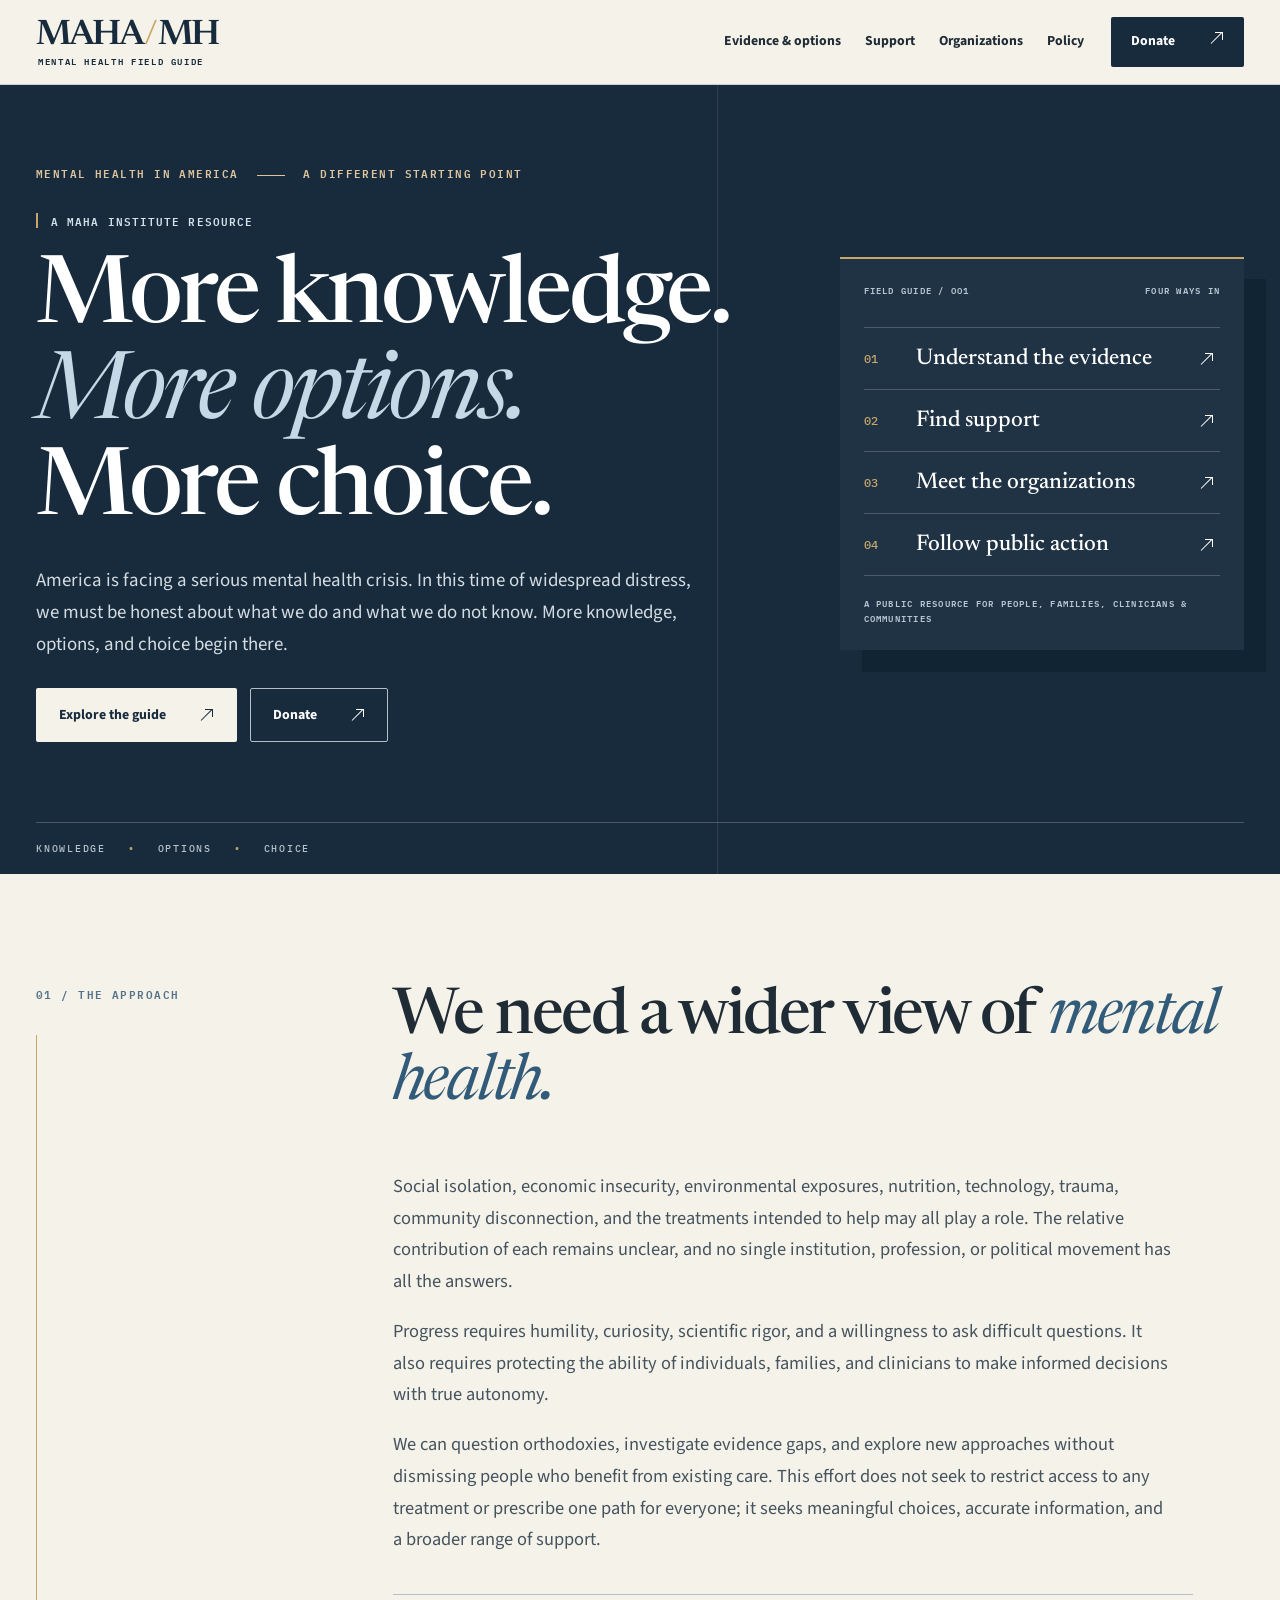
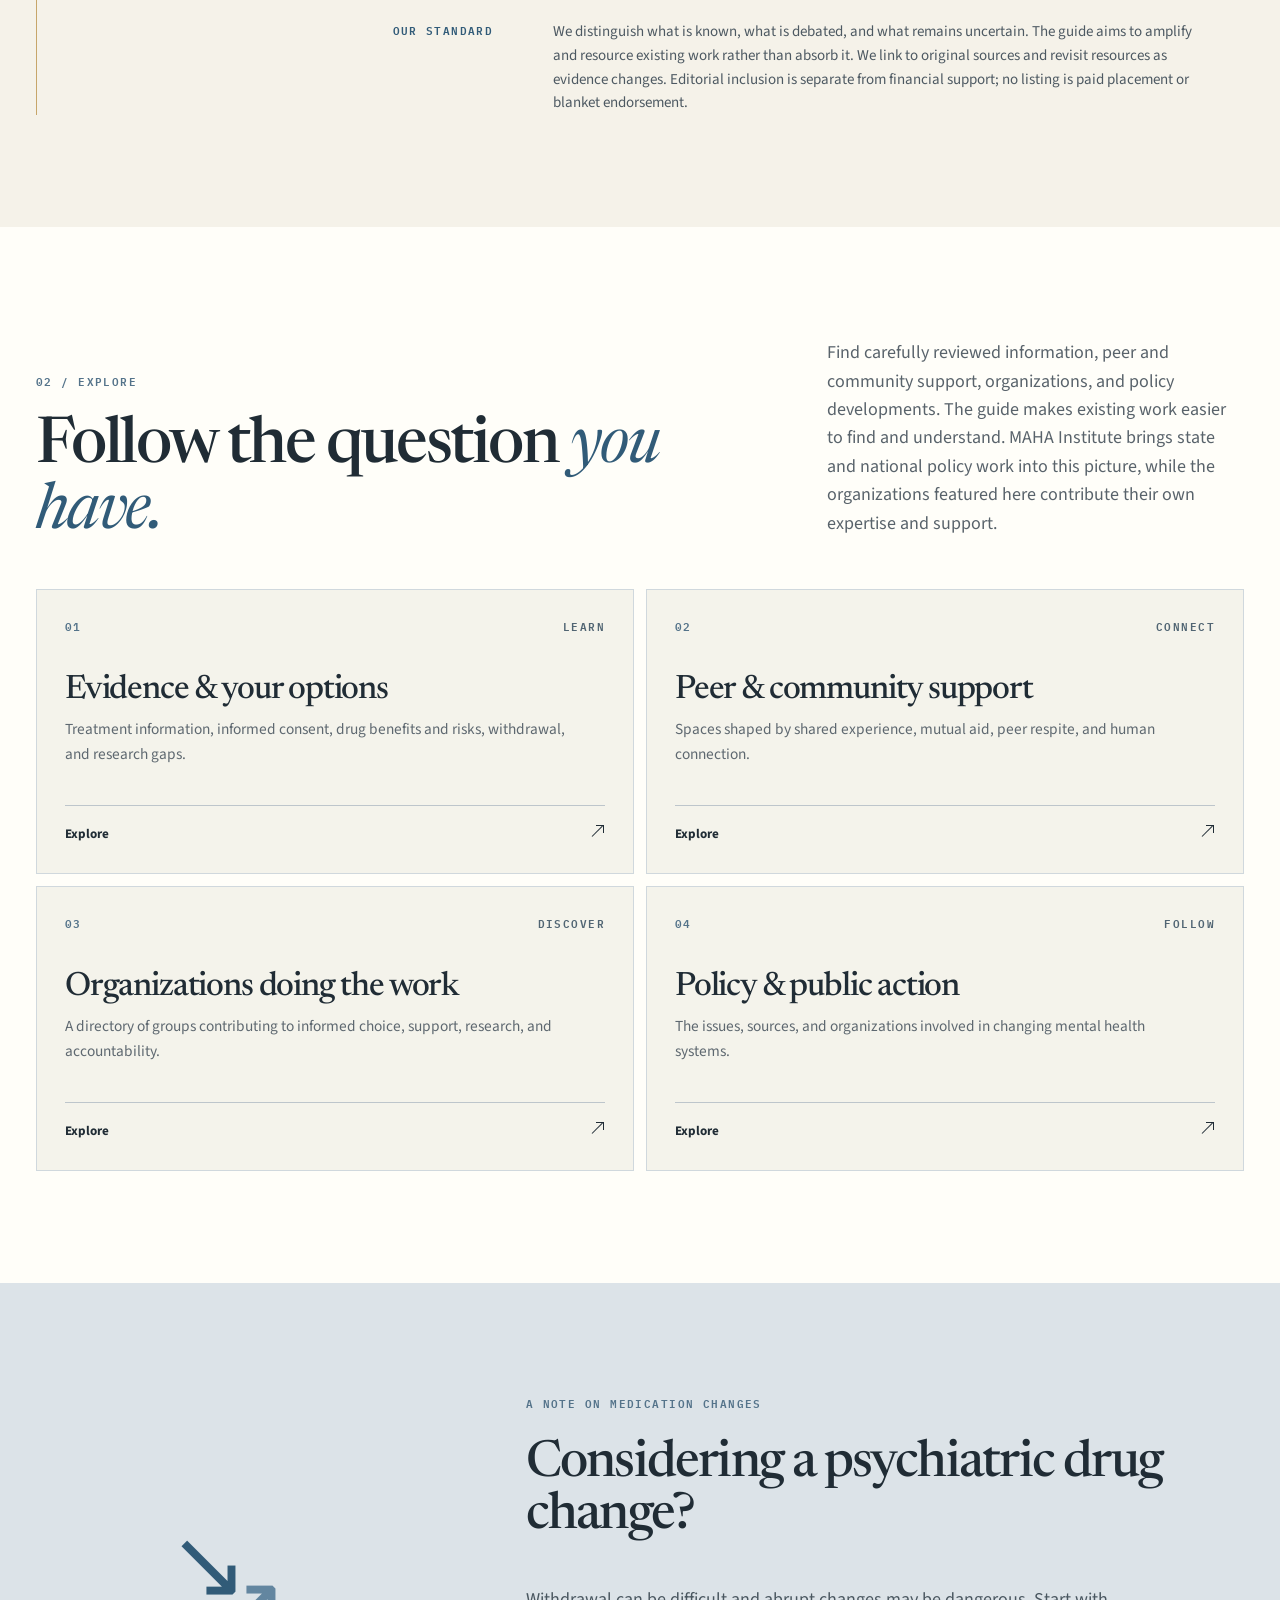
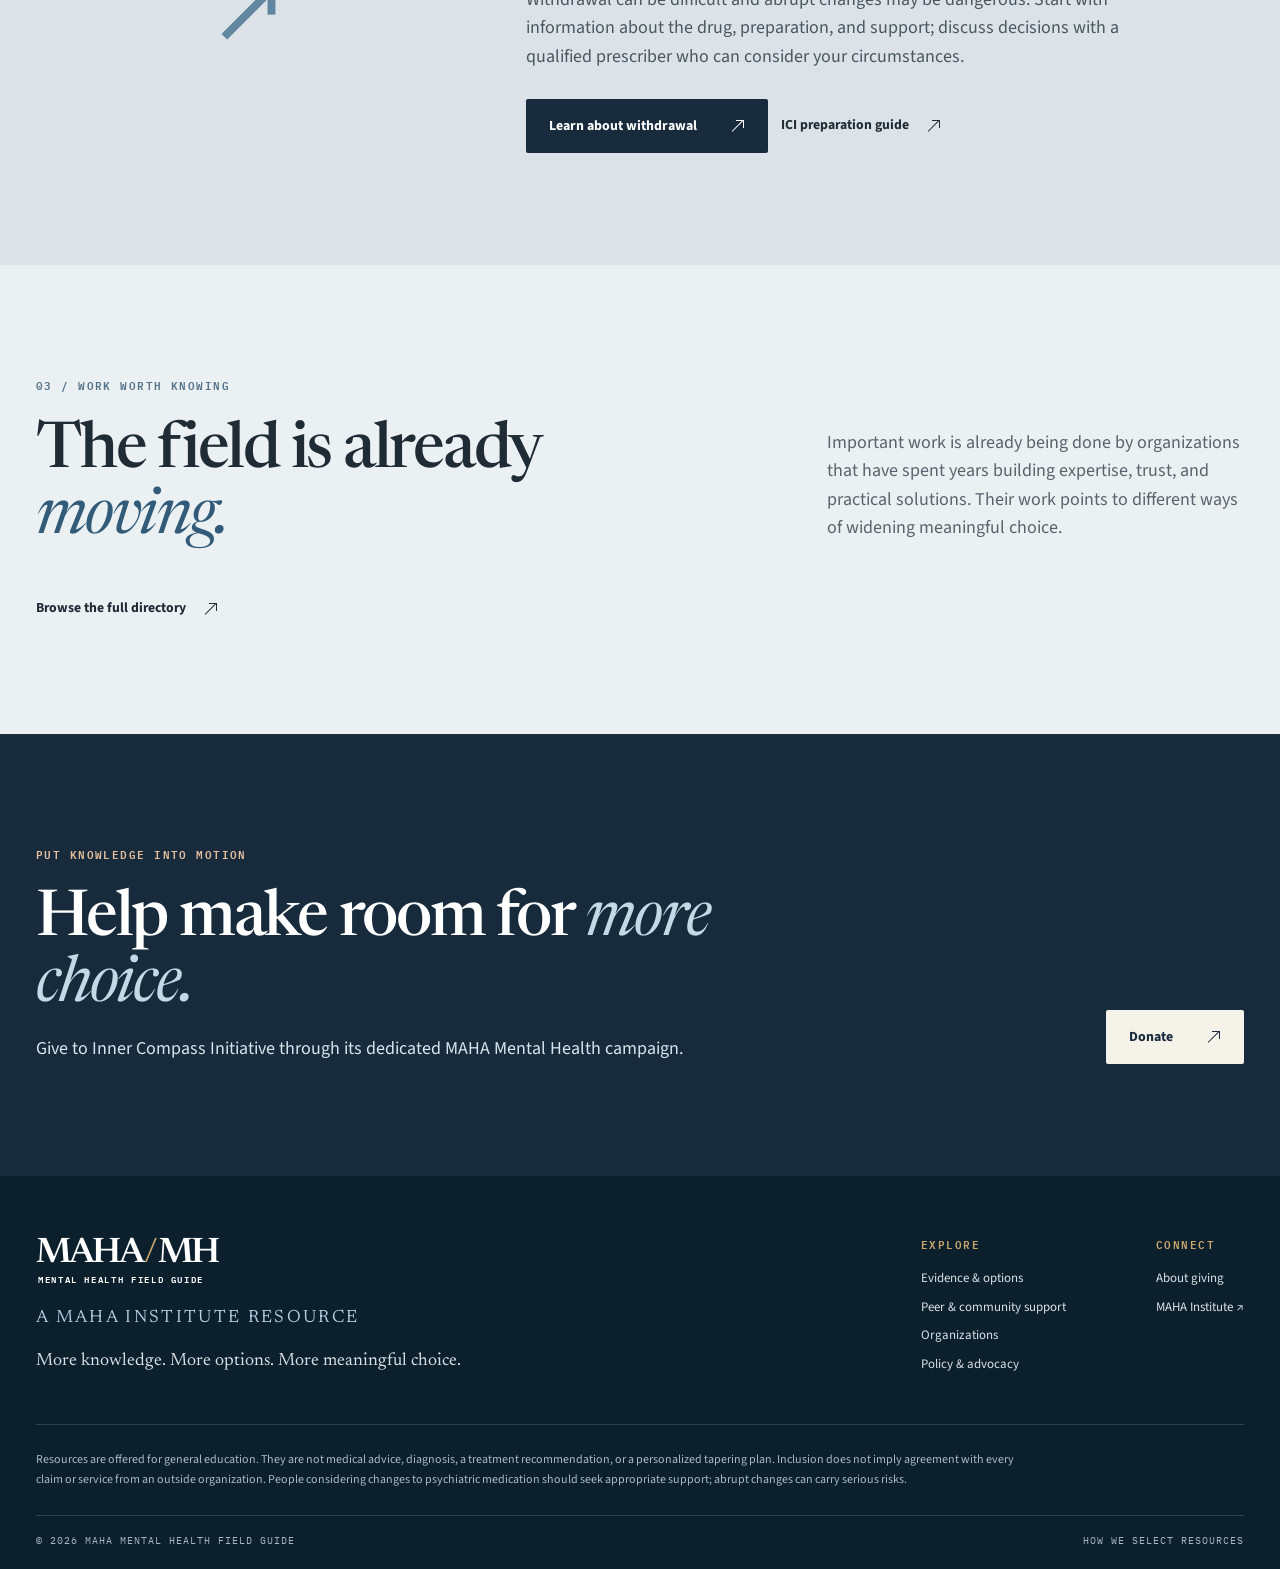
<file: index.html>
<!doctype html>
<html lang="en"><head><meta charset="utf-8"><meta name="viewport" content="width=device-width, initial-scale=1"><meta name="theme-color" content="#172b3d"><meta name="description" content="A starting point for honest information, support, and choice in mental health."><title>Home | MAHA Mental Health Field Guide</title><link rel="icon" type="image/svg+xml" href="favicon-navy.svg"><link rel="preconnect" href="https://fonts.googleapis.com"><link rel="preconnect" href="https://fonts.gstatic.com" crossorigin><link href="https://fonts.googleapis.com/css2?family=IBM+Plex+Mono:wght@400;500;600&family=Newsreader:opsz,wght@6..72,400;6..72,500;6..72,600&family=Source+Sans+3:wght@400;500;600;700&display=swap" rel="stylesheet"><link rel="stylesheet" href="styles.css?v=20260929-arrows"><script src="app.js" defer></script></head>
<body><a class="skip-link" href="#main">Skip to content</a>
<header class="site-header"><div class="shell header-inner"><a class="wordmark" href="index.html" aria-label="MAHA Mental Health Field Guide home"><span class="wordmark-main">MAHA<span class="wordmark-slash">/</span>MH</span><span class="wordmark-sub">MENTAL HEALTH FIELD GUIDE</span></a><a class="mobile-donate" href="https://givebutter.com/maha-mental-health-gvp1bu" target="_blank" rel="noopener noreferrer" aria-label="Donate to Inner Compass Initiative">Donate <span class="link-arrow" aria-hidden="true"></span></a><button class="menu-toggle" type="button" aria-label="Menu" aria-controls="site-nav" aria-expanded="false"><span class="menu-label">Menu</span><span aria-hidden="true">☰</span></button><nav id="site-nav" aria-label="Main navigation"><a href="evidence.html">Evidence & options</a><a href="support.html">Support</a><a href="organizations.html">Organizations</a><a href="policy.html">Policy</a><a class="nav-donate" href="https://givebutter.com/maha-mental-health-gvp1bu" target="_blank" rel="noopener noreferrer" aria-label="Donate to Inner Compass Initiative">Donate <span class="link-arrow" aria-hidden="true"></span></a></nav></div></header>
<main id="main">
<section class="home-hero"><div class="shell hero-layout"><div class="hero-content"><p class="eyebrow light">MENTAL HEALTH IN AMERICA <span class="eyebrow-line"></span> A DIFFERENT STARTING POINT</p><p class="institute-signature">A MAHA Institute resource</p><h1>More knowledge.<br><em>More options.</em><br>More choice.</h1><p class="hero-lead">America is facing a serious mental health crisis. In this time of widespread distress, we must be honest about what we do and what we do not know. More knowledge, options, and choice begin there.</p><div class="hero-actions"><a class="button button-cream" href="evidence.html">Explore the guide <span class="link-arrow" aria-hidden="true"></span></a><a class="button button-outline-light" href="https://givebutter.com/maha-mental-health-gvp1bu" target="_blank" rel="noopener noreferrer" aria-label="Donate to Inner Compass Initiative">Donate <span class="link-arrow" aria-hidden="true"></span></a></div></div><div class="hero-index" aria-label="Explore the guide"><div class="index-top"><span>FIELD GUIDE / 001</span><span>FOUR WAYS IN</span></div><a href="evidence.html"><span>01</span><strong>Understand the evidence</strong><b class="link-arrow" aria-hidden="true"></b></a><a href="support.html"><span>02</span><strong>Find support</strong><b class="link-arrow" aria-hidden="true"></b></a><a href="organizations.html"><span>03</span><strong>Meet the organizations</strong><b class="link-arrow" aria-hidden="true"></b></a><a href="policy.html"><span>04</span><strong>Follow public action</strong><b class="link-arrow" aria-hidden="true"></b></a><div class="index-bottom">A PUBLIC RESOURCE FOR PEOPLE, FAMILIES, CLINICIANS & COMMUNITIES</div></div></div><div class="hero-rule shell"><span>KNOWLEDGE</span><span>OPTIONS</span><span>CHOICE</span></div></section>
<section class="section intro-section" id="approach"><div class="shell intro-grid"><div class="section-side"><span class="section-number">01 / THE APPROACH</span><span class="side-rule"></span></div><div class="prose-large"><h2>We need a wider view of <em>mental health.</em></h2><p>Social isolation, economic insecurity, environmental exposures, nutrition, technology, trauma, community disconnection, and the treatments intended to help may all play a role. The relative contribution of each remains unclear, and no single institution, profession, or political movement has all the answers.</p><p>Progress requires humility, curiosity, scientific rigor, and a willingness to ask difficult questions. It also requires protecting the ability of individuals, families, and clinicians to make informed decisions with true autonomy.</p><p>We can question orthodoxies, investigate evidence gaps, and explore new approaches without dismissing people who benefit from existing care. This effort does not seek to restrict access to any treatment or prescribe one path for everyone; it seeks meaningful choices, accurate information, and a broader range of support.</p><div class="approach-note"><strong>Our standard</strong><p>We distinguish what is known, what is debated, and what remains uncertain. The guide aims to amplify and resource existing work rather than absorb it. We link to original sources and revisit resources as evidence changes. Editorial inclusion is separate from financial support; no listing is paid placement or blanket endorsement.</p></div></div></div></section>
<section class="section pathways"><div class="shell"><div class="section-head"><div><span class="section-number">02 / EXPLORE</span><h2>Follow the question <em>you have.</em></h2></div><p>Find carefully reviewed information, peer and community support, organizations, and policy developments. The guide makes existing work easier to find and understand. MAHA Institute brings state and national policy work into this picture, while the organizations featured here contribute their own expertise and support.</p></div><div class="route-grid"><a class="route-card" href="evidence.html"><span class="route-no">01</span><span class="route-label">LEARN</span><h3>Evidence & your options</h3><p>Treatment information, informed consent, drug benefits and risks, withdrawal, and research gaps.</p><span class="route-action">Explore <span class="link-arrow" aria-hidden="true"></span></span></a><a class="route-card" href="support.html"><span class="route-no">02</span><span class="route-label">CONNECT</span><h3>Peer & community support</h3><p>Spaces shaped by shared experience, mutual aid, peer respite, and human connection.</p><span class="route-action">Explore <span class="link-arrow" aria-hidden="true"></span></span></a><a class="route-card" href="organizations.html"><span class="route-no">03</span><span class="route-label">DISCOVER</span><h3>Organizations doing the work</h3><p>A directory of groups contributing to informed choice, support, research, and accountability.</p><span class="route-action">Explore <span class="link-arrow" aria-hidden="true"></span></span></a><a class="route-card" href="policy.html"><span class="route-no">04</span><span class="route-label">FOLLOW</span><h3>Policy & public action</h3><p>The issues, sources, and organizations involved in changing mental health systems.</p><span class="route-action">Explore <span class="link-arrow" aria-hidden="true"></span></span></a></div></div></section>
<section class="section urgent-section"><div class="shell urgent-grid"><div class="urgent-symbol" aria-hidden="true"><span>↘︎</span><span>↗︎</span></div><div><span class="section-number">A NOTE ON MEDICATION CHANGES</span><h2>Considering a psychiatric drug change?</h2><p>Withdrawal can be difficult and abrupt changes may be dangerous. Start with information about the drug, preparation, and support; discuss decisions with a qualified prescriber who can consider your circumstances.</p><div class="button-row"><a class="button button-dark" href="evidence.html#withdrawal">Learn about withdrawal <span class="link-arrow" aria-hidden="true"></span></a><a class="text-link" href="https://www.theinnercompass.org/prepare" target="_blank" rel="noopener noreferrer">ICI preparation guide<span class="link-arrow" aria-hidden="true"></span></a></div></div></div></section>
<section class="section work-section"><div class="shell"><div class="section-head"><div><span class="section-number">03 / WORK WORTH KNOWING</span><h2>The field is already <em>moving.</em></h2></div><p>Important work is already being done by organizations that have spent years building expertise, trust, and practical solutions. Their work points to different ways of widening meaningful choice.</p></div><a class="text-link" href="organizations.html">Browse the full directory <span class="link-arrow" aria-hidden="true"></span></a></div></section>
<section class="section closing-cta"><div class="shell closing-grid"><div><span class="section-number">PUT KNOWLEDGE INTO MOTION</span><h2>Help make room for <em>more choice.</em></h2><p>Give to Inner Compass Initiative through its dedicated MAHA Mental Health campaign.</p></div><a class="button button-cream" href="https://givebutter.com/maha-mental-health-gvp1bu" target="_blank" rel="noopener noreferrer" aria-label="Donate to Inner Compass Initiative">Donate <span class="link-arrow" aria-hidden="true"></span></a></div></section>
</main>
<footer class="site-footer"><div class="shell"><div class="footer-main"><div><a class="wordmark wordmark-light" href="index.html"><span class="wordmark-main">MAHA<span class="wordmark-slash">/</span>MH</span><span class="wordmark-sub">MENTAL HEALTH FIELD GUIDE</span></a><p class="footer-institute">A MAHA Institute resource</p><p>More knowledge. More options. More meaningful choice.</p></div><div class="footer-nav"><div><span class="footer-label">Explore</span><a href="evidence.html">Evidence & options</a><a href="support.html">Peer & community support</a><a href="organizations.html">Organizations</a><a href="policy.html">Policy & advocacy</a></div><div><span class="footer-label">Connect</span><a href="giving.html">About giving</a><a href="https://www.mahainstitute.us/" target="_blank" rel="noopener noreferrer">MAHA Institute ↗︎</a></div></div></div><div class="footer-disclaimer"><p>Resources are offered for general education. They are not medical advice, diagnosis, a treatment recommendation, or a personalized tapering plan. Inclusion does not imply agreement with every claim or service from an outside organization. People considering changes to psychiatric medication should seek appropriate support; abrupt changes can carry serious risks.</p></div><div class="footer-bottom"><span>© 2026 MAHA Mental Health Field Guide</span><a href="index.html#approach">How we select resources</a></div></div></footer></body></html>
</file>
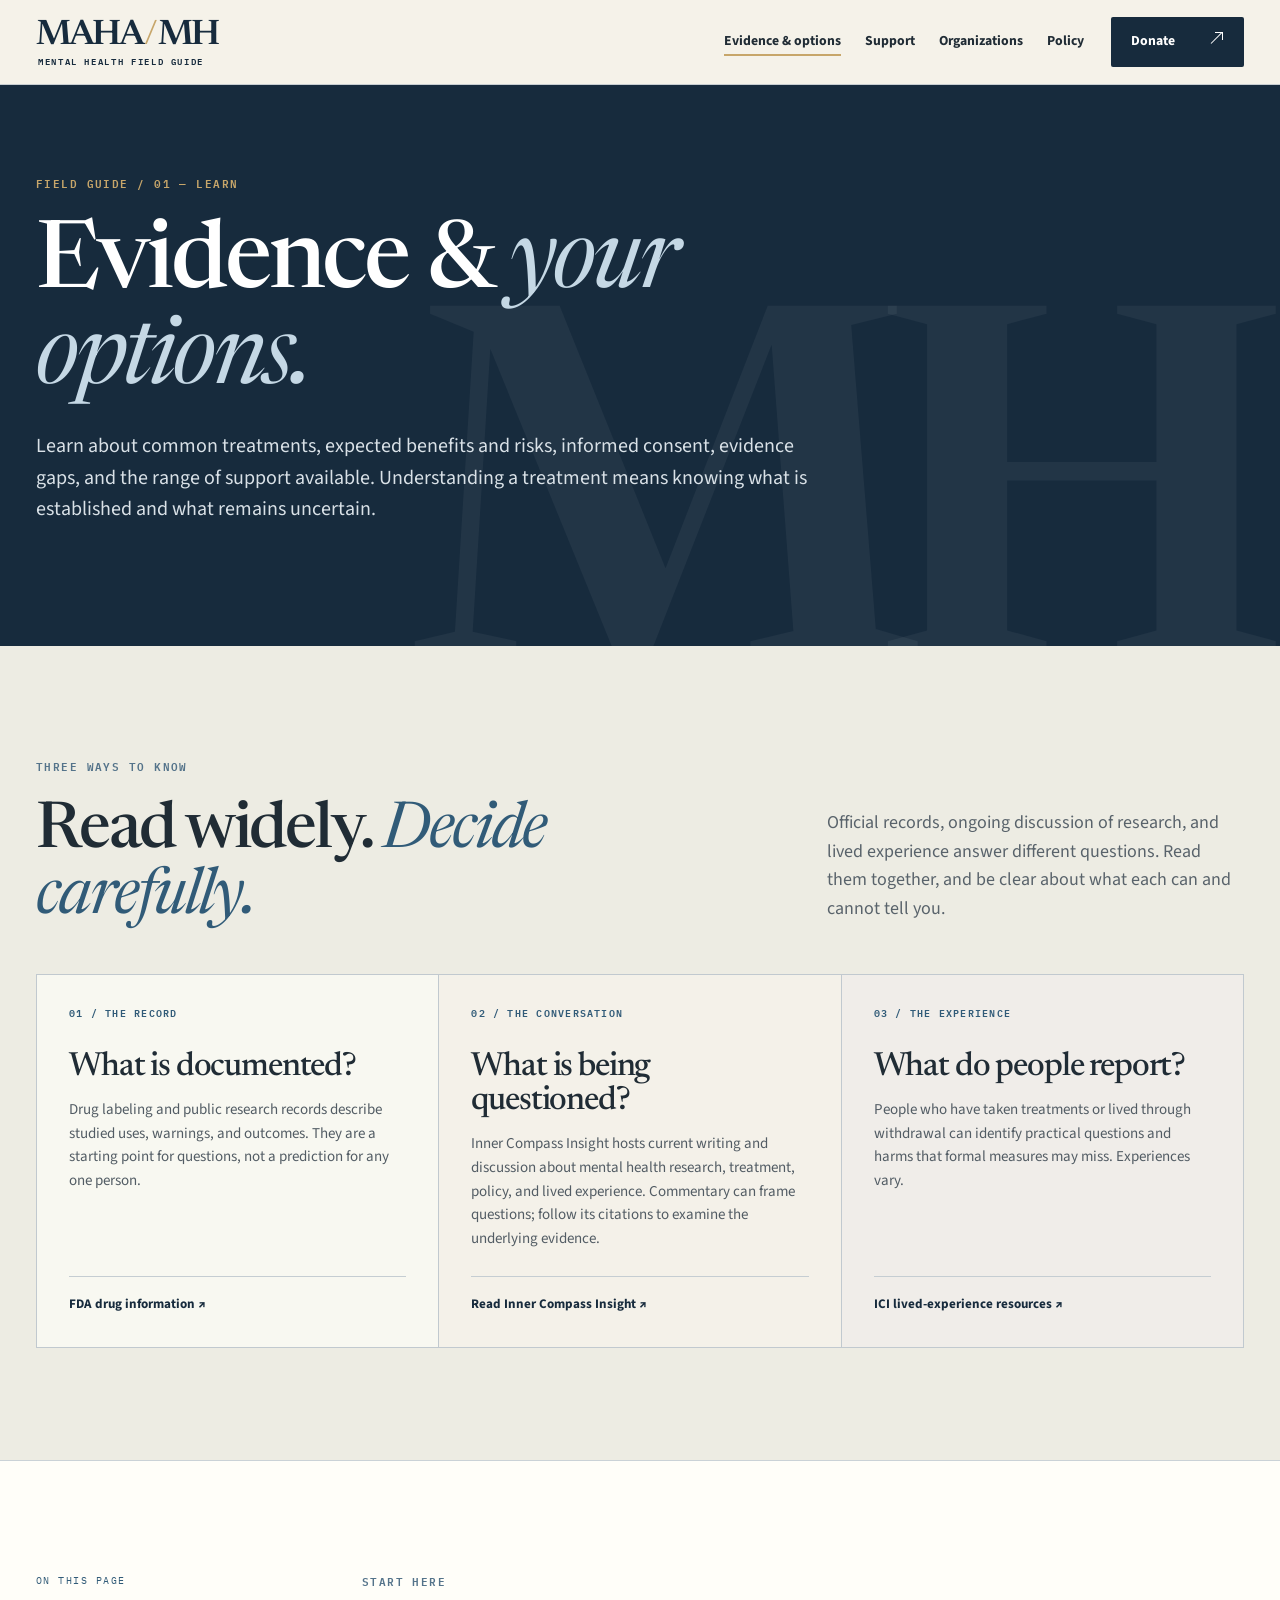
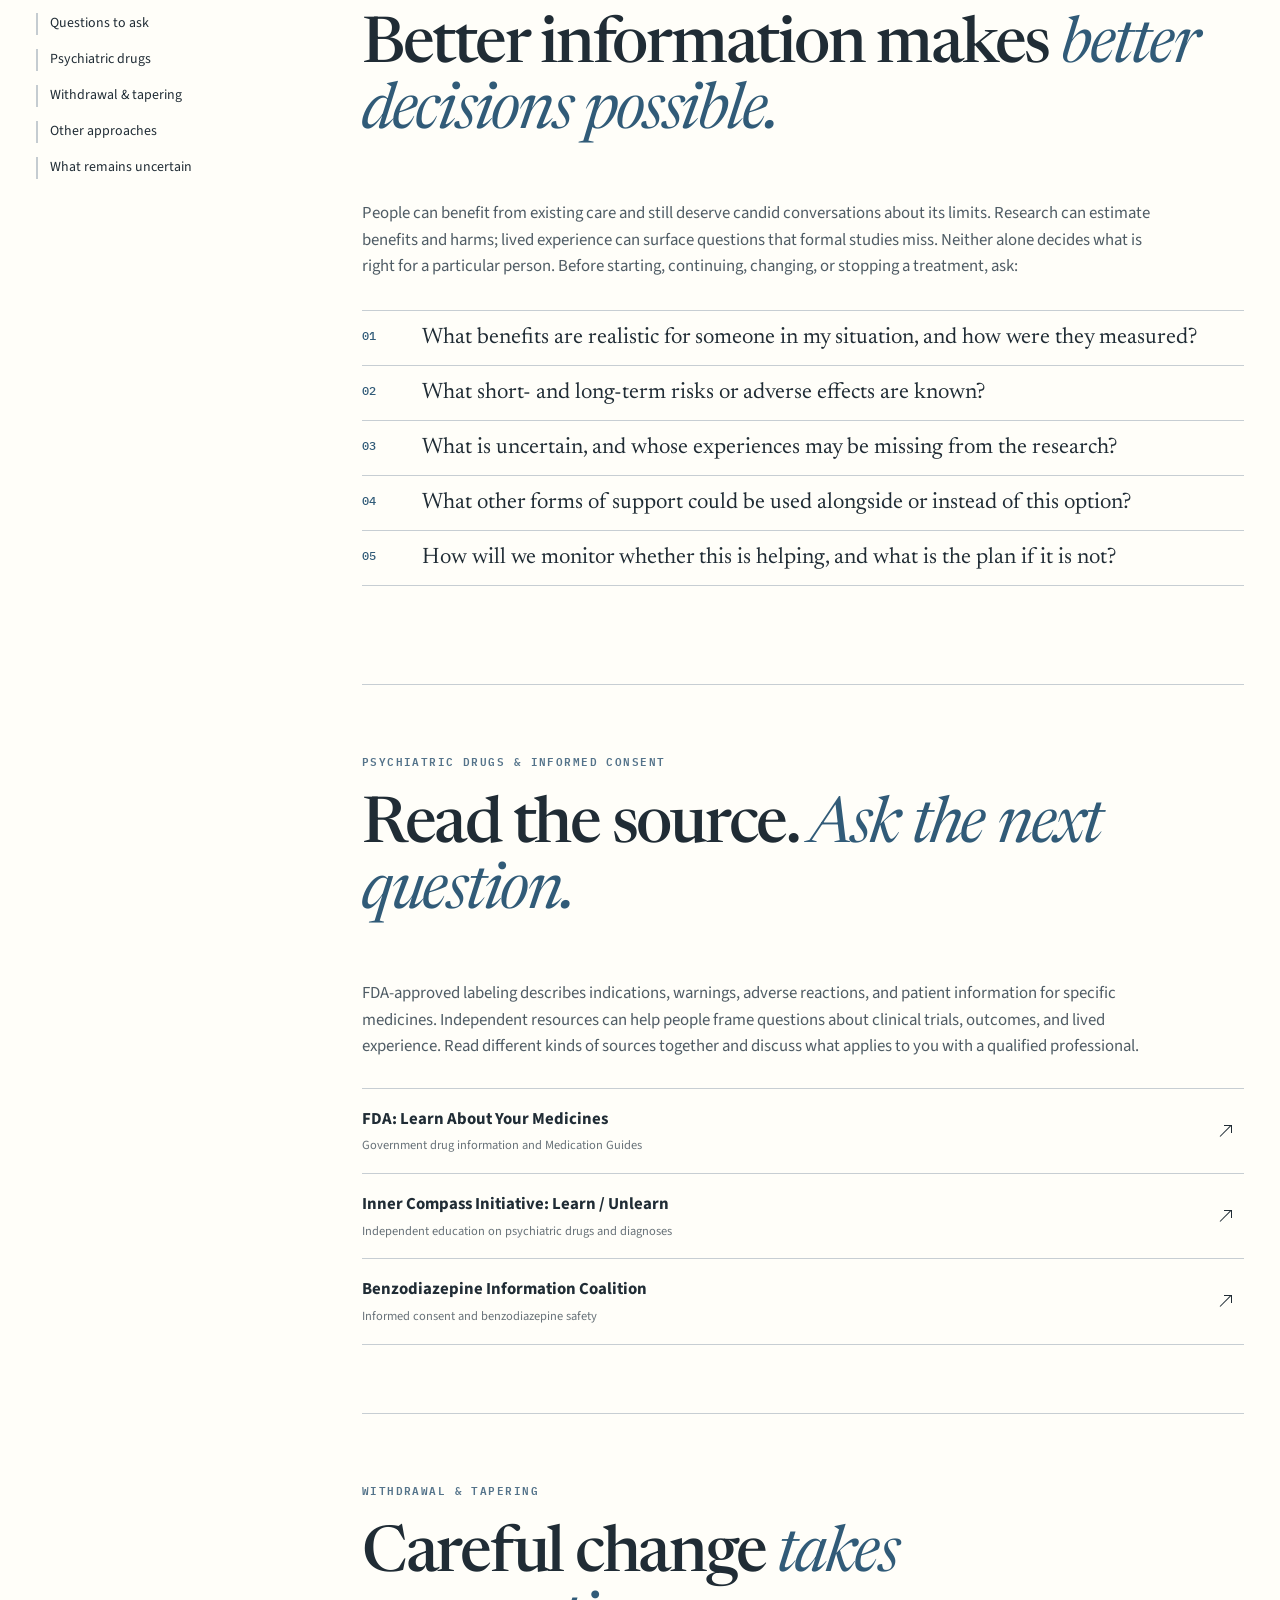
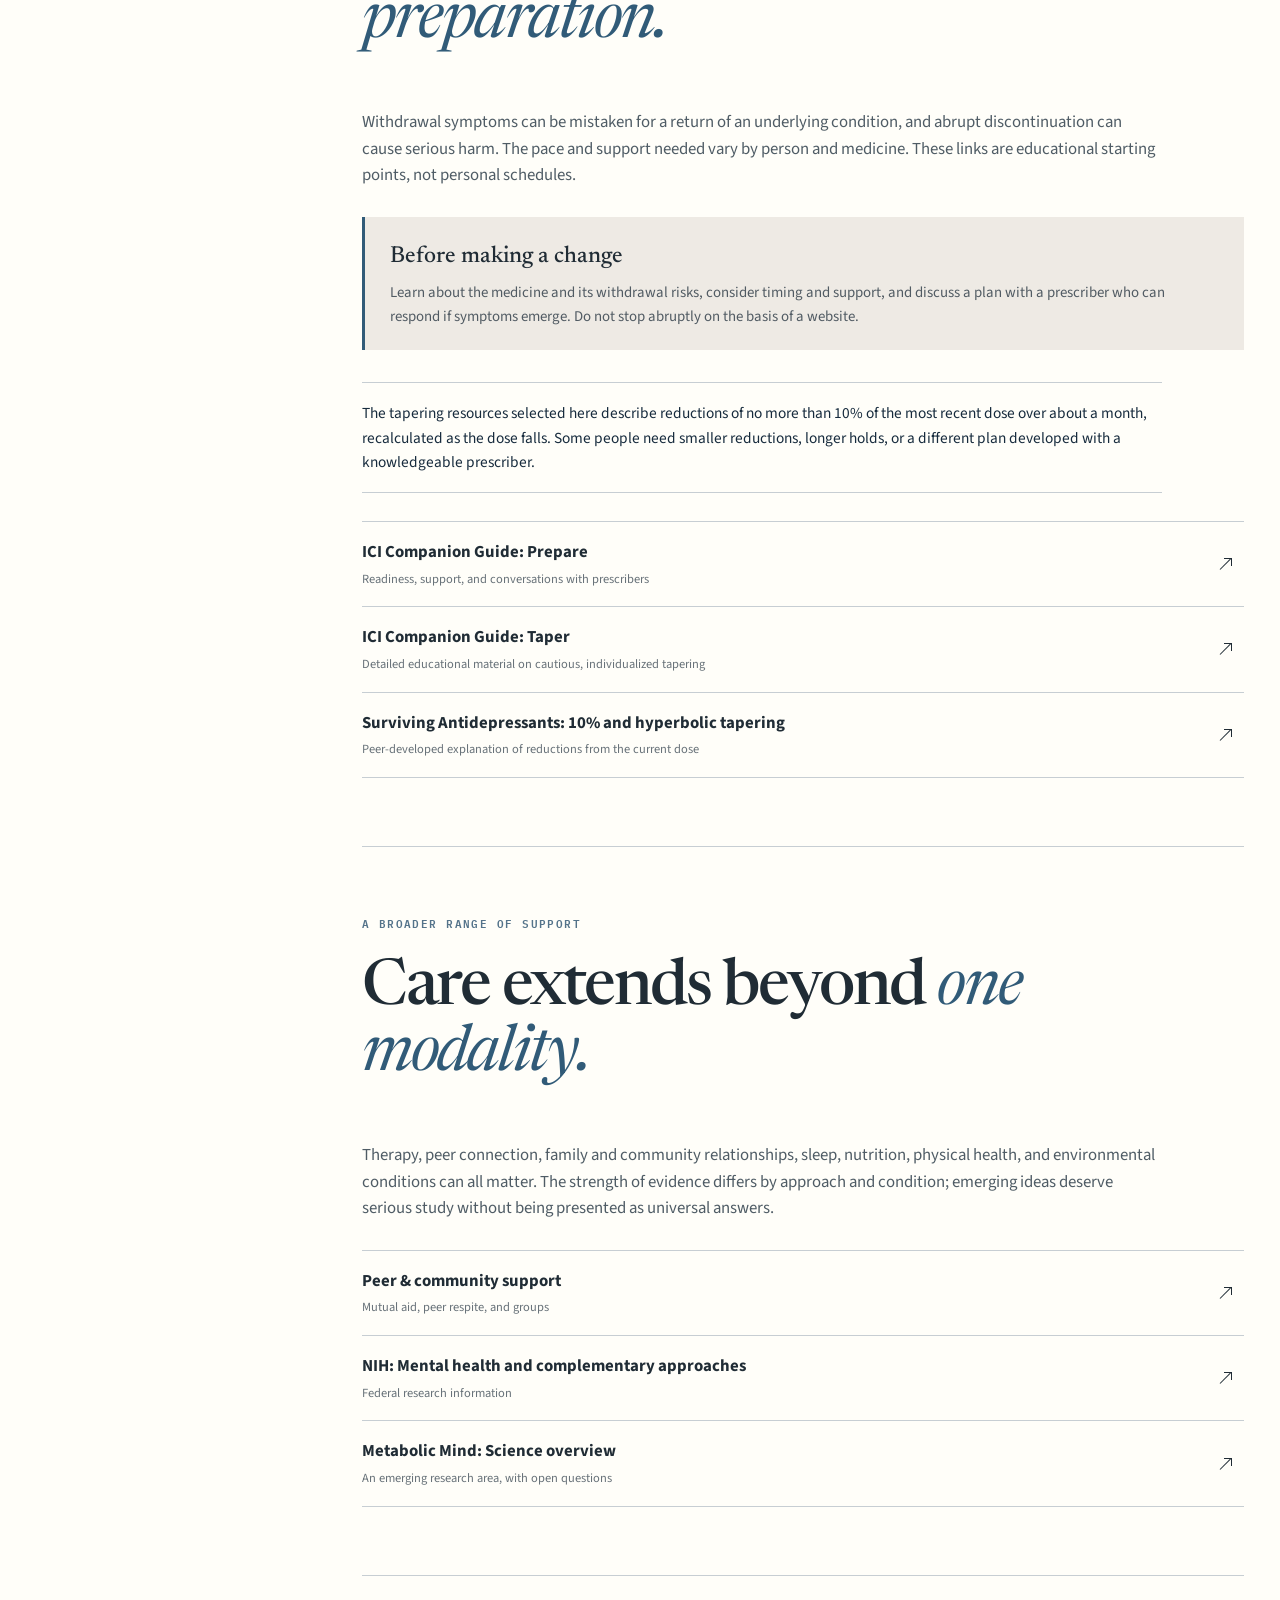
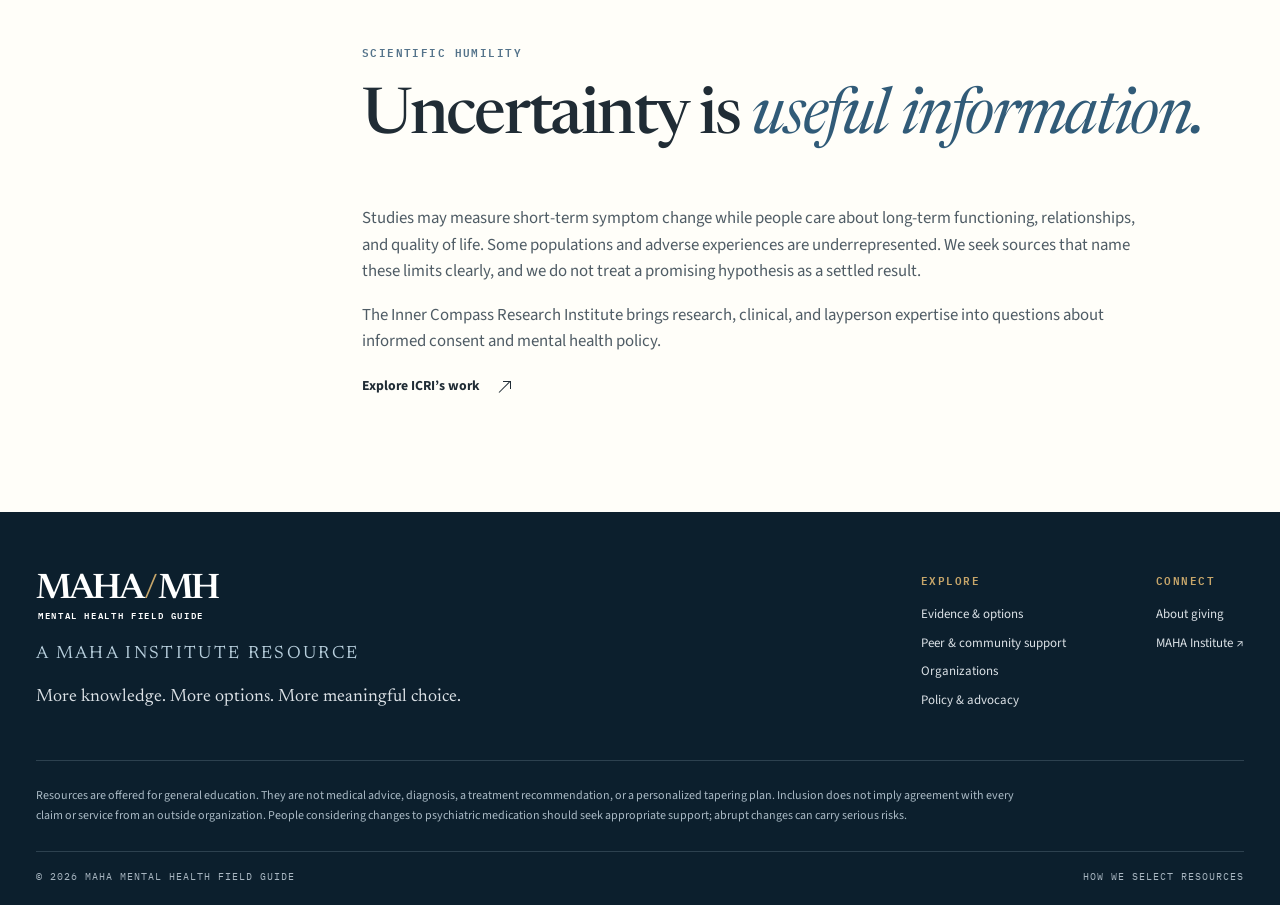
<file: evidence.html>
<!doctype html>
<html lang="en"><head><meta charset="utf-8"><meta name="viewport" content="width=device-width, initial-scale=1"><meta name="theme-color" content="#172b3d"><meta name="description" content="Explore mental health evidence, informed consent, psychiatric drugs, withdrawal, and other approaches."><title>Evidence & Options | MAHA Mental Health Field Guide</title><link rel="icon" type="image/svg+xml" href="favicon-navy.svg"><link rel="preconnect" href="https://fonts.googleapis.com"><link rel="preconnect" href="https://fonts.gstatic.com" crossorigin><link href="https://fonts.googleapis.com/css2?family=IBM+Plex+Mono:wght@400;500;600&family=Newsreader:opsz,wght@6..72,400;6..72,500;6..72,600&family=Source+Sans+3:wght@400;500;600;700&display=swap" rel="stylesheet"><link rel="stylesheet" href="styles.css?v=20260929-arrows"><script src="app.js" defer></script></head>
<body><a class="skip-link" href="#main">Skip to content</a>
<header class="site-header"><div class="shell header-inner"><a class="wordmark" href="index.html" aria-label="MAHA Mental Health Field Guide home"><span class="wordmark-main">MAHA<span class="wordmark-slash">/</span>MH</span><span class="wordmark-sub">MENTAL HEALTH FIELD GUIDE</span></a><a class="mobile-donate" href="https://givebutter.com/maha-mental-health-gvp1bu" target="_blank" rel="noopener noreferrer" aria-label="Donate to Inner Compass Initiative">Donate <span class="link-arrow" aria-hidden="true"></span></a><button class="menu-toggle" type="button" aria-label="Menu" aria-controls="site-nav" aria-expanded="false"><span class="menu-label">Menu</span><span aria-hidden="true">☰</span></button><nav id="site-nav" aria-label="Main navigation"><a href="evidence.html" aria-current="page">Evidence & options</a><a href="support.html">Support</a><a href="organizations.html">Organizations</a><a href="policy.html">Policy</a><a class="nav-donate" href="https://givebutter.com/maha-mental-health-gvp1bu" target="_blank" rel="noopener noreferrer" aria-label="Donate to Inner Compass Initiative">Donate <span class="link-arrow" aria-hidden="true"></span></a></nav></div></header>
<main id="main"><section class="page-hero"><div class="shell"><p class="eyebrow">FIELD GUIDE / 01 — LEARN</p><h1>Evidence & <em>your options.</em></h1><p>Learn about common treatments, expected benefits and risks, informed consent, evidence gaps, and the range of support available. Understanding a treatment means knowing what is established and what remains uncertain.</p></div></section>
<section class="section source-guide"><div class="shell"><div class="section-head"><div><span class="section-number">THREE WAYS TO KNOW</span><h2>Read widely. <em>Decide carefully.</em></h2></div><p>Official records, ongoing discussion of research, and lived experience answer different questions. Read them together, and be clear about what each can and cannot tell you.</p></div><div class="source-guide-grid"><article><span>01 / THE RECORD</span><h3>What is documented?</h3><p>Drug labeling and public research records describe studied uses, warnings, and outcomes. They are a starting point for questions, not a prediction for any one person.</p><a href="https://www.fda.gov/patients/learn-about-your-medicines" target="_blank" rel="noopener noreferrer">FDA drug information ↗︎</a></article><article><span>02 / THE CONVERSATION</span><h3>What is being questioned?</h3><p>Inner Compass Insight hosts current writing and discussion about mental health research, treatment, policy, and lived experience. Commentary can frame questions; follow its citations to examine the underlying evidence.</p><a href="https://innercompassinsight.substack.com/" target="_blank" rel="noopener noreferrer">Read Inner Compass Insight ↗︎</a></article><article><span>03 / THE EXPERIENCE</span><h3>What do people report?</h3><p>People who have taken treatments or lived through withdrawal can identify practical questions and harms that formal measures may miss. Experiences vary.</p><a href="https://www.theinnercompass.org/learn" target="_blank" rel="noopener noreferrer">ICI lived-experience resources ↗︎</a></article></div></div></section>
<section class="section"><div class="shell page-layout"><aside class="page-aside"><span>ON THIS PAGE</span><a href="#questions">Questions to ask</a><a href="#medicines">Psychiatric drugs</a><a href="#withdrawal">Withdrawal & tapering</a><a href="#beyond">Other approaches</a><a href="#uncertainty">What remains uncertain</a></aside><div class="page-content"><section id="questions"><span class="section-number">START HERE</span><h2>Better information makes <em>better decisions possible.</em></h2><p>People can benefit from existing care and still deserve candid conversations about its limits. Research can estimate benefits and harms; lived experience can surface questions that formal studies miss. Neither alone decides what is right for a particular person. Before starting, continuing, changing, or stopping a treatment, ask:</p><ol class="question-list"><li>What benefits are realistic for someone in my situation, and how were they measured?</li><li>What short- and long-term risks or adverse effects are known?</li><li>What is uncertain, and whose experiences may be missing from the research?</li><li>What other forms of support could be used alongside or instead of this option?</li><li>How will we monitor whether this is helping, and what is the plan if it is not?</li></ol></section>
<section id="medicines"><span class="section-number">PSYCHIATRIC DRUGS & INFORMED CONSENT</span><h2>Read the source. <em>Ask the next question.</em></h2><p>FDA-approved labeling describes indications, warnings, adverse reactions, and patient information for specific medicines. Independent resources can help people frame questions about clinical trials, outcomes, and lived experience. Read different kinds of sources together and discuss what applies to you with a qualified professional.</p><div class="link-rows"><a href="https://www.fda.gov/patients/learn-about-your-medicines" target="_blank" rel="noopener noreferrer"><strong>FDA: Learn About Your Medicines</strong><small>Government drug information and Medication Guides</small><span class="link-arrow" aria-hidden="true"></span></a><a href="https://www.theinnercompass.org/learn-unlearn" target="_blank" rel="noopener noreferrer"><strong>Inner Compass Initiative: Learn / Unlearn</strong><small>Independent education on psychiatric drugs and diagnoses</small><span class="link-arrow" aria-hidden="true"></span></a><a href="https://www.benzoinfo.com/informed-consent/" target="_blank" rel="noopener noreferrer"><strong>Benzodiazepine Information Coalition</strong><small>Informed consent and benzodiazepine safety</small><span class="link-arrow" aria-hidden="true"></span></a></div></section>
<section id="withdrawal"><span class="section-number">WITHDRAWAL & TAPERING</span><h2>Careful change <em>takes preparation.</em></h2><p>Withdrawal symptoms can be mistaken for a return of an underlying condition, and abrupt discontinuation can cause serious harm. The pace and support needed vary by person and medicine. These links are educational starting points, not personal schedules.</p><div class="callout"><strong>Before making a change</strong><p>Learn about the medicine and its withdrawal risks, consider timing and support, and discuss a plan with a prescriber who can respond if symptoms emerge. Do not stop abruptly on the basis of a website.</p></div><p class="selection-note">The tapering resources selected here describe reductions of no more than 10% of the most recent dose over about a month, recalculated as the dose falls. Some people need smaller reductions, longer holds, or a different plan developed with a knowledgeable prescriber.</p><div class="link-rows"><a href="https://www.theinnercompass.org/prepare" target="_blank" rel="noopener noreferrer"><strong>ICI Companion Guide: Prepare</strong><small>Readiness, support, and conversations with prescribers</small><span class="link-arrow" aria-hidden="true"></span></a><a href="https://www.theinnercompass.org/taper" target="_blank" rel="noopener noreferrer"><strong>ICI Companion Guide: Taper</strong><small>Detailed educational material on cautious, individualized tapering</small><span class="link-arrow" aria-hidden="true"></span></a><a href="https://www.survivingantidepressants.org/forums/topic/1024-why-taper-by-10-of-my-dosage-what-is-hyperbolic-tapering/" target="_blank" rel="noopener noreferrer"><strong>Surviving Antidepressants: 10% and hyperbolic tapering</strong><small>Peer-developed explanation of reductions from the current dose</small><span class="link-arrow" aria-hidden="true"></span></a></div></section>
<section id="beyond"><span class="section-number">A BROADER RANGE OF SUPPORT</span><h2>Care extends beyond <em>one modality.</em></h2><p>Therapy, peer connection, family and community relationships, sleep, nutrition, physical health, and environmental conditions can all matter. The strength of evidence differs by approach and condition; emerging ideas deserve serious study without being presented as universal answers.</p><div class="link-rows"><a href="support.html"><strong>Peer & community support</strong><small>Mutual aid, peer respite, and groups</small><span class="link-arrow" aria-hidden="true"></span></a><a href="https://www.nccih.nih.gov/health/mental-health" target="_blank" rel="noopener noreferrer"><strong>NIH: Mental health and complementary approaches</strong><small>Federal research information</small><span class="link-arrow" aria-hidden="true"></span></a><a href="https://www.metabolicmind.org/resources/science/overview/" target="_blank" rel="noopener noreferrer"><strong>Metabolic Mind: Science overview</strong><small>An emerging research area, with open questions</small><span class="link-arrow" aria-hidden="true"></span></a></div></section>
<section id="uncertainty"><span class="section-number">SCIENTIFIC HUMILITY</span><h2>Uncertainty is <em>useful information.</em></h2><p>Studies may measure short-term symptom change while people care about long-term functioning, relationships, and quality of life. Some populations and adverse experiences are underrepresented. We seek sources that name these limits clearly, and we do not treat a promising hypothesis as a settled result.</p><p>The Inner Compass Research Institute brings research, clinical, and layperson expertise into questions about informed consent and mental health policy.</p><a class="text-link" href="https://www.theinnercompass.org/researchinstitute" target="_blank" rel="noopener noreferrer">Explore ICRI’s work <span class="link-arrow" aria-hidden="true"></span></a></section></div></div></section></main>
<footer class="site-footer"><div class="shell"><div class="footer-main"><div><a class="wordmark wordmark-light" href="index.html"><span class="wordmark-main">MAHA<span class="wordmark-slash">/</span>MH</span><span class="wordmark-sub">MENTAL HEALTH FIELD GUIDE</span></a><p class="footer-institute">A MAHA Institute resource</p><p>More knowledge. More options. More meaningful choice.</p></div><div class="footer-nav"><div><span class="footer-label">Explore</span><a href="evidence.html">Evidence & options</a><a href="support.html">Peer & community support</a><a href="organizations.html">Organizations</a><a href="policy.html">Policy & advocacy</a></div><div><span class="footer-label">Connect</span><a href="giving.html">About giving</a><a href="https://www.mahainstitute.us/" target="_blank" rel="noopener noreferrer">MAHA Institute ↗︎</a></div></div></div><div class="footer-disclaimer"><p>Resources are offered for general education. They are not medical advice, diagnosis, a treatment recommendation, or a personalized tapering plan. Inclusion does not imply agreement with every claim or service from an outside organization. People considering changes to psychiatric medication should seek appropriate support; abrupt changes can carry serious risks.</p></div><div class="footer-bottom"><span>© 2026 MAHA Mental Health Field Guide</span><a href="index.html#approach">How we select resources</a></div></div></footer></body></html>
</file>
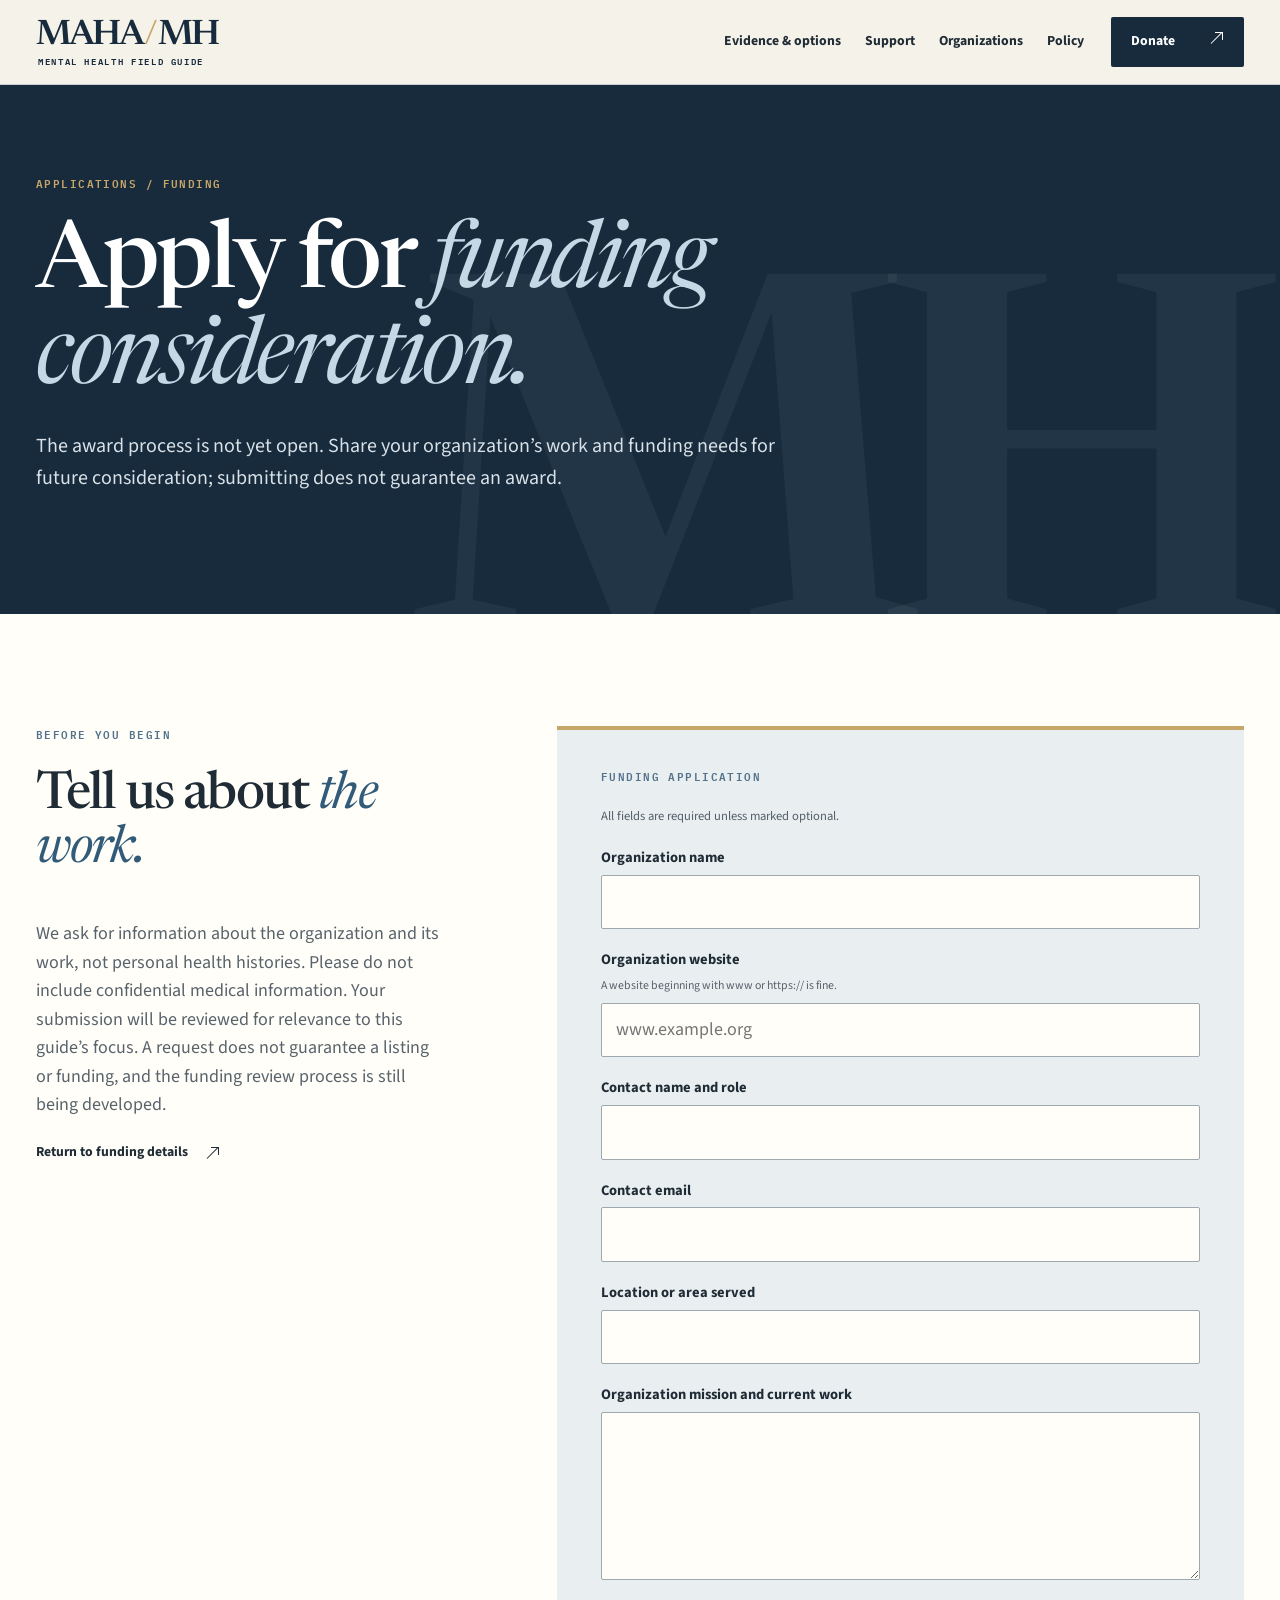
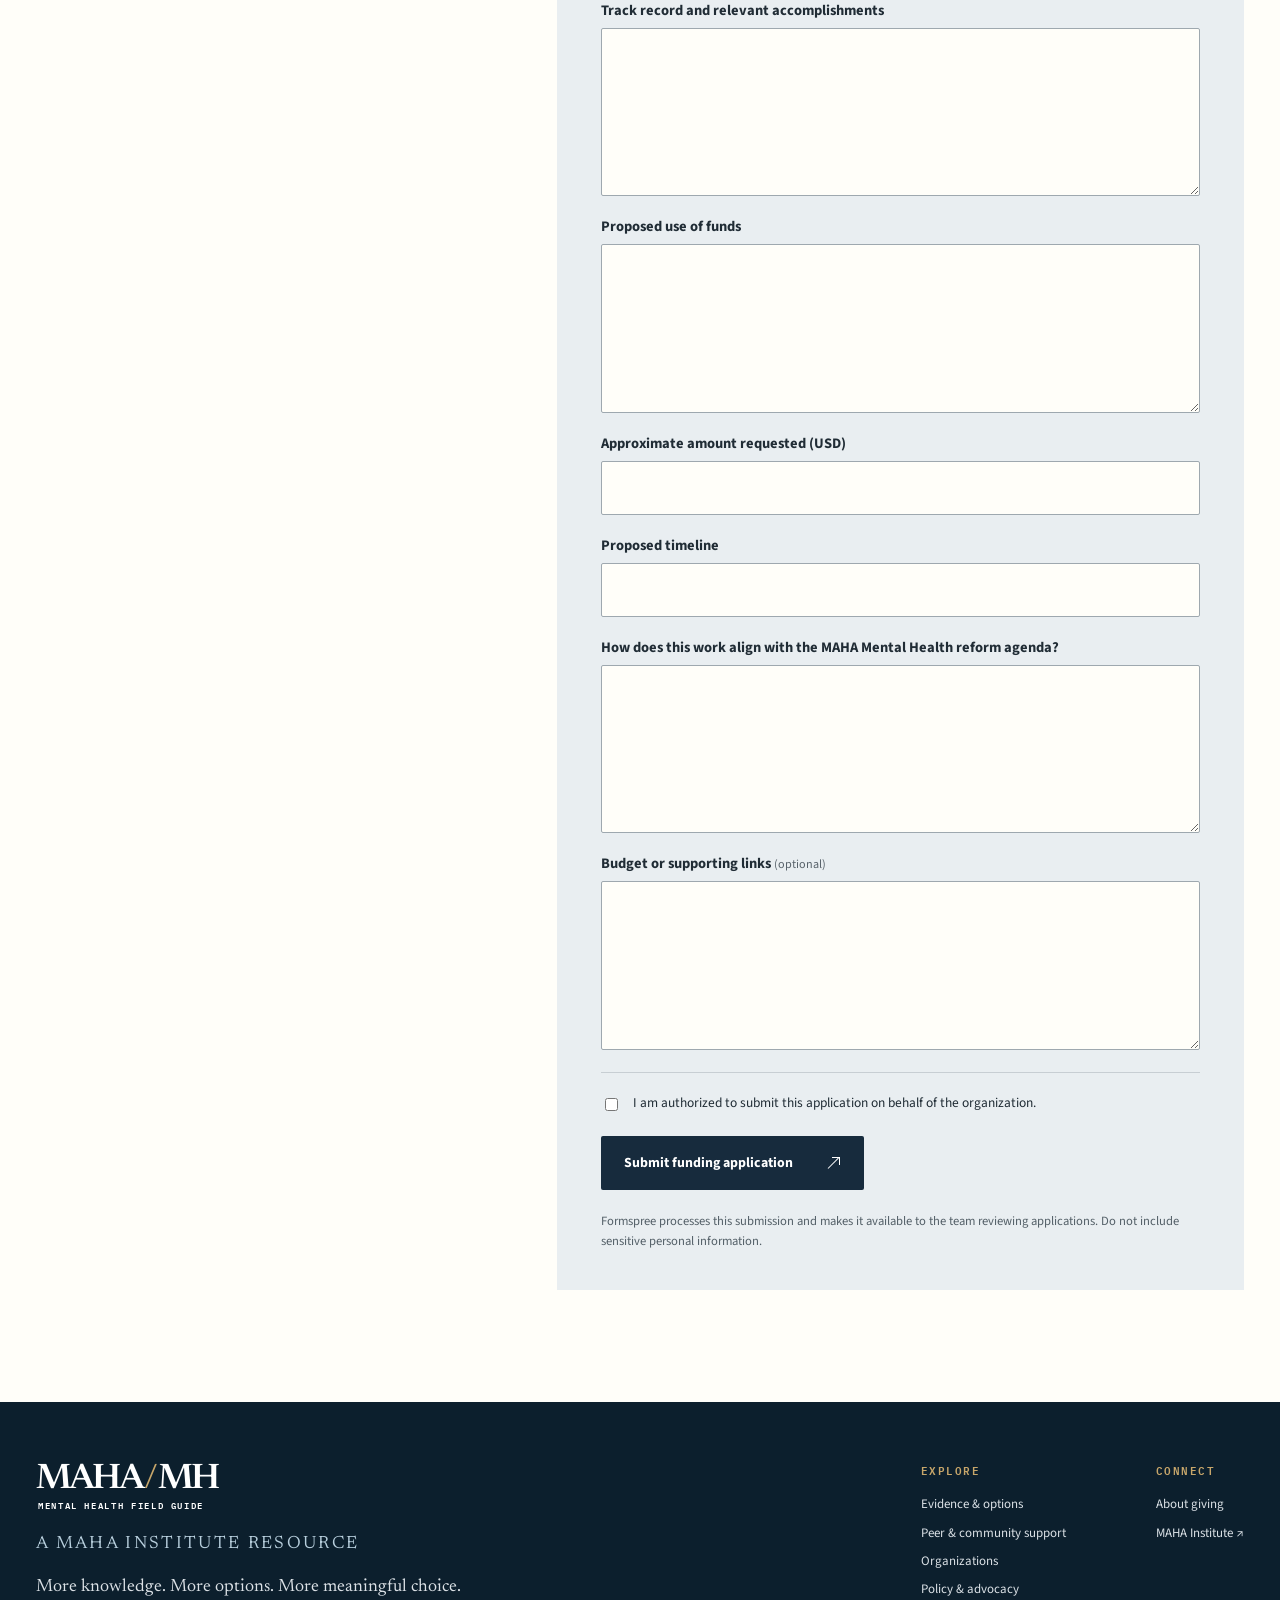
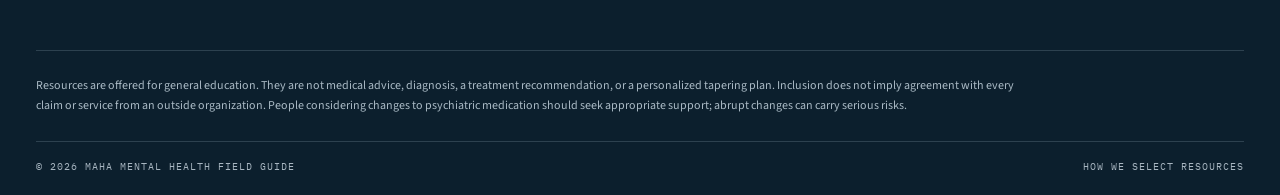
<file: funding-application.html>
<!doctype html>
<html lang="en"><head><meta charset="utf-8"><meta name="viewport" content="width=device-width, initial-scale=1"><meta name="theme-color" content="#172b3d"><meta name="description" content="Request funding consideration for an aligned organization."><title>Funding Application | MAHA Mental Health Field Guide</title><link rel="icon" type="image/svg+xml" href="favicon-navy.svg"><link rel="preconnect" href="https://fonts.googleapis.com"><link rel="preconnect" href="https://fonts.gstatic.com" crossorigin><link href="https://fonts.googleapis.com/css2?family=IBM+Plex+Mono:wght@400;500;600&family=Newsreader:opsz,wght@6..72,400;6..72,500;6..72,600&family=Source+Sans+3:wght@400;500;600;700&display=swap" rel="stylesheet"><link rel="stylesheet" href="styles.css?v=20260929-arrows"><script src="app.js" defer></script></head>
<body><a class="skip-link" href="#main">Skip to content</a>
<header class="site-header"><div class="shell header-inner"><a class="wordmark" href="index.html" aria-label="MAHA Mental Health Field Guide home"><span class="wordmark-main">MAHA<span class="wordmark-slash">/</span>MH</span><span class="wordmark-sub">MENTAL HEALTH FIELD GUIDE</span></a><a class="mobile-donate" href="https://givebutter.com/maha-mental-health-gvp1bu" target="_blank" rel="noopener noreferrer" aria-label="Donate to Inner Compass Initiative">Donate <span class="link-arrow" aria-hidden="true"></span></a><button class="menu-toggle" type="button" aria-label="Menu" aria-controls="site-nav" aria-expanded="false"><span class="menu-label">Menu</span><span aria-hidden="true">☰</span></button><nav id="site-nav" aria-label="Main navigation"><a href="evidence.html">Evidence & options</a><a href="support.html">Support</a><a href="organizations.html">Organizations</a><a href="policy.html">Policy</a><a class="nav-donate" href="https://givebutter.com/maha-mental-health-gvp1bu" target="_blank" rel="noopener noreferrer" aria-label="Donate to Inner Compass Initiative">Donate <span class="link-arrow" aria-hidden="true"></span></a></nav></div></header>
<main id="main"><section class="page-hero application-hero"><div class="shell"><p class="eyebrow">APPLICATIONS / FUNDING</p><h1>Apply for <em>funding consideration.</em></h1><p>The award process is not yet open. Share your organization’s work and funding needs for future consideration; submitting does not guarantee an award.</p></div></section><section class="section application-section"><div class="shell application-layout"><div class="application-context"><span class="section-number">BEFORE YOU BEGIN</span><h2>Tell us about <em>the work.</em></h2><p>We ask for information about the organization and its work, not personal health histories. Please do not include confidential medical information. Your submission will be reviewed for relevance to this guide’s focus. A request does not guarantee a listing or funding, and the funding review process is still being developed.</p><a class="text-link" href="giving.html#funding">Return to funding details <span class="link-arrow" aria-hidden="true"></span></a></div><form class="application-form" method="POST" action="https://formspree.io/f/xzezyrql"><input type="hidden" name="subject" value="MAHA Mental Health — Funding application"><input type="text" name="_gotcha" class="honeypot" tabindex="-1" autocomplete="off" aria-hidden="true"><span class="section-number">FUNDING APPLICATION</span><p class="form-required">All fields are required unless marked optional.</p><div class="application-field"><label for="organization_name">Organization name</label><input id="organization_name" name="organization_name" type="text" required></div><div class="application-field"><label for="organization_website">Organization website</label><small>A website beginning with www or https:// is fine.</small><input id="organization_website" name="organization_website" type="text" inputmode="url" autocomplete="url" placeholder="www.example.org" required></div><div class="application-field"><label for="contact_name">Contact name and role</label><input id="contact_name" name="contact_name" type="text" required></div><div class="application-field"><label for="email">Contact email</label><input id="email" name="email" type="email" required></div><div class="application-field"><label for="location">Location or area served</label><input id="location" name="location" type="text" required></div><div class="application-field"><label for="mission">Organization mission and current work</label><textarea id="mission" name="mission" rows="5" required></textarea></div><div class="application-field"><label for="track_record">Track record and relevant accomplishments</label><textarea id="track_record" name="track_record" rows="5" required></textarea></div><div class="application-field"><label for="proposed_use">Proposed use of funds</label><textarea id="proposed_use" name="proposed_use" rows="5" required></textarea></div><div class="application-field"><label for="amount_requested">Approximate amount requested (USD)</label><input id="amount_requested" name="amount_requested" type="number" min="1" step="1" required></div><div class="application-field"><label for="timeline">Proposed timeline</label><input id="timeline" name="timeline" type="text" required></div><div class="application-field"><label for="alignment">How does this work align with the MAHA Mental Health reform agenda?</label><textarea id="alignment" name="alignment" rows="5" required></textarea></div><div class="application-field"><label for="supporting_links">Budget or supporting links <span>(optional)</span></label><textarea id="supporting_links" name="supporting_links" rows="5"></textarea></div><div class="application-consent"><label><input type="checkbox" name="authorized_contact" value="yes" required> I am authorized to submit this application on behalf of the organization.</label></div><button type="submit" class="button button-dark">Submit funding application <span class="link-arrow" aria-hidden="true"></span></button><p class="form-footnote">Formspree processes this submission and makes it available to the team reviewing applications. Do not include sensitive personal information.</p></form></div></section></main>
<footer class="site-footer"><div class="shell"><div class="footer-main"><div><a class="wordmark wordmark-light" href="index.html"><span class="wordmark-main">MAHA<span class="wordmark-slash">/</span>MH</span><span class="wordmark-sub">MENTAL HEALTH FIELD GUIDE</span></a><p class="footer-institute">A MAHA Institute resource</p><p>More knowledge. More options. More meaningful choice.</p></div><div class="footer-nav"><div><span class="footer-label">Explore</span><a href="evidence.html">Evidence & options</a><a href="support.html">Peer & community support</a><a href="organizations.html">Organizations</a><a href="policy.html">Policy & advocacy</a></div><div><span class="footer-label">Connect</span><a href="giving.html">About giving</a><a href="https://www.mahainstitute.us/" target="_blank" rel="noopener noreferrer">MAHA Institute ↗︎</a></div></div></div><div class="footer-disclaimer"><p>Resources are offered for general education. They are not medical advice, diagnosis, a treatment recommendation, or a personalized tapering plan. Inclusion does not imply agreement with every claim or service from an outside organization. People considering changes to psychiatric medication should seek appropriate support; abrupt changes can carry serious risks.</p></div><div class="footer-bottom"><span>© 2026 MAHA Mental Health Field Guide</span><a href="index.html#approach">How we select resources</a></div></div></footer></body></html>
</file>
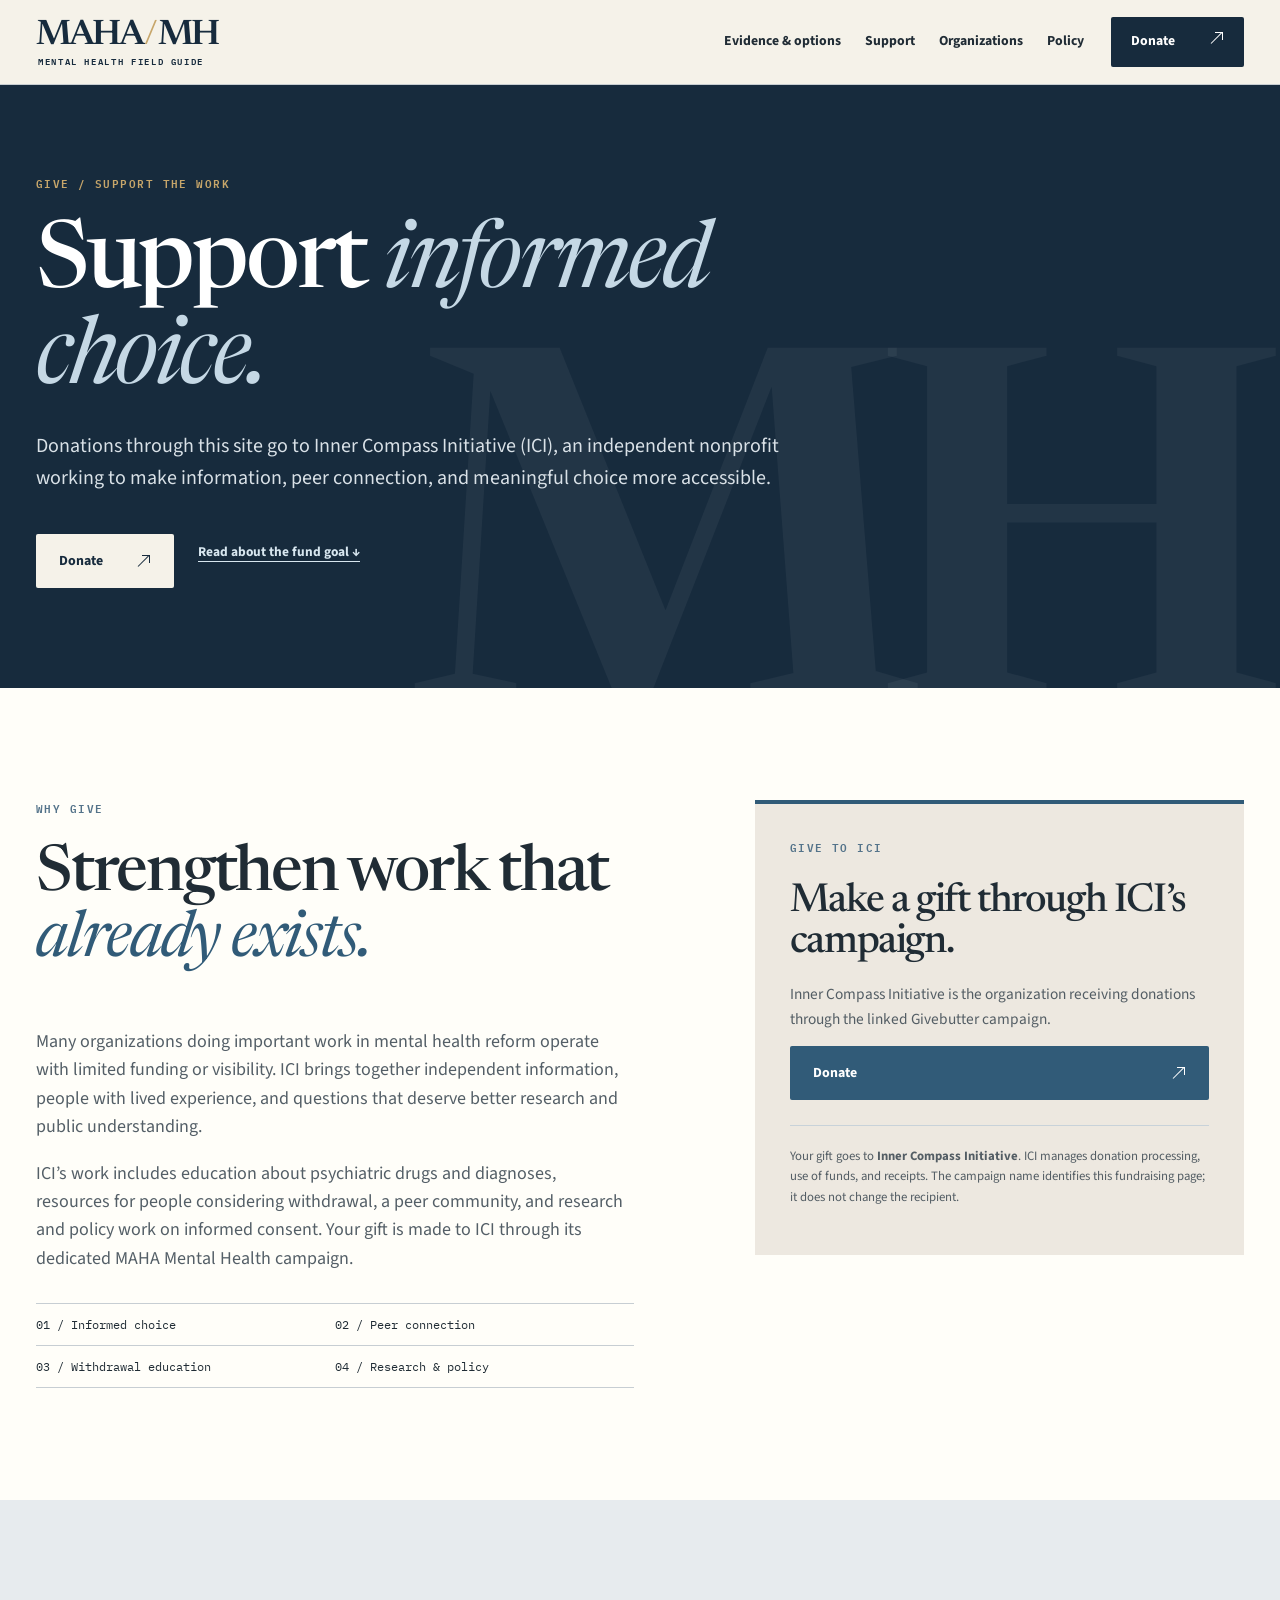
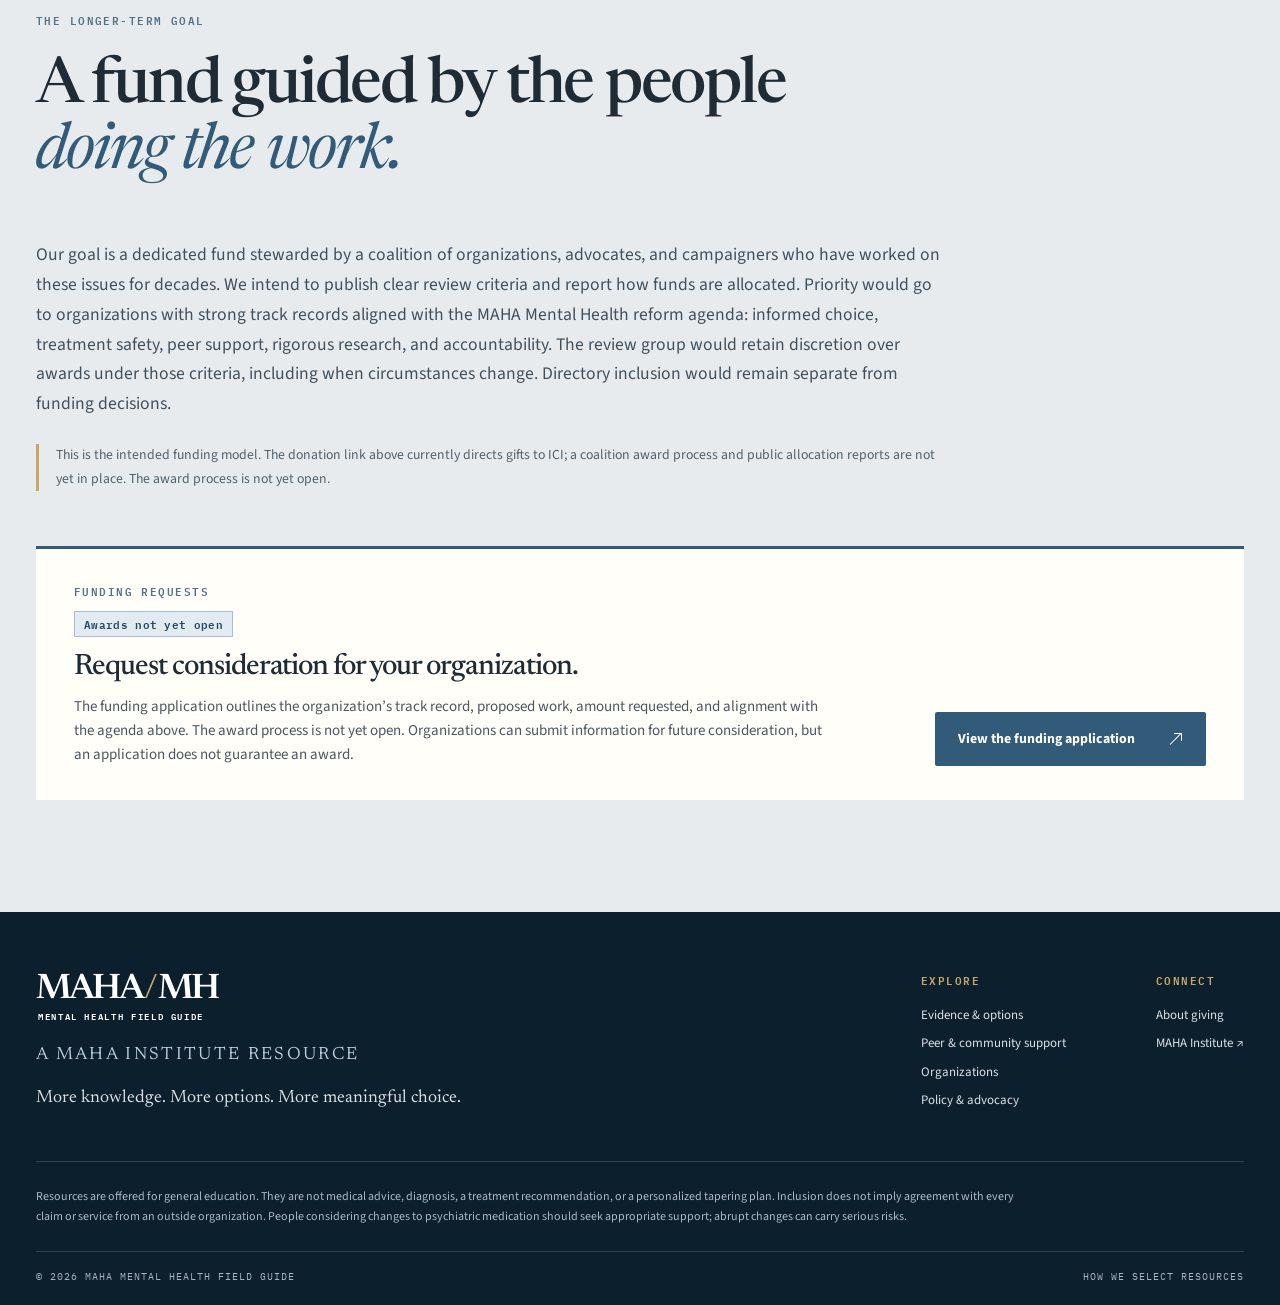
<file: giving.html>
<!doctype html>
<html lang="en"><head><meta charset="utf-8"><meta name="viewport" content="width=device-width, initial-scale=1"><meta name="theme-color" content="#172b3d"><meta name="description" content="Give directly to Inner Compass Initiative through its dedicated MAHA Mental Health campaign."><title>Support the Work | MAHA Mental Health Field Guide</title><link rel="icon" type="image/svg+xml" href="favicon-navy.svg"><link rel="preconnect" href="https://fonts.googleapis.com"><link rel="preconnect" href="https://fonts.gstatic.com" crossorigin><link href="https://fonts.googleapis.com/css2?family=IBM+Plex+Mono:wght@400;500;600&family=Newsreader:opsz,wght@6..72,400;6..72,500;6..72,600&family=Source+Sans+3:wght@400;500;600;700&display=swap" rel="stylesheet"><link rel="stylesheet" href="styles.css?v=20260929-arrows"><script src="app.js" defer></script></head>
<body><a class="skip-link" href="#main">Skip to content</a>
<header class="site-header"><div class="shell header-inner"><a class="wordmark" href="index.html" aria-label="MAHA Mental Health Field Guide home"><span class="wordmark-main">MAHA<span class="wordmark-slash">/</span>MH</span><span class="wordmark-sub">MENTAL HEALTH FIELD GUIDE</span></a><a class="mobile-donate" href="https://givebutter.com/maha-mental-health-gvp1bu" target="_blank" rel="noopener noreferrer" aria-label="Donate to Inner Compass Initiative">Donate <span class="link-arrow" aria-hidden="true"></span></a><button class="menu-toggle" type="button" aria-label="Menu" aria-controls="site-nav" aria-expanded="false"><span class="menu-label">Menu</span><span aria-hidden="true">☰</span></button><nav id="site-nav" aria-label="Main navigation"><a href="evidence.html">Evidence & options</a><a href="support.html">Support</a><a href="organizations.html">Organizations</a><a href="policy.html">Policy</a><a class="nav-donate" href="https://givebutter.com/maha-mental-health-gvp1bu" target="_blank" rel="noopener noreferrer" aria-label="Donate to Inner Compass Initiative">Donate <span class="link-arrow" aria-hidden="true"></span></a></nav></div></header>
<main id="main"><section class="page-hero giving-hero"><div class="shell"><p class="eyebrow">GIVE / SUPPORT THE WORK</p><h1>Support <em>informed choice.</em></h1><p>Donations through this site go to Inner Compass Initiative (ICI), an independent nonprofit working to make information, peer connection, and meaningful choice more accessible.</p><div class="giving-hero-actions"><a class="button button-cream" href="https://givebutter.com/maha-mental-health-gvp1bu" target="_blank" rel="noopener noreferrer" aria-label="Donate to Inner Compass Initiative">Donate <span class="link-arrow" aria-hidden="true"></span></a><a class="giving-fund-link" href="#funding">Read about the fund goal <span aria-hidden="true">↓</span></a></div></div></section><section class="section"><div class="shell giving-grid"><div><span class="section-number">WHY GIVE</span><h2>Strengthen work that <em>already exists.</em></h2><p>Many organizations doing important work in mental health reform operate with limited funding or visibility. ICI brings together independent information, people with lived experience, and questions that deserve better research and public understanding.</p><p>ICI’s work includes education about psychiatric drugs and diagnoses, resources for people considering withdrawal, a peer community, and research and policy work on informed consent. Your gift is made to ICI through its dedicated MAHA Mental Health campaign.</p><div class="fund-pillars"><span>01 / Informed choice</span><span>02 / Peer connection</span><span>03 / Withdrawal education</span><span>04 / Research & policy</span></div></div><div class="giving-card"><span class="section-number">GIVE TO ICI</span><h3>Make a gift through ICI’s campaign.</h3><p>Inner Compass Initiative is the organization receiving donations through the linked Givebutter campaign.</p><a class="button button-slate" href="https://givebutter.com/maha-mental-health-gvp1bu" target="_blank" rel="noopener noreferrer" aria-label="Donate to Inner Compass Initiative">Donate <span class="link-arrow" aria-hidden="true"></span></a><p class="donation-clarity">Your gift goes to <strong>Inner Compass Initiative</strong>. ICI manages donation processing, use of funds, and receipts. The campaign name identifies this fundraising page; it does not change the recipient.</p></div></div></section><section class="section capacity-section" id="funding"><div class="shell"><div class="capacity-head"><span class="section-number">THE LONGER-TERM GOAL</span><h2>A fund guided by the people <em>doing the work.</em></h2><p>Our goal is a dedicated fund stewarded by a coalition of organizations, advocates, and campaigners who have worked on these issues for decades. We intend to publish clear review criteria and report how funds are allocated. Priority would go to organizations with strong track records aligned with the MAHA Mental Health reform agenda: informed choice, treatment safety, peer support, rigorous research, and accountability. The review group would retain discretion over awards under those criteria, including when circumstances change. Directory inclusion would remain separate from funding decisions.</p><p class="capacity-clarity">This is the intended funding model. The donation link above currently directs gifts to ICI; a coalition award process and public allocation reports are not yet in place. The award process is not yet open.</p></div><div class="funding-apply"><div><span class="section-number">FUNDING REQUESTS</span><strong class="status-tag funding-status">Awards not yet open</strong><h3>Request consideration for your organization.</h3><p>The funding application outlines the organization’s track record, proposed work, amount requested, and alignment with the agenda above. The award process is not yet open. Organizations can submit information for future consideration, but an application does not guarantee an award.</p></div><a class="button button-slate" href="funding-application.html">View the funding application <span class="link-arrow" aria-hidden="true"></span></a></div></div></section></main>
<footer class="site-footer"><div class="shell"><div class="footer-main"><div><a class="wordmark wordmark-light" href="index.html"><span class="wordmark-main">MAHA<span class="wordmark-slash">/</span>MH</span><span class="wordmark-sub">MENTAL HEALTH FIELD GUIDE</span></a><p class="footer-institute">A MAHA Institute resource</p><p>More knowledge. More options. More meaningful choice.</p></div><div class="footer-nav"><div><span class="footer-label">Explore</span><a href="evidence.html">Evidence & options</a><a href="support.html">Peer & community support</a><a href="organizations.html">Organizations</a><a href="policy.html">Policy & advocacy</a></div><div><span class="footer-label">Connect</span><a href="giving.html">About giving</a><a href="https://www.mahainstitute.us/" target="_blank" rel="noopener noreferrer">MAHA Institute ↗︎</a></div></div></div><div class="footer-disclaimer"><p>Resources are offered for general education. They are not medical advice, diagnosis, a treatment recommendation, or a personalized tapering plan. Inclusion does not imply agreement with every claim or service from an outside organization. People considering changes to psychiatric medication should seek appropriate support; abrupt changes can carry serious risks.</p></div><div class="footer-bottom"><span>© 2026 MAHA Mental Health Field Guide</span><a href="index.html#approach">How we select resources</a></div></div></footer></body></html>
</file>
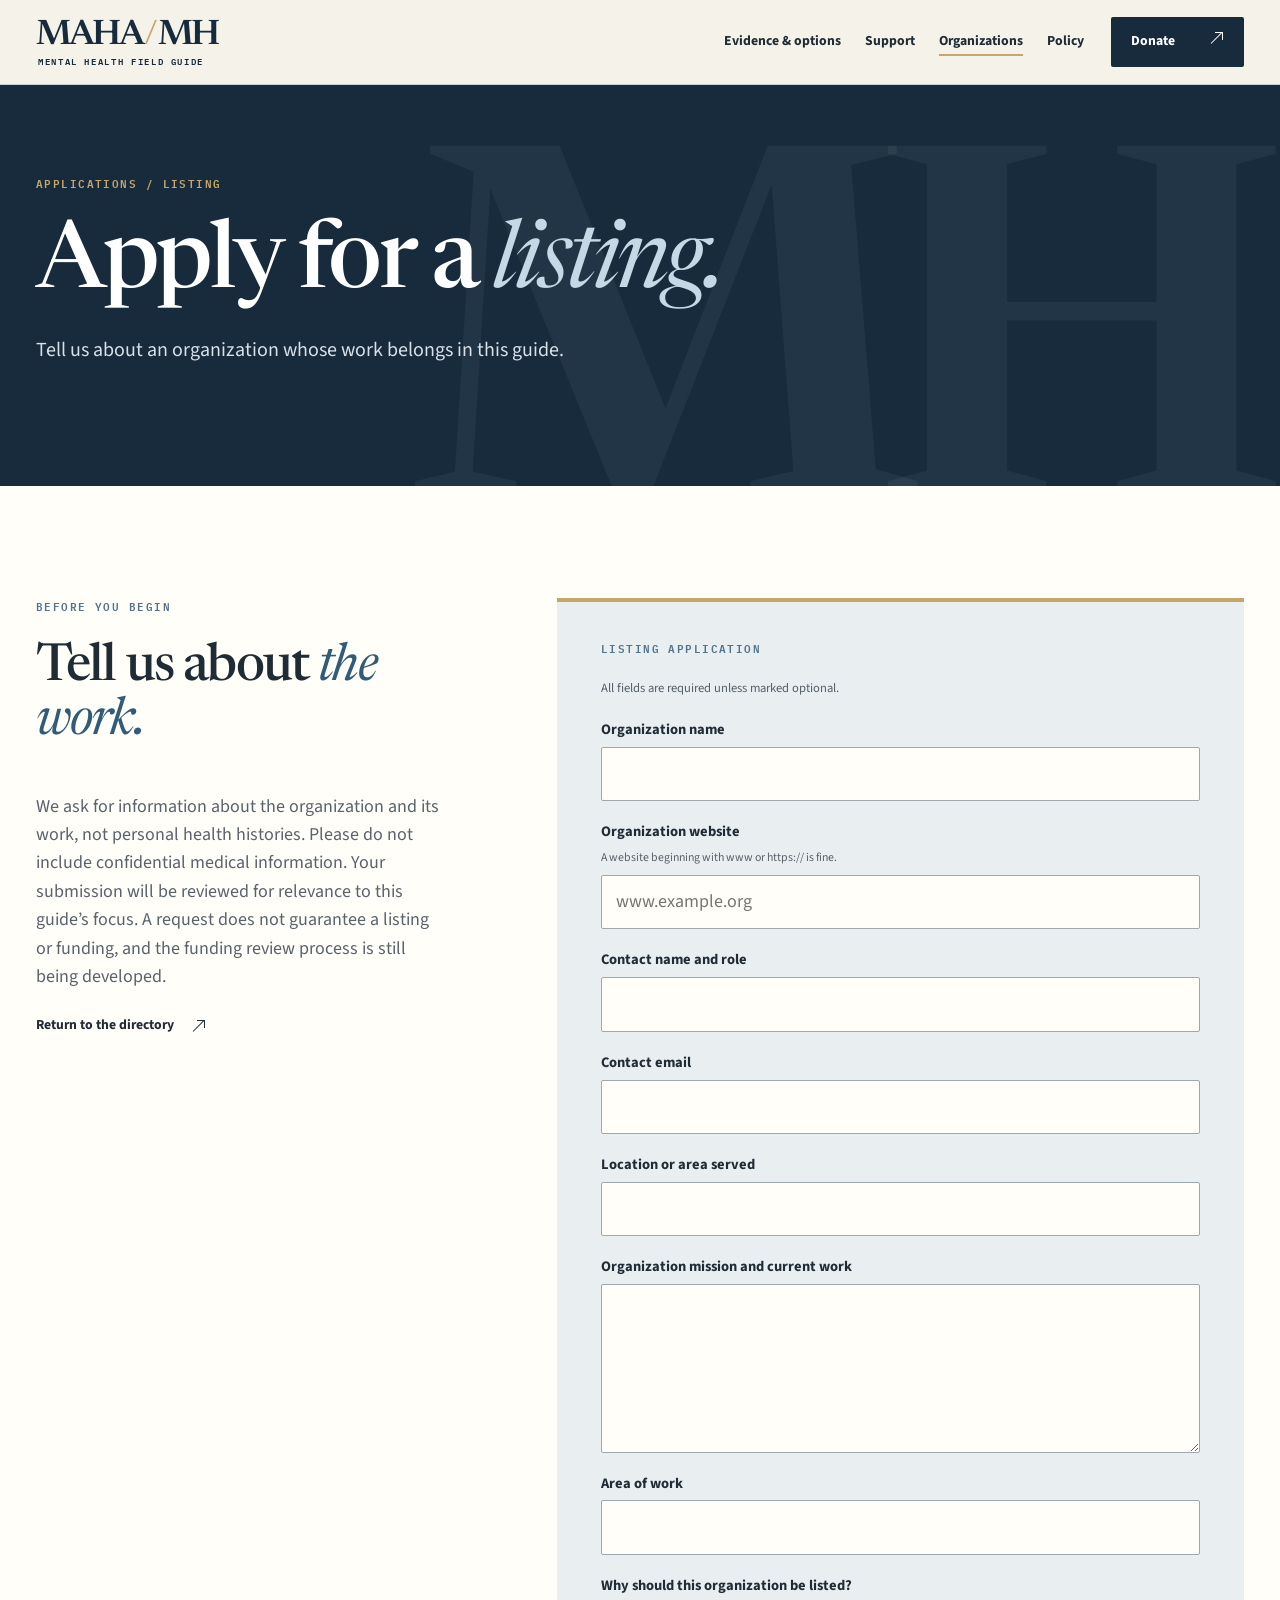
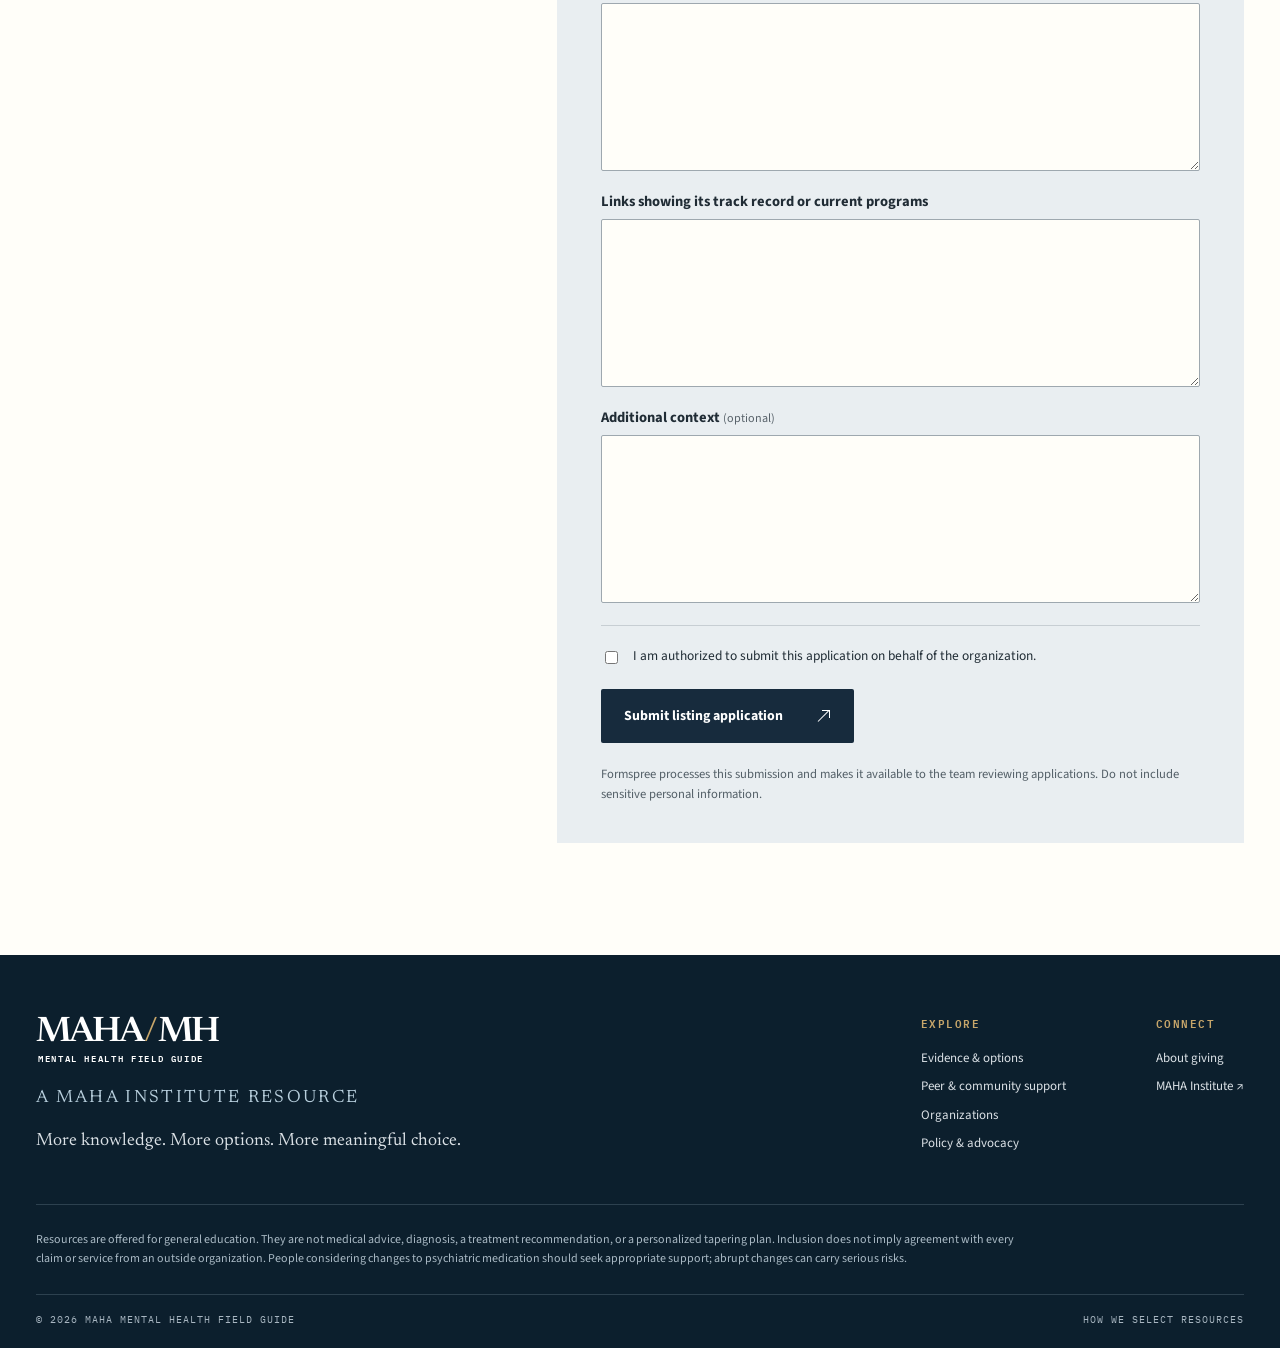
<file: listing-application.html>
<!doctype html>
<html lang="en"><head><meta charset="utf-8"><meta name="viewport" content="width=device-width, initial-scale=1"><meta name="theme-color" content="#172b3d"><meta name="description" content="Request consideration for a directory listing."><title>Listing Application | MAHA Mental Health Field Guide</title><link rel="icon" type="image/svg+xml" href="favicon-navy.svg"><link rel="preconnect" href="https://fonts.googleapis.com"><link rel="preconnect" href="https://fonts.gstatic.com" crossorigin><link href="https://fonts.googleapis.com/css2?family=IBM+Plex+Mono:wght@400;500;600&family=Newsreader:opsz,wght@6..72,400;6..72,500;6..72,600&family=Source+Sans+3:wght@400;500;600;700&display=swap" rel="stylesheet"><link rel="stylesheet" href="styles.css?v=20260929-arrows"><script src="app.js" defer></script></head>
<body><a class="skip-link" href="#main">Skip to content</a>
<header class="site-header"><div class="shell header-inner"><a class="wordmark" href="index.html" aria-label="MAHA Mental Health Field Guide home"><span class="wordmark-main">MAHA<span class="wordmark-slash">/</span>MH</span><span class="wordmark-sub">MENTAL HEALTH FIELD GUIDE</span></a><a class="mobile-donate" href="https://givebutter.com/maha-mental-health-gvp1bu" target="_blank" rel="noopener noreferrer" aria-label="Donate to Inner Compass Initiative">Donate <span class="link-arrow" aria-hidden="true"></span></a><button class="menu-toggle" type="button" aria-label="Menu" aria-controls="site-nav" aria-expanded="false"><span class="menu-label">Menu</span><span aria-hidden="true">☰</span></button><nav id="site-nav" aria-label="Main navigation"><a href="evidence.html">Evidence & options</a><a href="support.html">Support</a><a href="organizations.html" aria-current="page">Organizations</a><a href="policy.html">Policy</a><a class="nav-donate" href="https://givebutter.com/maha-mental-health-gvp1bu" target="_blank" rel="noopener noreferrer" aria-label="Donate to Inner Compass Initiative">Donate <span class="link-arrow" aria-hidden="true"></span></a></nav></div></header>
<main id="main"><section class="page-hero application-hero"><div class="shell"><p class="eyebrow">APPLICATIONS / LISTING</p><h1>Apply for a <em>listing.</em></h1><p>Tell us about an organization whose work belongs in this guide.</p></div></section><section class="section application-section"><div class="shell application-layout"><div class="application-context"><span class="section-number">BEFORE YOU BEGIN</span><h2>Tell us about <em>the work.</em></h2><p>We ask for information about the organization and its work, not personal health histories. Please do not include confidential medical information. Your submission will be reviewed for relevance to this guide’s focus. A request does not guarantee a listing or funding, and the funding review process is still being developed.</p><a class="text-link" href="organizations.html">Return to the directory <span class="link-arrow" aria-hidden="true"></span></a></div><form class="application-form" method="POST" action="https://formspree.io/f/xljdabkv"><input type="hidden" name="subject" value="MAHA Mental Health — Listing application"><input type="text" name="_gotcha" class="honeypot" tabindex="-1" autocomplete="off" aria-hidden="true"><span class="section-number">LISTING APPLICATION</span><p class="form-required">All fields are required unless marked optional.</p><div class="application-field"><label for="organization_name">Organization name</label><input id="organization_name" name="organization_name" type="text" required></div><div class="application-field"><label for="organization_website">Organization website</label><small>A website beginning with www or https:// is fine.</small><input id="organization_website" name="organization_website" type="text" inputmode="url" autocomplete="url" placeholder="www.example.org" required></div><div class="application-field"><label for="contact_name">Contact name and role</label><input id="contact_name" name="contact_name" type="text" required></div><div class="application-field"><label for="email">Contact email</label><input id="email" name="email" type="email" required></div><div class="application-field"><label for="location">Location or area served</label><input id="location" name="location" type="text" required></div><div class="application-field"><label for="mission">Organization mission and current work</label><textarea id="mission" name="mission" rows="5" required></textarea></div><div class="application-field"><label for="area_of_work">Area of work</label><input id="area_of_work" name="area_of_work" type="text" required></div><div class="application-field"><label for="reason_for_listing">Why should this organization be listed?</label><textarea id="reason_for_listing" name="reason_for_listing" rows="5" required></textarea></div><div class="application-field"><label for="work_links">Links showing its track record or current programs</label><textarea id="work_links" name="work_links" rows="5" required></textarea></div><div class="application-field"><label for="additional_context">Additional context <span>(optional)</span></label><textarea id="additional_context" name="additional_context" rows="5"></textarea></div><div class="application-consent"><label><input type="checkbox" name="authorized_contact" value="yes" required> I am authorized to submit this application on behalf of the organization.</label></div><button type="submit" class="button button-dark">Submit listing application <span class="link-arrow" aria-hidden="true"></span></button><p class="form-footnote">Formspree processes this submission and makes it available to the team reviewing applications. Do not include sensitive personal information.</p></form></div></section></main>
<footer class="site-footer"><div class="shell"><div class="footer-main"><div><a class="wordmark wordmark-light" href="index.html"><span class="wordmark-main">MAHA<span class="wordmark-slash">/</span>MH</span><span class="wordmark-sub">MENTAL HEALTH FIELD GUIDE</span></a><p class="footer-institute">A MAHA Institute resource</p><p>More knowledge. More options. More meaningful choice.</p></div><div class="footer-nav"><div><span class="footer-label">Explore</span><a href="evidence.html">Evidence & options</a><a href="support.html">Peer & community support</a><a href="organizations.html">Organizations</a><a href="policy.html">Policy & advocacy</a></div><div><span class="footer-label">Connect</span><a href="giving.html">About giving</a><a href="https://www.mahainstitute.us/" target="_blank" rel="noopener noreferrer">MAHA Institute ↗︎</a></div></div></div><div class="footer-disclaimer"><p>Resources are offered for general education. They are not medical advice, diagnosis, a treatment recommendation, or a personalized tapering plan. Inclusion does not imply agreement with every claim or service from an outside organization. People considering changes to psychiatric medication should seek appropriate support; abrupt changes can carry serious risks.</p></div><div class="footer-bottom"><span>© 2026 MAHA Mental Health Field Guide</span><a href="index.html#approach">How we select resources</a></div></div></footer></body></html>
</file>
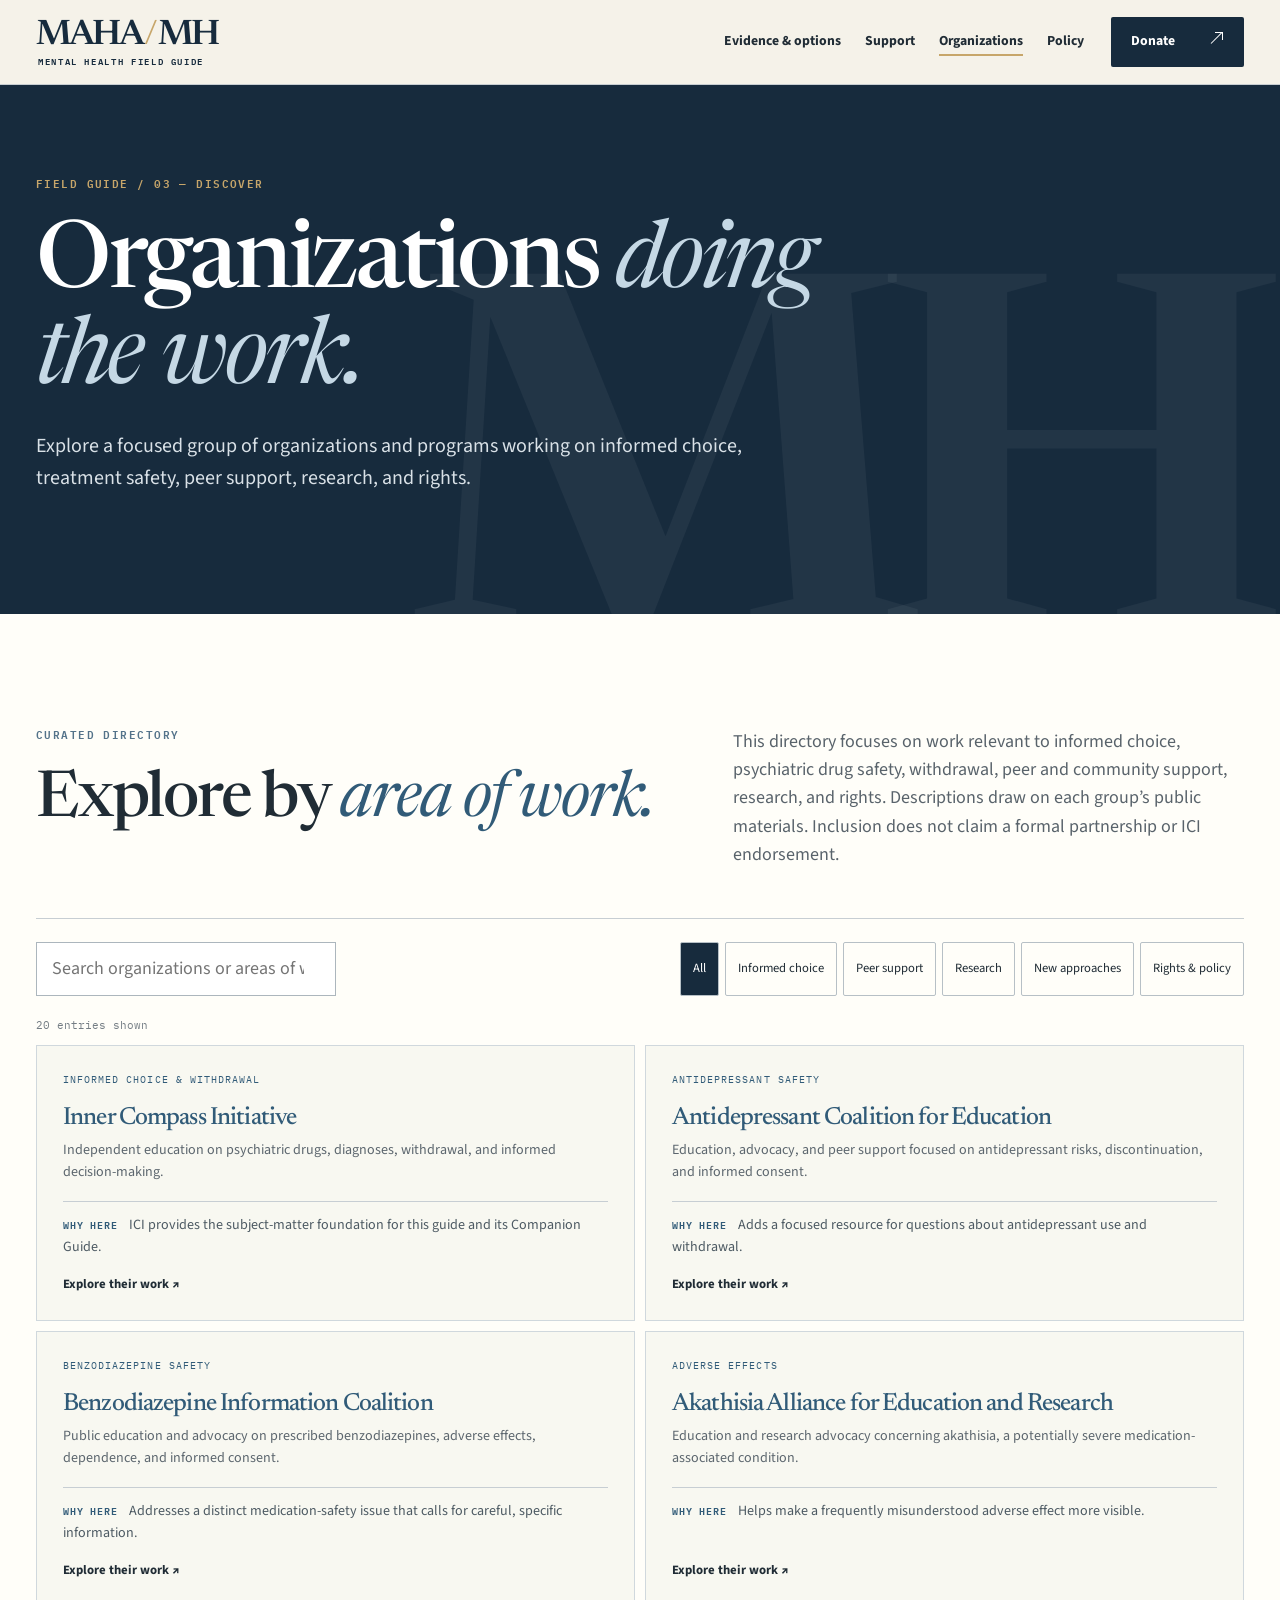
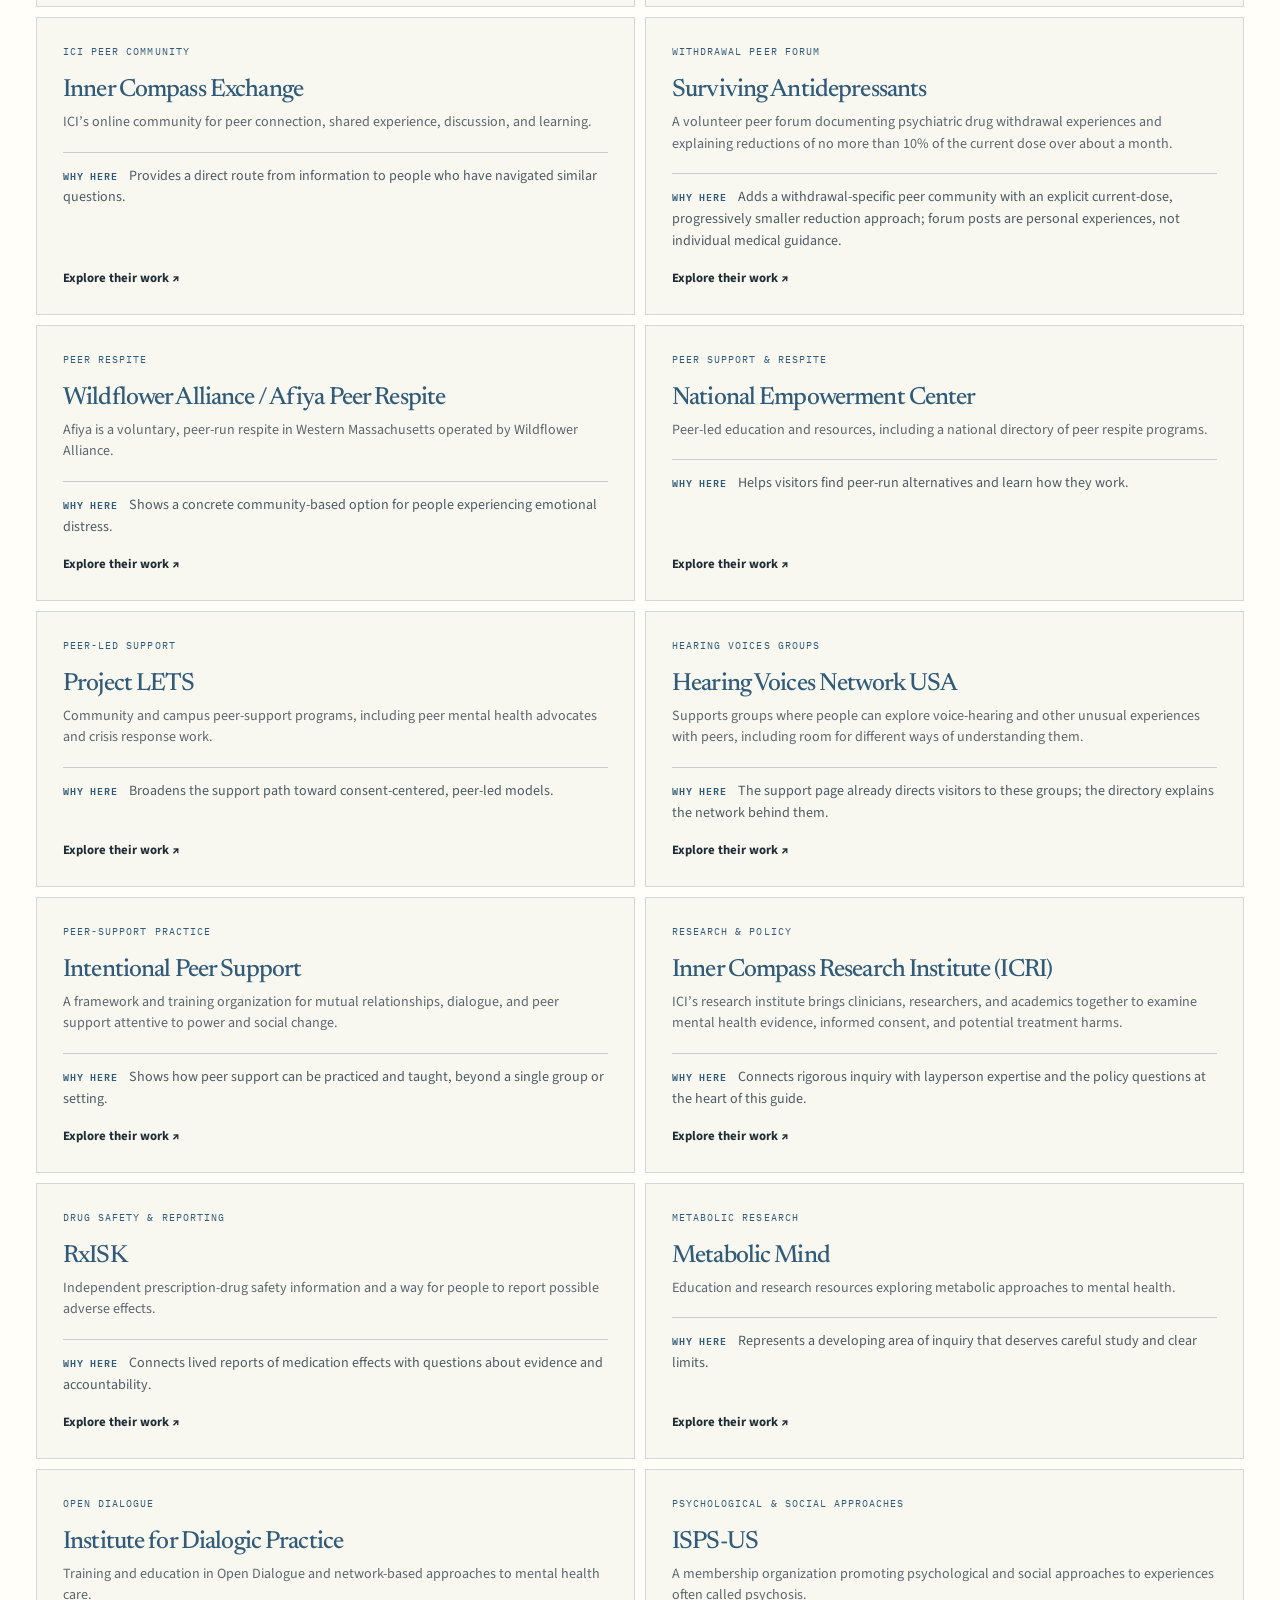
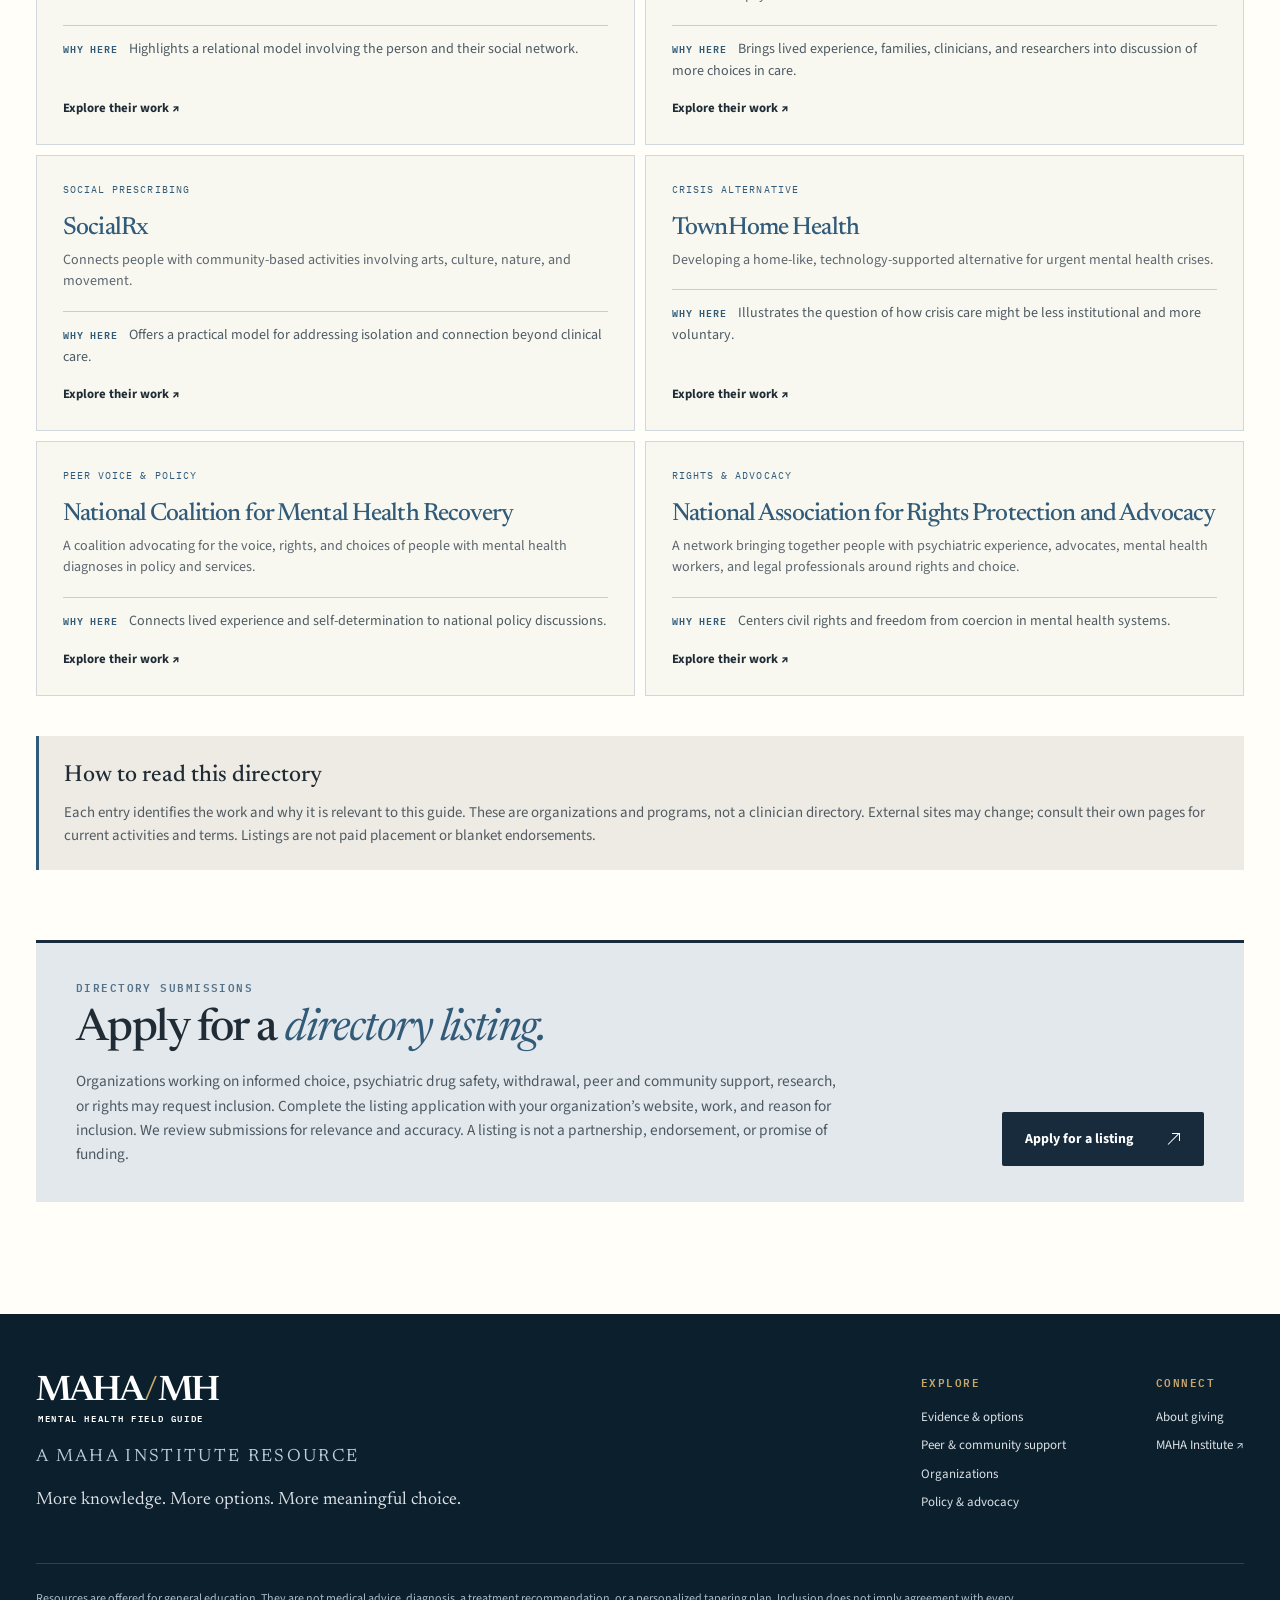
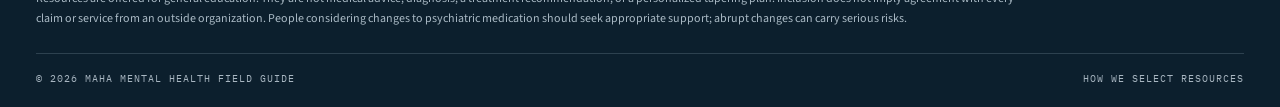
<file: organizations.html>
<!doctype html>
<html lang="en"><head><meta charset="utf-8"><meta name="viewport" content="width=device-width, initial-scale=1"><meta name="theme-color" content="#172b3d"><meta name="description" content="Find organizations working on informed choice, peer support, research, and accountability."><title>Organizations | MAHA Mental Health Field Guide</title><link rel="icon" type="image/svg+xml" href="favicon-navy.svg"><link rel="preconnect" href="https://fonts.googleapis.com"><link rel="preconnect" href="https://fonts.gstatic.com" crossorigin><link href="https://fonts.googleapis.com/css2?family=IBM+Plex+Mono:wght@400;500;600&family=Newsreader:opsz,wght@6..72,400;6..72,500;6..72,600&family=Source+Sans+3:wght@400;500;600;700&display=swap" rel="stylesheet"><link rel="stylesheet" href="styles.css?v=20260929-arrows"><script src="app.js" defer></script></head>
<body><a class="skip-link" href="#main">Skip to content</a>
<header class="site-header"><div class="shell header-inner"><a class="wordmark" href="index.html" aria-label="MAHA Mental Health Field Guide home"><span class="wordmark-main">MAHA<span class="wordmark-slash">/</span>MH</span><span class="wordmark-sub">MENTAL HEALTH FIELD GUIDE</span></a><a class="mobile-donate" href="https://givebutter.com/maha-mental-health-gvp1bu" target="_blank" rel="noopener noreferrer" aria-label="Donate to Inner Compass Initiative">Donate <span class="link-arrow" aria-hidden="true"></span></a><button class="menu-toggle" type="button" aria-label="Menu" aria-controls="site-nav" aria-expanded="false"><span class="menu-label">Menu</span><span aria-hidden="true">☰</span></button><nav id="site-nav" aria-label="Main navigation"><a href="evidence.html">Evidence & options</a><a href="support.html">Support</a><a href="organizations.html" aria-current="page">Organizations</a><a href="policy.html">Policy</a><a class="nav-donate" href="https://givebutter.com/maha-mental-health-gvp1bu" target="_blank" rel="noopener noreferrer" aria-label="Donate to Inner Compass Initiative">Donate <span class="link-arrow" aria-hidden="true"></span></a></nav></div></header>
<main id="main"><section class="page-hero"><div class="shell"><p class="eyebrow">FIELD GUIDE / 03 — DISCOVER</p><h1>Organizations <em>doing the work.</em></h1><p>Explore a focused group of organizations and programs working on informed choice, treatment safety, peer support, research, and rights.</p></div></section><section class="section"><div class="shell"><div class="directory-intro"><div><span class="section-number">CURATED DIRECTORY</span><h2>Explore by <em>area of work.</em></h2></div><p>This directory focuses on work relevant to informed choice, psychiatric drug safety, withdrawal, peer and community support, research, and rights. Descriptions draw on each group’s public materials. Inclusion does not claim a formal partnership or ICI endorsement.</p></div><div class="directory-tools" id="peer-support"><label class="search-field"><span class="sr-only">Search organizations</span><input id="directory-search" type="search" placeholder="Search organizations or areas of work…"></label><div class="filters" role="group" aria-label="Filter organizations"><button type="button" data-filter="all" aria-pressed="true">All</button><button type="button" data-filter="informed-choice" aria-pressed="false">Informed choice</button><button type="button" data-filter="peer-support" aria-pressed="false">Peer support</button><button type="button" data-filter="research" aria-pressed="false">Research</button><button type="button" data-filter="approaches" aria-pressed="false">New approaches</button><button type="button" data-filter="rights" aria-pressed="false">Rights & policy</button></div></div><p class="result-count" id="result-count" role="status" aria-live="polite"></p><div class="directory-list" id="directory-list"></div><div class="notice"><strong>How to read this directory</strong><p>Each entry identifies the work and why it is relevant to this guide. These are organizations and programs, not a clinician directory. External sites may change; consult their own pages for current activities and terms. Listings are not paid placement or blanket endorsements.</p></div><aside class="directory-suggest" aria-labelledby="suggest-title"><div><span class="section-number">DIRECTORY SUBMISSIONS</span><h2 id="suggest-title">Apply for a <em>directory listing.</em></h2><p>Organizations working on informed choice, psychiatric drug safety, withdrawal, peer and community support, research, or rights may request inclusion. Complete the listing application with your organization’s website, work, and reason for inclusion. We review submissions for relevance and accuracy. A listing is not a partnership, endorsement, or promise of funding.</p></div><a class="button button-dark" href="listing-application.html">Apply for a listing <span class="link-arrow" aria-hidden="true"></span></a></aside></div></section></main>
<footer class="site-footer"><div class="shell"><div class="footer-main"><div><a class="wordmark wordmark-light" href="index.html"><span class="wordmark-main">MAHA<span class="wordmark-slash">/</span>MH</span><span class="wordmark-sub">MENTAL HEALTH FIELD GUIDE</span></a><p class="footer-institute">A MAHA Institute resource</p><p>More knowledge. More options. More meaningful choice.</p></div><div class="footer-nav"><div><span class="footer-label">Explore</span><a href="evidence.html">Evidence & options</a><a href="support.html">Peer & community support</a><a href="organizations.html">Organizations</a><a href="policy.html">Policy & advocacy</a></div><div><span class="footer-label">Connect</span><a href="giving.html">About giving</a><a href="https://www.mahainstitute.us/" target="_blank" rel="noopener noreferrer">MAHA Institute ↗︎</a></div></div></div><div class="footer-disclaimer"><p>Resources are offered for general education. They are not medical advice, diagnosis, a treatment recommendation, or a personalized tapering plan. Inclusion does not imply agreement with every claim or service from an outside organization. People considering changes to psychiatric medication should seek appropriate support; abrupt changes can carry serious risks.</p></div><div class="footer-bottom"><span>© 2026 MAHA Mental Health Field Guide</span><a href="index.html#approach">How we select resources</a></div></div></footer></body></html>
</file>
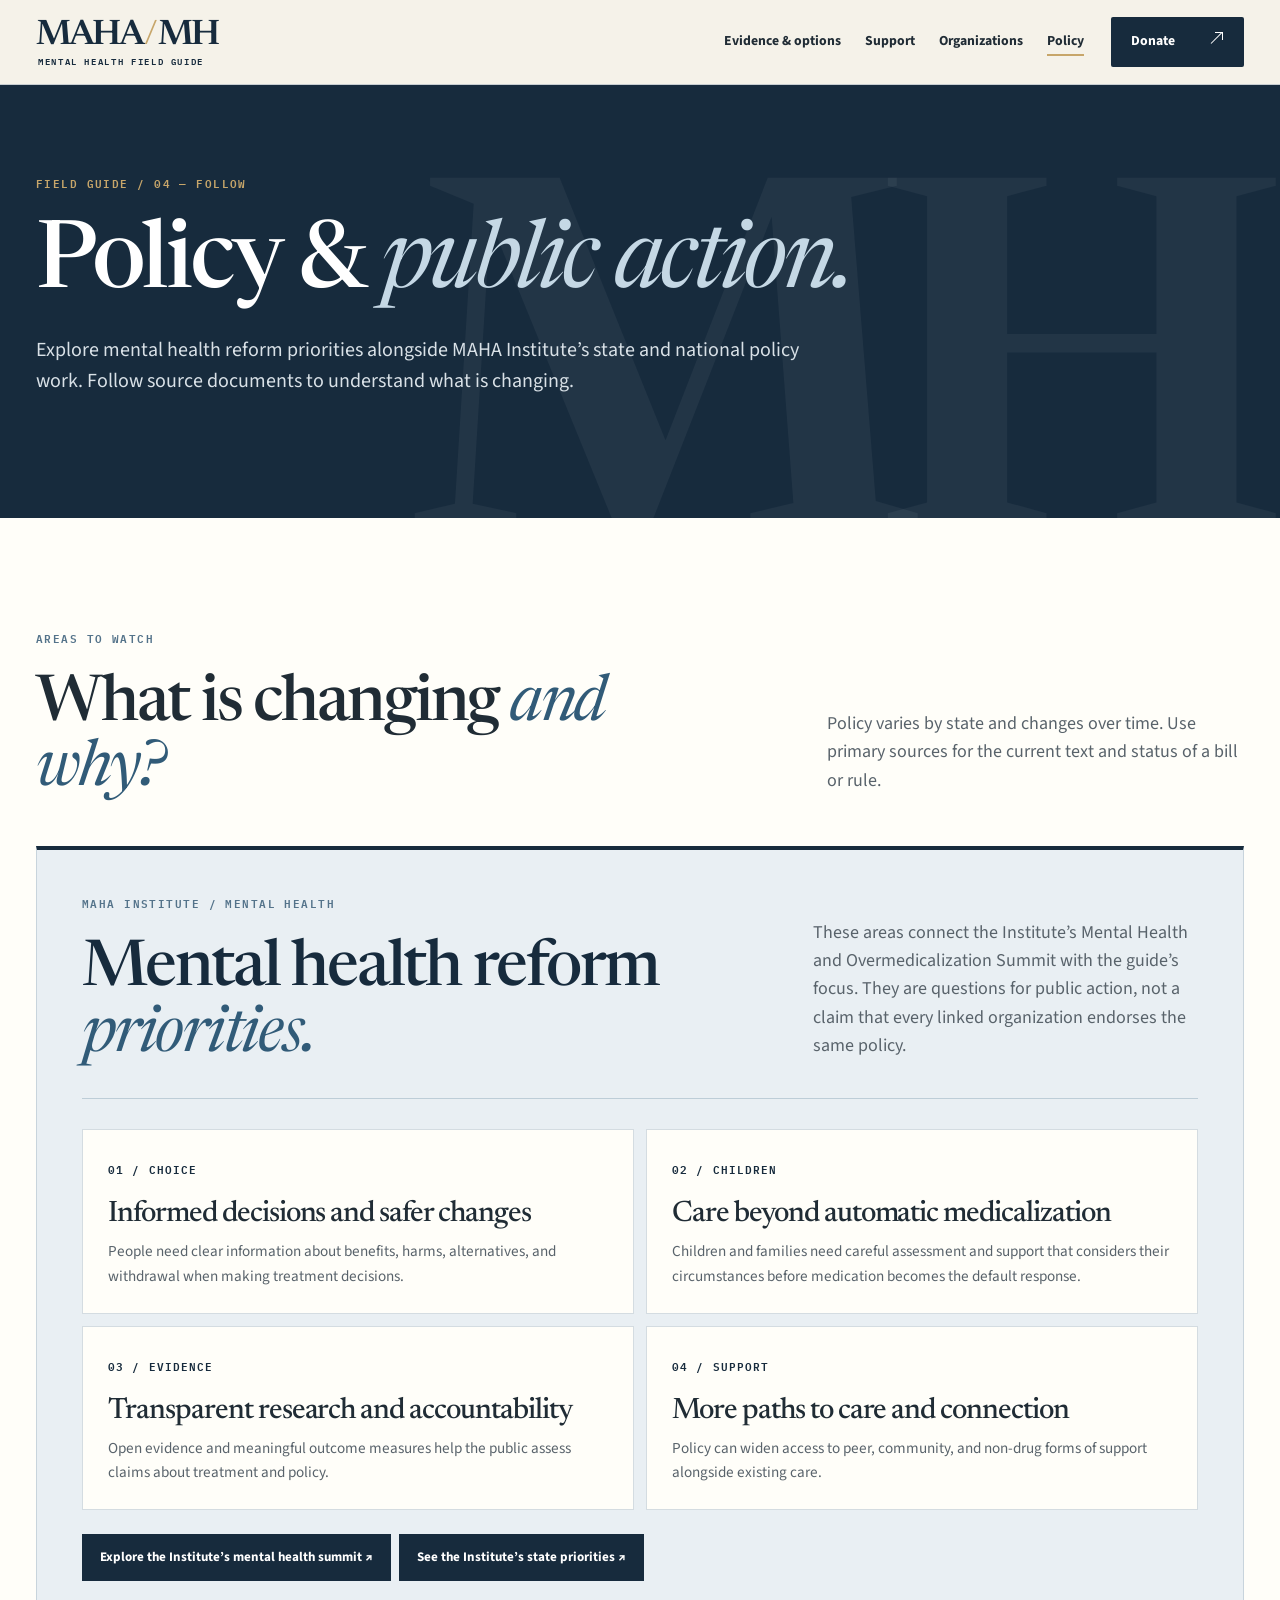
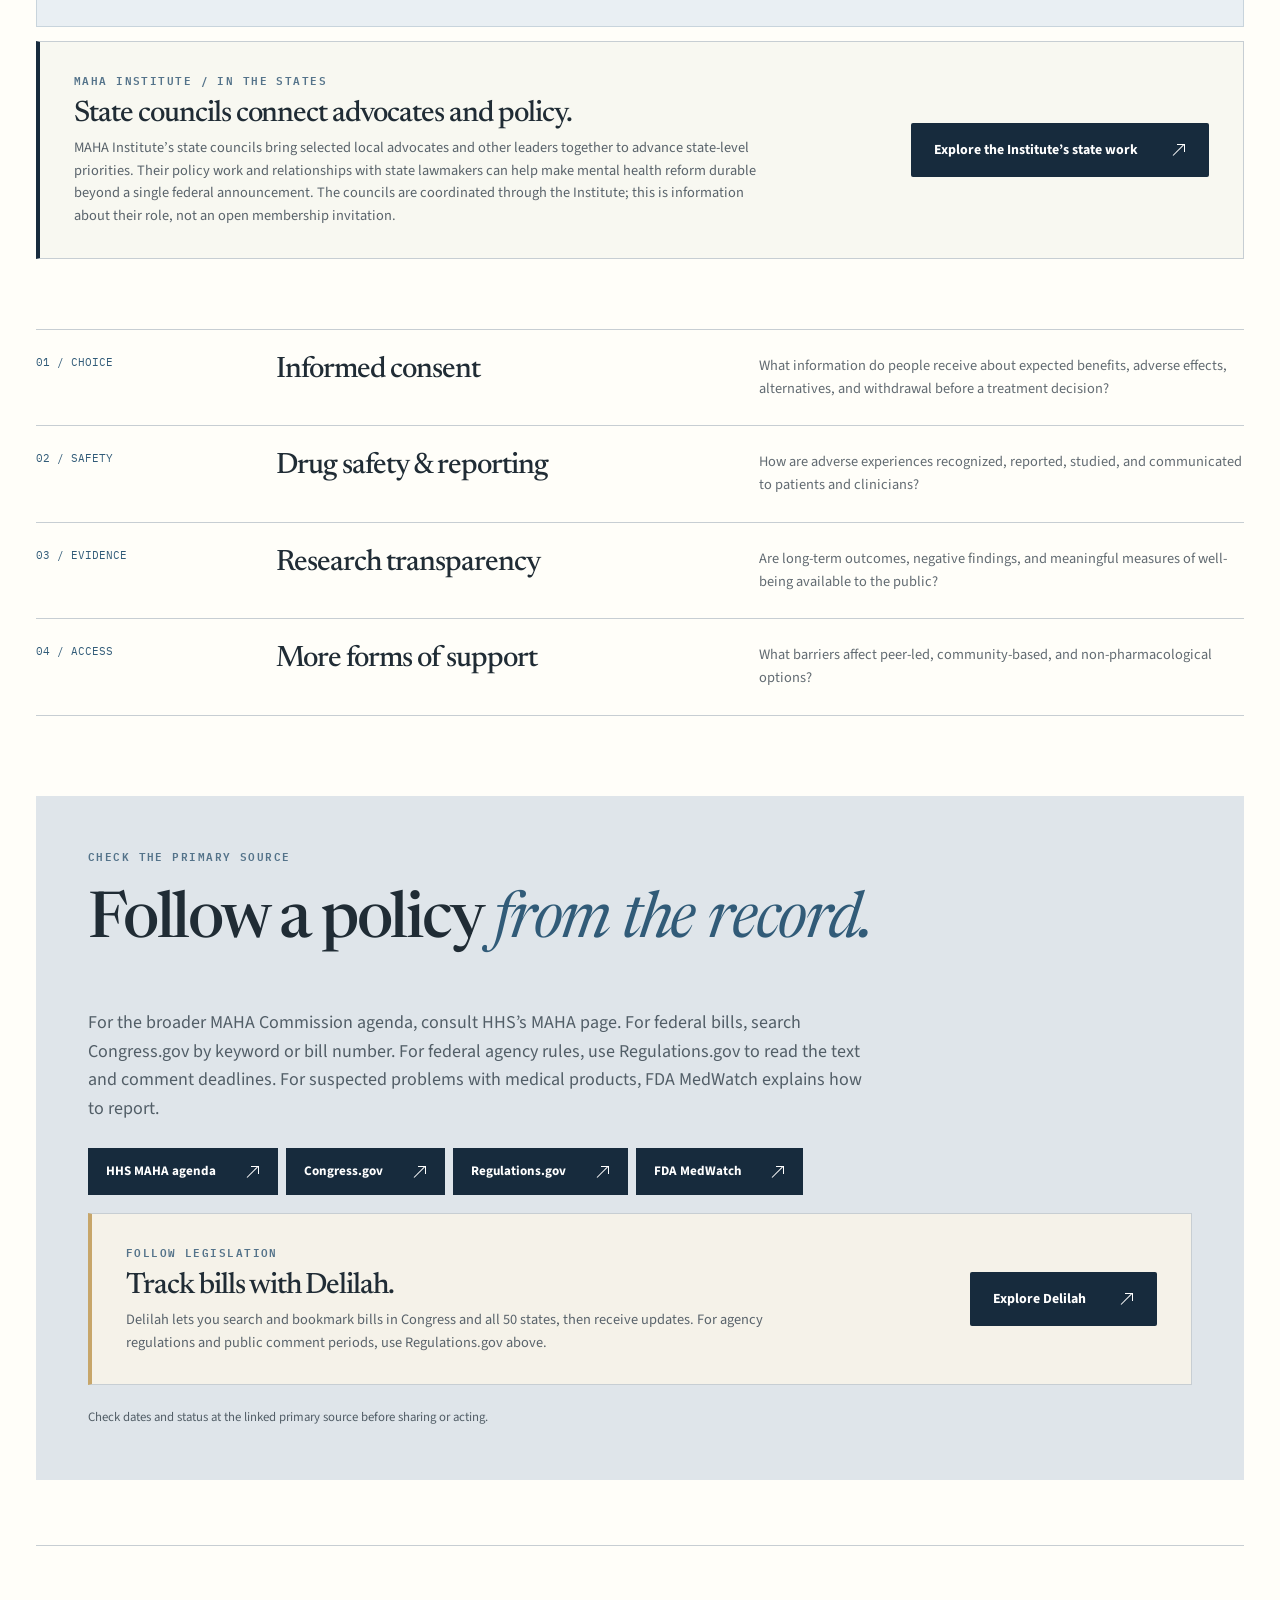
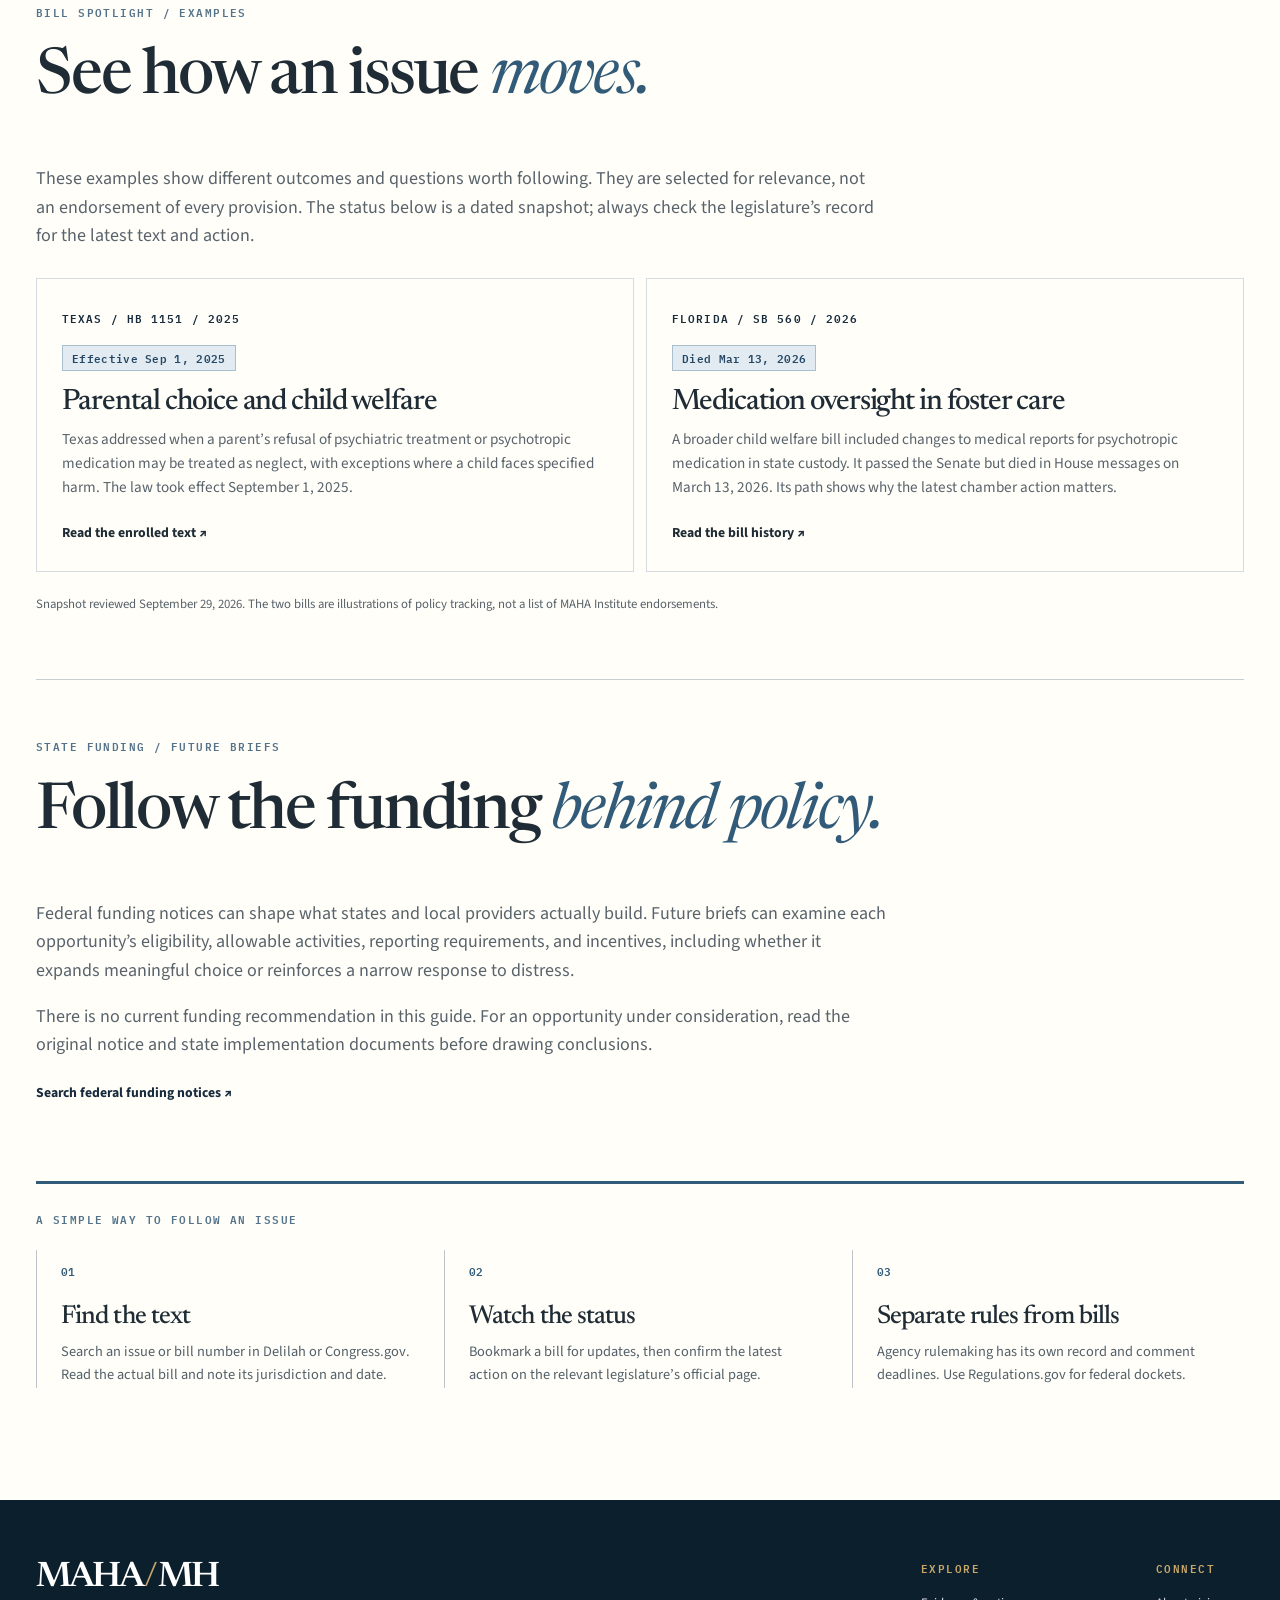
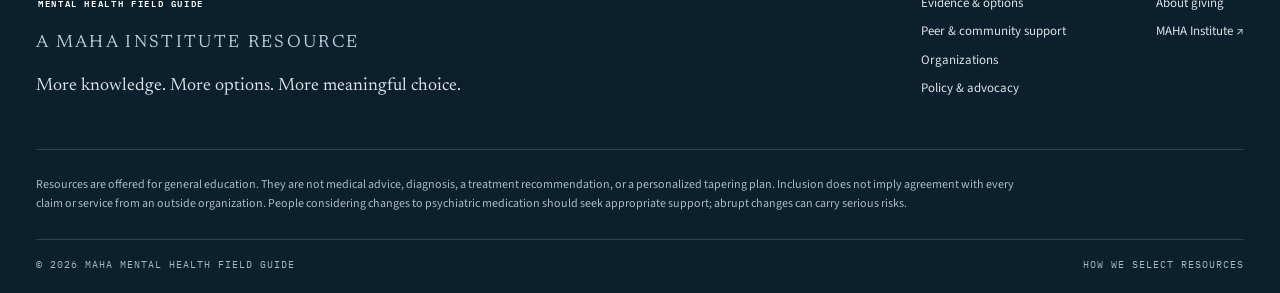
<file: policy.html>
<!doctype html>
<html lang="en"><head><meta charset="utf-8"><meta name="viewport" content="width=device-width, initial-scale=1"><meta name="theme-color" content="#172b3d"><meta name="description" content="Follow mental health policy questions and consult primary public sources."><title>Policy & Public Action | MAHA Mental Health Field Guide</title><link rel="icon" type="image/svg+xml" href="favicon-navy.svg"><link rel="preconnect" href="https://fonts.googleapis.com"><link rel="preconnect" href="https://fonts.gstatic.com" crossorigin><link href="https://fonts.googleapis.com/css2?family=IBM+Plex+Mono:wght@400;500;600&family=Newsreader:opsz,wght@6..72,400;6..72,500;6..72,600&family=Source+Sans+3:wght@400;500;600;700&display=swap" rel="stylesheet"><link rel="stylesheet" href="styles.css?v=20260929-arrows"><script src="app.js" defer></script></head>
<body><a class="skip-link" href="#main">Skip to content</a>
<header class="site-header"><div class="shell header-inner"><a class="wordmark" href="index.html" aria-label="MAHA Mental Health Field Guide home"><span class="wordmark-main">MAHA<span class="wordmark-slash">/</span>MH</span><span class="wordmark-sub">MENTAL HEALTH FIELD GUIDE</span></a><a class="mobile-donate" href="https://givebutter.com/maha-mental-health-gvp1bu" target="_blank" rel="noopener noreferrer" aria-label="Donate to Inner Compass Initiative">Donate <span class="link-arrow" aria-hidden="true"></span></a><button class="menu-toggle" type="button" aria-label="Menu" aria-controls="site-nav" aria-expanded="false"><span class="menu-label">Menu</span><span aria-hidden="true">☰</span></button><nav id="site-nav" aria-label="Main navigation"><a href="evidence.html">Evidence & options</a><a href="support.html">Support</a><a href="organizations.html">Organizations</a><a href="policy.html" aria-current="page">Policy</a><a class="nav-donate" href="https://givebutter.com/maha-mental-health-gvp1bu" target="_blank" rel="noopener noreferrer" aria-label="Donate to Inner Compass Initiative">Donate <span class="link-arrow" aria-hidden="true"></span></a></nav></div></header>
<main id="main"><section class="page-hero"><div class="shell"><p class="eyebrow">FIELD GUIDE / 04 — FOLLOW</p><h1>Policy & <em>public action.</em></h1><p>Explore mental health reform priorities alongside MAHA Institute’s state and national policy work. Follow source documents to understand what is changing.</p></div></section><section class="section"><div class="shell"><div class="section-head"><div><span class="section-number">AREAS TO WATCH</span><h2>What is changing <em>and why?</em></h2></div><p>Policy varies by state and changes over time. Use primary sources for the current text and status of a bill or rule.</p></div><div class="institute-priorities" aria-labelledby="priorities-title"><div class="section-head"><div><span class="section-number">MAHA INSTITUTE / MENTAL HEALTH</span><h2 id="priorities-title">Mental health reform <em>priorities.</em></h2></div><p>These areas connect the Institute’s Mental Health and Overmedicalization Summit with the guide’s focus. They are questions for public action, not a claim that every linked organization endorses the same policy.</p></div><div class="priority-grid"><article><span>01 / CHOICE</span><h3>Informed decisions and safer changes</h3><p>People need clear information about benefits, harms, alternatives, and withdrawal when making treatment decisions.</p></article><article><span>02 / CHILDREN</span><h3>Care beyond automatic medicalization</h3><p>Children and families need careful assessment and support that considers their circumstances before medication becomes the default response.</p></article><article><span>03 / EVIDENCE</span><h3>Transparent research and accountability</h3><p>Open evidence and meaningful outcome measures help the public assess claims about treatment and policy.</p></article><article><span>04 / SUPPORT</span><h3>More paths to care and connection</h3><p>Policy can widen access to peer, community, and non-drug forms of support alongside existing care.</p></article></div><div class="source-links"><a href="https://www.mahainstitute.us/mhsummit" target="_blank" rel="noopener noreferrer">Explore the Institute’s mental health summit ↗︎</a><a href="https://www.mahainstitute.us/states" target="_blank" rel="noopener noreferrer">See the Institute’s state priorities ↗︎</a></div></div><div class="tracking-tool state-efforts"><div><span class="section-number">MAHA INSTITUTE / IN THE STATES</span><h3>State councils connect advocates and policy.</h3><p>MAHA Institute’s state councils bring selected local advocates and other leaders together to advance state-level priorities. Their policy work and relationships with state lawmakers can help make mental health reform durable beyond a single federal announcement. The councils are coordinated through the Institute; this is information about their role, not an open membership invitation.</p></div><a class="button button-dark" href="https://www.mahainstitute.us/states" target="_blank" rel="noopener noreferrer">Explore the Institute’s state work <span class="link-arrow" aria-hidden="true"></span></a></div><div class="policy-list"><article><span>01 / CHOICE</span><h3>Informed consent</h3><p>What information do people receive about expected benefits, adverse effects, alternatives, and withdrawal before a treatment decision?</p></article><article><span>02 / SAFETY</span><h3>Drug safety & reporting</h3><p>How are adverse experiences recognized, reported, studied, and communicated to patients and clinicians?</p></article><article><span>03 / EVIDENCE</span><h3>Research transparency</h3><p>Are long-term outcomes, negative findings, and meaningful measures of well-being available to the public?</p></article><article><span>04 / ACCESS</span><h3>More forms of support</h3><p>What barriers affect peer-led, community-based, and non-pharmacological options?</p></article></div><div class="source-panel"><span class="section-number">CHECK THE PRIMARY SOURCE</span><h2>Follow a policy <em>from the record.</em></h2><p>For the broader MAHA Commission agenda, consult HHS’s MAHA page. For federal bills, search Congress.gov by keyword or bill number. For federal agency rules, use Regulations.gov to read the text and comment deadlines. For suspected problems with medical products, FDA MedWatch explains how to report.</p><div class="source-links"><a class="text-link" href="https://www.hhs.gov/maha/index.html" target="_blank" rel="noopener noreferrer">HHS MAHA agenda<span class="link-arrow" aria-hidden="true"></span></a><a class="text-link" href="https://www.congress.gov/" target="_blank" rel="noopener noreferrer">Congress.gov<span class="link-arrow" aria-hidden="true"></span></a><a class="text-link" href="https://www.regulations.gov/" target="_blank" rel="noopener noreferrer">Regulations.gov<span class="link-arrow" aria-hidden="true"></span></a><a class="text-link" href="https://www.fda.gov/safety/medwatch-fda-safety-information-and-adverse-event-reporting-program" target="_blank" rel="noopener noreferrer">FDA MedWatch<span class="link-arrow" aria-hidden="true"></span></a></div><div class="tracking-tool"><div><span class="section-number">FOLLOW LEGISLATION</span><h3>Track bills with Delilah.</h3><p>Delilah lets you search and bookmark bills in Congress and all 50 states, then receive updates. For agency regulations and public comment periods, use Regulations.gov above.</p></div><a class="button button-dark" href="https://delilahusa.com/app" target="_blank" rel="noopener noreferrer">Explore Delilah <span class="link-arrow" aria-hidden="true"></span></a></div><p class="policy-caveat">Check dates and status at the linked primary source before sharing or acting.</p></div><div class="policy-spotlight"><span class="section-number">BILL SPOTLIGHT / EXAMPLES</span><h2>See how an issue <em>moves.</em></h2><p>These examples show different outcomes and questions worth following. They are selected for relevance, not an endorsement of every provision. The status below is a dated snapshot; always check the legislature’s record for the latest text and action.</p><div class="spotlight-grid"><article><span>TEXAS / HB 1151 / 2025</span><strong class="status-tag">Effective Sep 1, 2025</strong><h3>Parental choice and child welfare</h3><p>Texas addressed when a parent’s refusal of psychiatric treatment or psychotropic medication may be treated as neglect, with exceptions where a child faces specified harm. The law took effect September 1, 2025.</p><a class="text-link" href="https://capitol.texas.gov/tlodocs/89R/billtext/html/HB01151F.HTM" target="_blank" rel="noopener noreferrer">Read the enrolled text ↗︎</a></article><article><span>FLORIDA / SB 560 / 2026</span><strong class="status-tag">Died Mar 13, 2026</strong><h3>Medication oversight in foster care</h3><p>A broader child welfare bill included changes to medical reports for psychotropic medication in state custody. It passed the Senate but died in House messages on March 13, 2026. Its path shows why the latest chamber action matters.</p><a class="text-link" href="https://www.flsenate.gov/Session/Bill/2026/560/ByVersion" target="_blank" rel="noopener noreferrer">Read the bill history ↗︎</a></article></div><p class="policy-caveat">Snapshot reviewed September 29, 2026. The two bills are illustrations of policy tracking, not a list of MAHA Institute endorsements.</p></div><div class="funding-watch"><span class="section-number">STATE FUNDING / FUTURE BRIEFS</span><h2>Follow the funding <em>behind policy.</em></h2><p>Federal funding notices can shape what states and local providers actually build. Future briefs can examine each opportunity’s eligibility, allowable activities, reporting requirements, and incentives, including whether it expands meaningful choice or reinforces a narrow response to distress.</p><p>There is no current funding recommendation in this guide. For an opportunity under consideration, read the original notice and state implementation documents before drawing conclusions.</p><a class="text-link" href="https://www.grants.gov/search-grants" target="_blank" rel="noopener noreferrer">Search federal funding notices ↗︎</a></div><div class="policy-steps"><span class="section-number">A SIMPLE WAY TO FOLLOW AN ISSUE</span><div><article><b>01</b><h3>Find the text</h3><p>Search an issue or bill number in Delilah or Congress.gov. Read the actual bill and note its jurisdiction and date.</p></article><article><b>02</b><h3>Watch the status</h3><p>Bookmark a bill for updates, then confirm the latest action on the relevant legislature’s official page.</p></article><article><b>03</b><h3>Separate rules from bills</h3><p>Agency rulemaking has its own record and comment deadlines. Use Regulations.gov for federal dockets.</p></article></div></div></div></section></main>
<footer class="site-footer"><div class="shell"><div class="footer-main"><div><a class="wordmark wordmark-light" href="index.html"><span class="wordmark-main">MAHA<span class="wordmark-slash">/</span>MH</span><span class="wordmark-sub">MENTAL HEALTH FIELD GUIDE</span></a><p class="footer-institute">A MAHA Institute resource</p><p>More knowledge. More options. More meaningful choice.</p></div><div class="footer-nav"><div><span class="footer-label">Explore</span><a href="evidence.html">Evidence & options</a><a href="support.html">Peer & community support</a><a href="organizations.html">Organizations</a><a href="policy.html">Policy & advocacy</a></div><div><span class="footer-label">Connect</span><a href="giving.html">About giving</a><a href="https://www.mahainstitute.us/" target="_blank" rel="noopener noreferrer">MAHA Institute ↗︎</a></div></div></div><div class="footer-disclaimer"><p>Resources are offered for general education. They are not medical advice, diagnosis, a treatment recommendation, or a personalized tapering plan. Inclusion does not imply agreement with every claim or service from an outside organization. People considering changes to psychiatric medication should seek appropriate support; abrupt changes can carry serious risks.</p></div><div class="footer-bottom"><span>© 2026 MAHA Mental Health Field Guide</span><a href="index.html#approach">How we select resources</a></div></div></footer></body></html>
</file>
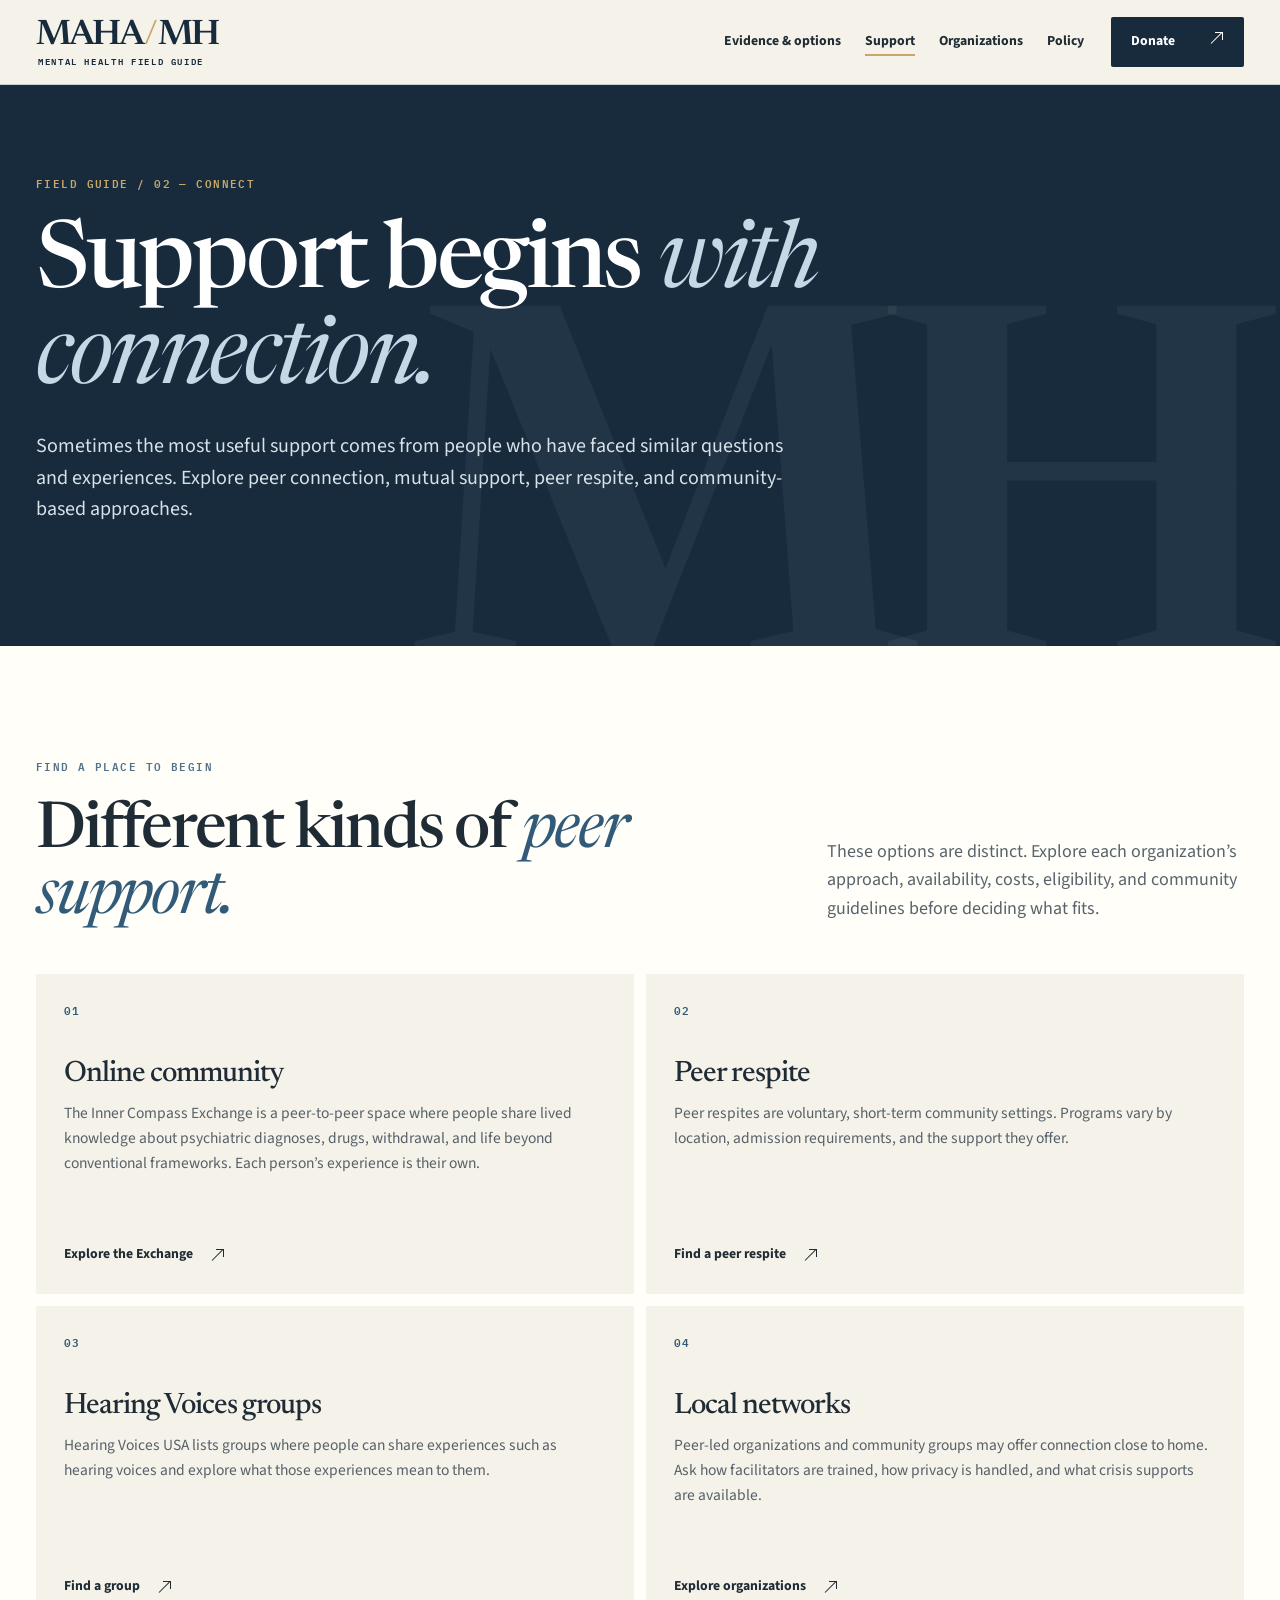
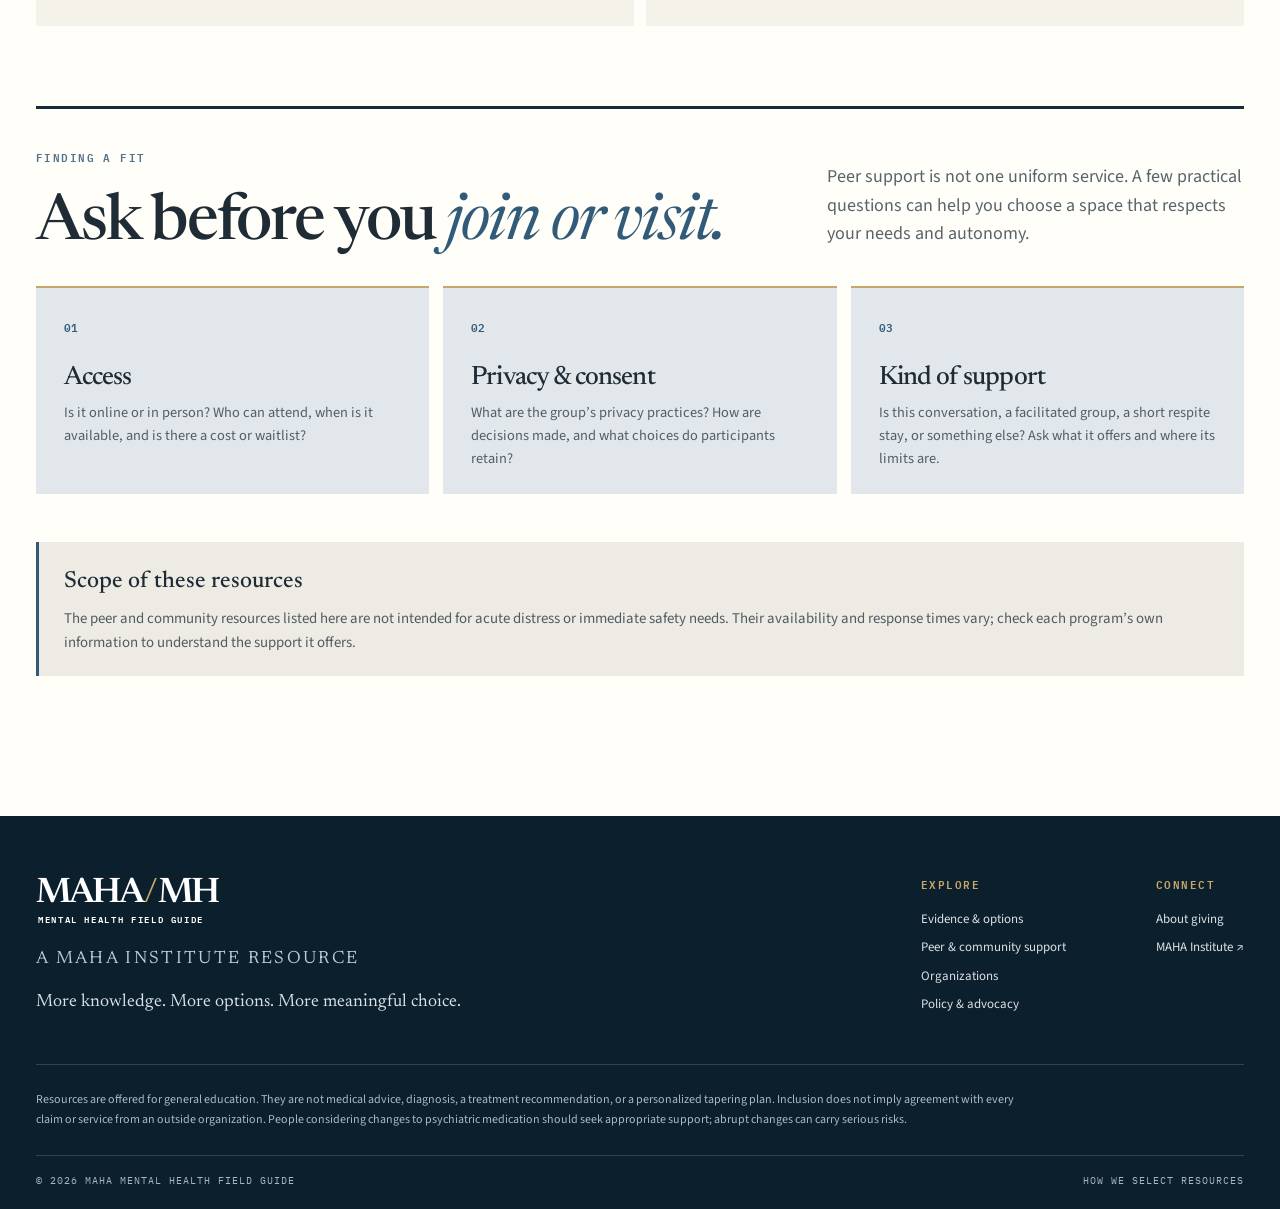
<file: support.html>
<!doctype html>
<html lang="en"><head><meta charset="utf-8"><meta name="viewport" content="width=device-width, initial-scale=1"><meta name="theme-color" content="#172b3d"><meta name="description" content="Explore peer connection, respite, and community-based support."><title>Peer & Community Support | MAHA Mental Health Field Guide</title><link rel="icon" type="image/svg+xml" href="favicon-navy.svg"><link rel="preconnect" href="https://fonts.googleapis.com"><link rel="preconnect" href="https://fonts.gstatic.com" crossorigin><link href="https://fonts.googleapis.com/css2?family=IBM+Plex+Mono:wght@400;500;600&family=Newsreader:opsz,wght@6..72,400;6..72,500;6..72,600&family=Source+Sans+3:wght@400;500;600;700&display=swap" rel="stylesheet"><link rel="stylesheet" href="styles.css?v=20260929-arrows"><script src="app.js" defer></script></head>
<body><a class="skip-link" href="#main">Skip to content</a>
<header class="site-header"><div class="shell header-inner"><a class="wordmark" href="index.html" aria-label="MAHA Mental Health Field Guide home"><span class="wordmark-main">MAHA<span class="wordmark-slash">/</span>MH</span><span class="wordmark-sub">MENTAL HEALTH FIELD GUIDE</span></a><a class="mobile-donate" href="https://givebutter.com/maha-mental-health-gvp1bu" target="_blank" rel="noopener noreferrer" aria-label="Donate to Inner Compass Initiative">Donate <span class="link-arrow" aria-hidden="true"></span></a><button class="menu-toggle" type="button" aria-label="Menu" aria-controls="site-nav" aria-expanded="false"><span class="menu-label">Menu</span><span aria-hidden="true">☰</span></button><nav id="site-nav" aria-label="Main navigation"><a href="evidence.html">Evidence & options</a><a href="support.html" aria-current="page">Support</a><a href="organizations.html">Organizations</a><a href="policy.html">Policy</a><a class="nav-donate" href="https://givebutter.com/maha-mental-health-gvp1bu" target="_blank" rel="noopener noreferrer" aria-label="Donate to Inner Compass Initiative">Donate <span class="link-arrow" aria-hidden="true"></span></a></nav></div></header>
<main id="main"><section class="page-hero"><div class="shell"><p class="eyebrow">FIELD GUIDE / 02 — CONNECT</p><h1>Support begins <em>with connection.</em></h1><p>Sometimes the most useful support comes from people who have faced similar questions and experiences. Explore peer connection, mutual support, peer respite, and community-based approaches.</p></div></section><section class="section"><div class="shell"><div class="section-head"><div><span class="section-number">FIND A PLACE TO BEGIN</span><h2>Different kinds of <em>peer support.</em></h2></div><p>These options are distinct. Explore each organization’s approach, availability, costs, eligibility, and community guidelines before deciding what fits.</p></div><div class="editorial-grid"><article><span class="tile-no">01</span><h3>Online community</h3><p>The Inner Compass Exchange is a peer-to-peer space where people share lived knowledge about psychiatric diagnoses, drugs, withdrawal, and life beyond conventional frameworks. Each person’s experience is their own.</p><a class="text-link" href="https://exchange.theinnercompass.org/" target="_blank" rel="noopener noreferrer">Explore the Exchange<span class="link-arrow" aria-hidden="true"></span></a></article><article><span class="tile-no">02</span><h3>Peer respite</h3><p>Peer respites are voluntary, short-term community settings. Programs vary by location, admission requirements, and the support they offer.</p><a class="text-link" href="https://power2u.org/directory-of-peer-respites/" target="_blank" rel="noopener noreferrer">Find a peer respite<span class="link-arrow" aria-hidden="true"></span></a></article><article><span class="tile-no">03</span><h3>Hearing Voices groups</h3><p>Hearing Voices USA lists groups where people can share experiences such as hearing voices and explore what those experiences mean to them.</p><a class="text-link" href="https://www.hearingvoicesusa.org/" target="_blank" rel="noopener noreferrer">Find a group<span class="link-arrow" aria-hidden="true"></span></a></article><article><span class="tile-no">04</span><h3>Local networks</h3><p>Peer-led organizations and community groups may offer connection close to home. Ask how facilitators are trained, how privacy is handled, and what crisis supports are available.</p><a class="text-link" href="organizations.html#peer-support">Explore organizations <span class="link-arrow" aria-hidden="true"></span></a></article></div><div class="support-fit"><div class="section-head"><div><span class="section-number">FINDING A FIT</span><h2>Ask before you <em>join or visit.</em></h2></div><p>Peer support is not one uniform service. A few practical questions can help you choose a space that respects your needs and autonomy.</p></div><div class="fit-grid"><div><span>01</span><h3>Access</h3><p>Is it online or in person? Who can attend, when is it available, and is there a cost or waitlist?</p></div><div><span>02</span><h3>Privacy & consent</h3><p>What are the group’s privacy practices? How are decisions made, and what choices do participants retain?</p></div><div><span>03</span><h3>Kind of support</h3><p>Is this conversation, a facilitated group, a short respite stay, or something else? Ask what it offers and where its limits are.</p></div></div></div><div class="notice"><strong>Scope of these resources</strong><p>The peer and community resources listed here are not intended for acute distress or immediate safety needs. Their availability and response times vary; check each program’s own information to understand the support it offers.</p></div></div></section></main>
<footer class="site-footer"><div class="shell"><div class="footer-main"><div><a class="wordmark wordmark-light" href="index.html"><span class="wordmark-main">MAHA<span class="wordmark-slash">/</span>MH</span><span class="wordmark-sub">MENTAL HEALTH FIELD GUIDE</span></a><p class="footer-institute">A MAHA Institute resource</p><p>More knowledge. More options. More meaningful choice.</p></div><div class="footer-nav"><div><span class="footer-label">Explore</span><a href="evidence.html">Evidence & options</a><a href="support.html">Peer & community support</a><a href="organizations.html">Organizations</a><a href="policy.html">Policy & advocacy</a></div><div><span class="footer-label">Connect</span><a href="giving.html">About giving</a><a href="https://www.mahainstitute.us/" target="_blank" rel="noopener noreferrer">MAHA Institute ↗︎</a></div></div></div><div class="footer-disclaimer"><p>Resources are offered for general education. They are not medical advice, diagnosis, a treatment recommendation, or a personalized tapering plan. Inclusion does not imply agreement with every claim or service from an outside organization. People considering changes to psychiatric medication should seek appropriate support; abrupt changes can carry serious risks.</p></div><div class="footer-bottom"><span>© 2026 MAHA Mental Health Field Guide</span><a href="index.html#approach">How we select resources</a></div></div></footer></body></html>
</file>
<file: styles.css>
:root{--blue:#172b3d;--blue-deep:#102232;--sapphire:#0f52ba;--blue-soft:#dee4e9;--slate:#315b78;--slate-deep:#254764;--copper:#c7a66a;--cream:#f5f2e9;--paper:#fffef9;--ink:#202c35;--muted:#59636b;--line:#c7ced3;--display:'Newsreader',Georgia,serif;--body:'Source Sans 3',Arial,sans-serif;--mono:'IBM Plex Mono',monospace}*{box-sizing:border-box}html{scroll-behavior:smooth;scroll-padding-top:95px}body{margin:0;color:var(--ink);background:var(--paper);font:18px/1.58 var(--body)}a{color:inherit}button,input{font:inherit}button{cursor:pointer}h1,h2,h3,p{margin-top:0}h1,h2,h3{font-family:var(--display);font-weight:500;line-height:1.03;letter-spacing:-.035em}h1{font-size:clamp(4.1rem,7.3vw,8rem)}h2{font-size:clamp(3.1rem,5vw,5.3rem)}h3{font-size:clamp(1.65rem,2.3vw,2.15rem)}h1 em,h2 em{font-weight:400;color:var(--slate)}.shell{width:min(1240px,calc(100% - 72px));margin:auto}.section{padding:112px 0}.sr-only{position:absolute;width:1px;height:1px;overflow:hidden;clip:rect(0,0,0,0);white-space:nowrap}.skip-link{position:absolute;top:-100px;left:12px;z-index:100;padding:10px;background:#fff}.skip-link:focus{top:10px}:focus-visible{outline:3px solid var(--copper);outline-offset:4px}.site-header{position:sticky;top:0;z-index:30;background:rgba(245,242,233,.97);border-bottom:1px solid #c7cdd1;backdrop-filter:blur(14px)}.header-inner{height:84px;display:flex;align-items:center;gap:48px;justify-content:space-between}.wordmark{display:inline-flex;flex-direction:column;line-height:1;text-decoration:none;color:var(--blue);flex:none}.wordmark-main{font-family:var(--display);font-weight:600;letter-spacing:-.08em;font-size:2.2rem}.wordmark-slash{color:var(--copper);font-weight:400;margin:0 .07em}.wordmark-sub{font:600 .54rem/1.2 var(--mono);letter-spacing:.19em;padding-left:2px;margin-top:3px}.site-header nav{display:flex;align-items:center;gap:24px}.site-header nav a{font-size:.86rem;font-weight:700;text-decoration:none;white-space:nowrap}.site-header nav a:not(.nav-donate):hover,.site-header nav a[aria-current=page]:not(.nav-donate){text-decoration:underline;text-decoration-color:var(--copper);text-underline-offset:9px;text-decoration-thickness:2px}.nav-donate{background:var(--blue);color:white;padding:14px 20px;border-radius:2px;margin-left:3px;display:flex;gap:35px}.nav-donate:hover{background:var(--blue-deep)}.menu-toggle{display:none}.eyebrow,.section-number,.route-label,.route-no,.footer-label,.tile-no,.index-top,.index-bottom{font:600 .69rem/1.5 var(--mono);letter-spacing:.13em;text-transform:uppercase}.section-number{color:#54738a;display:block;margin-bottom:26px}.button{display:inline-flex;align-items:center;justify-content:space-between;gap:34px;padding:17px 22px;border:1px solid transparent;text-decoration:none;font-size:.87rem;line-height:1.3;font-weight:700;border-radius:2px;transition:transform .18s,background .18s}.button:hover{transform:translateY(-3px)}.button-cream{background:var(--cream);color:var(--blue)}.button-outline-light{border-color:#b3bec6;color:#fff}.button-dark{background:var(--blue);color:white}.button-slate{background:var(--slate);color:white;width:100%}.button-row,.hero-actions{display:flex;flex-wrap:wrap;align-items:center;gap:13px;margin-top:28px}.text-link{display:inline-flex;align-items:center;gap:18px;text-decoration:none;font-size:.86rem;font-weight:700}.text-link:hover{text-decoration:underline;text-underline-offset:5px}.home-hero{background:var(--blue);color:white;position:relative;overflow:hidden}.home-hero:before{content:'';position:absolute;top:0;left:56%;width:1px;height:100%;background:#ffffff16}.hero-layout{min-height:665px;display:grid;grid-template-columns:1.28fr .72fr;gap:7%;align-items:center}.hero-content{padding:80px 0}.eyebrow{color:var(--copper);margin-bottom:25px}.eyebrow.light{color:#dec49e}.eyebrow-line{display:inline-block;width:28px;border-top:1px solid currentColor;vertical-align:middle;margin:0 10px}.home-hero h1{margin-bottom:25px}.home-hero h1 em{color:#c5d8e5}.hero-lead{max-width:660px;color:#d4dce1;font-size:1.18rem;line-height:1.67}.hero-index{border-top:2px solid var(--copper);background:#ffffff0a;padding:24px;align-self:center;box-shadow:22px 22px 0 #07152155}.index-top,.index-bottom{display:flex;justify-content:space-between;color:#b7c6d1;font-size:.59rem}.index-top{margin-bottom:30px}.hero-index>a{display:grid;grid-template-columns:40px 1fr 20px;gap:12px;align-items:center;border-top:1px solid #a1b0ba55;padding:19px 0;text-decoration:none}.hero-index>a:hover{color:#efc8a7}.hero-index>a span{font:500 .73rem var(--mono);color:var(--copper)}.hero-index>a strong{font:500 1.42rem var(--display)}.hero-index>a b{font-weight:400}.index-bottom{border-top:1px solid #a1b0ba55;padding-top:20px;line-height:1.6}.hero-rule{display:flex;gap:22px;border-top:1px solid #acb9c350;padding:19px 0;color:#b6c2cb;font:500 .61rem var(--mono);letter-spacing:.18em}.hero-rule span:not(:last-child):after{content:'•';margin-left:22px;color:var(--copper)}.intro-section{background:var(--cream)}.intro-grid{display:grid;grid-template-columns:260px minmax(0,1fr);gap:8%}.section-side{display:flex;flex-direction:column;gap:6px}.side-rule{width:1px;background:var(--copper);flex:1;min-height:80px}.prose-large h2{max-width:860px}.prose-large>p{font-size:1.15rem;color:#45535e;line-height:1.72;max-width:780px}.approach-note{border-top:1px solid #b7c0c6;margin-top:38px;padding-top:25px;display:grid;grid-template-columns:140px 1fr;gap:20px;max-width:800px}.approach-note strong{font:600 .71rem var(--mono);text-transform:uppercase;letter-spacing:.12em;color:var(--slate)}.approach-note p{font-size:.94rem;margin:0;color:#4d5962}.section-head{display:grid;grid-template-columns:1.25fr .75fr;gap:8%;align-items:end;margin-bottom:42px}.section-head h2{margin-bottom:0}.section-head>p{color:var(--muted);margin:0 0 9px;max-width:430px}.pathways{background:var(--paper)}.route-grid{display:grid;grid-template-columns:repeat(2,1fr);gap:12px}.route-card{display:grid;grid-template-columns:1fr auto;grid-template-rows:auto auto 1fr auto;min-height:285px;background:#f4f3eb;border:1px solid #d0d8dd;padding:28px;text-decoration:none;transition:transform .18s,background .18s}.route-card:hover{transform:translateY(-4px);background:#e3e9ed}.route-no{grid-column:1;color:#54738a}.route-label{grid-column:2;color:#516573}.route-card h3{grid-column:1/-1;font-size:2.1rem;align-self:end;margin:38px 0 10px}.route-card p{grid-column:1/-1;color:#5e6870;margin:0;max-width:500px;font-size:.96rem}.route-action{grid-column:1/-1;align-self:end;border-top:1px solid #bdc5cb;padding-top:18px;margin-top:22px;display:flex;justify-content:space-between;font-size:.82rem;font-weight:700}.urgent-section{background:#dce3e8}.urgent-grid{display:grid;grid-template-columns:.48fr 1fr;gap:12%;align-items:center}.urgent-symbol{height:300px;display:grid;place-items:center;position:relative;color:var(--slate)}.urgent-symbol span{font-family:var(--display);font-size:6rem;line-height:1}.urgent-symbol span:last-child{position:absolute;transform:translate(40px,45px);color:#6386a0}.urgent-grid h2{font-size:clamp(2.8rem,4vw,4.7rem)}.urgent-grid p{max-width:630px;color:#4a5760}.work-section{background:var(--paper)}.work-lines{border-top:1px solid var(--line)}.work-lines>a{display:grid;grid-template-columns:65px 1.2fr .8fr 20px;gap:25px;align-items:center;padding:27px 4px;border-bottom:1px solid var(--line);text-decoration:none}.work-lines>a:hover{color:var(--slate);background:#f7f6f0}.work-lines span{font:.8rem var(--mono);color:#54738a}.work-lines h3{margin:0;font-size:1.65rem}.work-lines p{margin:0;color:#606a72;font-size:.9rem}.work-lines b{font-weight:400}.closing-cta{background:var(--blue);color:#fff}.closing-grid{display:flex;justify-content:space-between;align-items:end;gap:30px}.closing-cta .section-number{color:#e6bf9e}.closing-cta h2{max-width:750px;margin-bottom:15px}.closing-cta h2 em{color:#c5d8e5}.closing-cta p{color:#d9e5ed;margin-bottom:0}.closing-grid>.button{flex:none}.page-hero{background:var(--blue);color:white;padding:90px 0 100px;position:relative;overflow:hidden}.page-hero:after{content:'MH';position:absolute;right:3%;bottom:-130px;color:#ffffff0c;font:600 30rem/1 var(--display);letter-spacing:-.1em;pointer-events:none}.page-hero .shell{position:relative;z-index:1}.page-hero h1{max-width:850px;margin:0 0 22px}.page-hero h1 em{color:#c5d8e5}.page-hero p:not(.eyebrow){font-size:1.25rem;max-width:780px;color:#d9e1e7}.giving-hero{background:var(--blue)}.giving-hero h1 em{color:#c5d8e5}.giving-hero .button{margin-top:20px}.page-layout{display:grid;grid-template-columns:205px 1fr;gap:10%}.page-aside{position:sticky;top:125px;align-self:start;display:flex;flex-direction:column;gap:14px}.page-aside span{font:.65rem var(--mono);letter-spacing:.14em;color:var(--slate);margin-bottom:12px}.page-aside a{font-size:.87rem;text-decoration:none;border-left:2px solid #c5ccd1;padding-left:12px}.page-aside a:hover{border-color:var(--slate);color:var(--slate)}.page-content section{padding:0 0 68px;margin-bottom:68px;border-bottom:1px solid var(--line)}.page-content section:last-child{border:0;margin:0;padding:0}.page-content h2{max-width:850px}.page-content p{color:#4f5c65;font-size:1.05rem;max-width:800px}.question-list{counter-reset:q;list-style:none;padding:0;margin:30px 0}.question-list li{position:relative;padding:13px 10px 13px 60px;border-top:1px solid var(--line);font-family:var(--display);font-size:1.4rem;line-height:1.25}.question-list li:last-child{border-bottom:1px solid var(--line)}.question-list li:before{counter-increment:q;content:counter(q,decimal-leading-zero);position:absolute;left:0;top:17px;color:var(--slate);font:500 .75rem var(--mono)}.link-rows{margin-top:28px;border-top:1px solid var(--line)}.link-rows a{display:grid;grid-template-columns:1fr 25px;gap:4px 15px;padding:17px 0;border-bottom:1px solid var(--line);text-decoration:none}.link-rows a:hover{color:var(--slate)}.link-rows strong{font-size:1.05rem}.link-rows small{grid-column:1;color:#687279;font-size:.78rem}.link-rows span{grid-column:2;grid-row:1/3;align-self:center}.callout,.notice{border-left:3px solid var(--slate);background:#eeeae4;padding:22px 25px;margin:28px 0}.callout strong,.notice strong{font-family:var(--display);font-size:1.45rem;font-weight:500}.callout p,.notice p{margin:6px 0 0!important;font-size:.93rem!important;color:#515b63}.editorial-grid{display:grid;grid-template-columns:repeat(2,1fr);gap:12px}.editorial-grid article{min-height:320px;background:var(--cream);padding:28px;display:flex;flex-direction:column}.tile-no{color:var(--slate)}.editorial-grid h3{margin:40px 0 12px}.editorial-grid p{font-size:.97rem;color:#566169;line-height:1.6}.editorial-grid a{margin-top:auto}.notice{margin-top:40px}.directory-intro{display:grid;grid-template-columns:1.1fr .9fr;gap:6%;align-items:end}.directory-intro p{color:var(--muted)}.directory-tools{border-top:1px solid var(--line);padding-top:23px;margin-top:30px;display:flex;justify-content:space-between;gap:20px;flex-wrap:wrap}.search-field input{padding:12px 15px;background:#fff;border:1px solid #acb6bd;min-width:300px;max-width:100%;outline-color:var(--slate)}.filters{display:flex;gap:6px;flex-wrap:wrap}.filters button{border:1px solid #b7c0c6;background:transparent;padding:9px 12px;color:var(--ink);font-size:.79rem;border-radius:2px}.filters button[aria-pressed=true]{background:var(--blue);color:white}.result-count{font:.7rem var(--mono);color:#747d84;margin:22px 0 13px}.directory-list{display:grid;grid-template-columns:repeat(2,1fr);gap:10px}.directory-entry{border:1px solid #d0d8dd;background:#f8f8f1;padding:26px;display:flex;flex-direction:column;min-height:255px}.directory-entry .entry-tag{font:.65rem var(--mono);color:var(--slate);text-transform:uppercase;letter-spacing:.1em}.directory-entry h3{font-size:1.55rem;margin:20px 0 8px;color:var(--slate)}.directory-entry p{font-size:.88rem;color:#5c666e;line-height:1.55;margin-bottom:15px}.directory-entry a{font-size:.8rem;font-weight:700;text-decoration:none;margin-top:auto}.directory-entry a:hover{text-decoration:underline}.directory-entry:hover{border-color:#a9c0cf;background:#f5f8f8}.empty-state{grid-column:1/-1;padding:35px;background:var(--cream)}.policy-list{border-top:1px solid var(--line)}.policy-list article{display:grid;grid-template-columns:180px 1fr 1.15fr;gap:5%;padding:25px 0;border-bottom:1px solid var(--line);align-items:start}.policy-list span{font:.68rem var(--mono);color:var(--slate)}.policy-list h3{margin:0}.policy-list p{font-size:.9rem;color:#626b72;margin:0}.source-panel{margin-top:80px;padding:52px;background:#dfe5ea}.source-panel p{max-width:780px;color:#525e67}.source-links{display:flex;gap:8px;flex-wrap:wrap;margin-top:25px}.source-links a{display:flex;gap:30px;justify-content:space-between;align-items:center;padding:13px 18px;background:var(--blue);color:white;text-decoration:none;font-size:.82rem;font-weight:700}.source-links a:hover{background:var(--slate)}.policy-caveat{font-size:.8rem;color:#6b7277;margin:22px 0 0}.giving-grid{display:grid;grid-template-columns:1.1fr .9fr;gap:10%;align-items:start}.giving-grid>div:first-child p{max-width:700px;color:#545f67}.fund-pillars{border-top:1px solid var(--line);display:grid;grid-template-columns:1fr 1fr;margin-top:30px}.fund-pillars span{border-bottom:1px solid var(--line);padding:13px 8px 13px 0;font:.72rem var(--mono)}.giving-card{background:#ede8e0;padding:35px;border-top:4px solid var(--slate)}.giving-card h3{font-size:2.5rem;margin-bottom:18px}.giving-card>p{font-size:.96rem;color:#535d64}.giving-card .donation-clarity{font-size:.8rem;border-top:1px solid #c8d2d9;margin-top:25px;padding-top:20px}.fund-governance{background:var(--cream)}.governance-grid{display:grid;grid-template-columns:repeat(3,1fr);gap:12px}.governance-grid>div{border-top:2px solid var(--copper);padding-top:20px}.governance-grid strong{font-family:var(--display);font-size:1.5rem;font-weight:500}.governance-grid p{font-size:.87rem;color:#606970;margin-top:10px}.site-footer{background:#0c1f2d;color:#dbe1e6;padding:60px 0 22px}.footer-main{display:flex;justify-content:space-between;gap:40px;border-bottom:1px solid #6f849355;padding-bottom:50px}.wordmark-light{color:white}.footer-main>div:first-child p{font:400 1.12rem var(--display);margin:25px 0 0}.footer-nav{display:flex;gap:90px}.footer-nav>div{display:flex;flex-direction:column;gap:8px}.footer-label{color:var(--copper);margin-bottom:8px}.footer-nav a{font-size:.81rem;color:#dbe1e6;text-decoration:none}.footer-nav a:hover{text-decoration:underline}.footer-disclaimer{padding:25px 0;max-width:1000px}.footer-disclaimer p{font-size:.75rem;color:#aabac5;line-height:1.65;margin:0}.footer-bottom{display:flex;justify-content:space-between;border-top:1px solid #6f849355;padding-top:18px;font:.63rem var(--mono);text-transform:uppercase;letter-spacing:.1em;color:#a8b6c1}.footer-bottom a{text-decoration:none}
@media(max-width:980px){.shell{width:min(100% - 42px,760px)}.section{padding:75px 0}.menu-toggle{display:flex;gap:8px;align-items:center;padding:8px 11px;background:transparent;border:1px solid #a0abb3;color:var(--blue);font-size:.82rem}.site-header nav{display:none;position:absolute;top:84px;left:0;right:0;background:var(--cream);padding:18px 22px;box-shadow:0 20px 24px #10202c20;flex-direction:column;align-items:stretch;gap:0}.site-header nav.open{display:flex}.site-header nav a{padding:13px 0}.site-header nav .nav-donate{padding:13px;margin:12px 0 0}.hero-layout{grid-template-columns:1fr;gap:0}.hero-content{padding:85px 0 30px}.hero-index{margin:0 0 50px}.intro-grid{grid-template-columns:1fr;gap:20px}.side-rule{display:none}.section-head,.directory-intro,.giving-grid{grid-template-columns:1fr;gap:15px}.urgent-grid{grid-template-columns:1fr}.urgent-symbol{display:none}.page-layout{grid-template-columns:1fr}.page-aside{position:static;flex-direction:row;flex-wrap:wrap;margin-bottom:50px;gap:8px 18px}.page-aside span{width:100%}.page-aside a{font-size:.76rem}.policy-list article{grid-template-columns:100px 1fr}.policy-list p{grid-column:2}.footer-nav{gap:35px}}
@media(max-width:650px){body{font-size:16px}.shell{width:calc(100% - 32px)}.section{padding:60px 0}.header-inner{height:72px}.site-header nav{top:72px}.wordmark-main{font-size:1.85rem}.wordmark-sub{font-size:.46rem}.home-hero h1,.page-hero h1{font-size:clamp(3.8rem,13.5vw,5.5rem)}.hero-content{padding:65px 0 25px}.hero-lead{font-size:1.04rem}.hero-index{padding:17px}.hero-index>a strong{font-size:1.2rem}.home-hero:before{display:none}.hero-rule{font-size:.48rem;gap:9px}.hero-rule span:not(:last-child):after{margin-left:9px}.route-grid,.editorial-grid,.directory-list,.governance-grid{grid-template-columns:1fr}.route-card{min-height:245px}.route-card h3{margin-top:25px}.approach-note{grid-template-columns:1fr;gap:7px}.work-lines>a{grid-template-columns:35px 1fr 18px;gap:8px 14px}.work-lines h3{font-size:1.38rem}.work-lines p{grid-column:2}.work-lines b{grid-column:3;grid-row:1/3}.closing-grid{display:block}.closing-grid>.button{margin-top:25px}.page-hero{padding:68px 0}.page-hero:after{font-size:19rem;bottom:-70px}.page-hero p:not(.eyebrow){font-size:1.05rem}.question-list li{font-size:1.2rem}.policy-list article{grid-template-columns:1fr;gap:7px}.policy-list p{grid-column:1}.source-panel{padding:26px;margin-top:45px}.source-links a{width:100%}.fund-pillars{grid-template-columns:1fr}.giving-card{padding:25px}.footer-main{display:block}.footer-nav{margin-top:40px;gap:35px}.footer-bottom{gap:15px;flex-wrap:wrap}}
@media(prefers-reduced-motion:reduce){html{scroll-behavior:auto}*,*:before,*:after{transition:none!important;animation:none!important}}
.tracking-tool{display:flex;align-items:center;justify-content:space-between;gap:32px;margin-top:18px;padding:30px 34px;border:1px solid var(--line);border-left:4px solid var(--copper);background:var(--cream)}.tracking-tool .section-number{margin-bottom:10px}.tracking-tool h3{margin-bottom:8px}.tracking-tool p{font-size:.9rem;color:var(--muted);max-width:700px;margin-bottom:0}.tracking-tool .button{flex:none}@media(max-width:650px){.tracking-tool{display:block;padding:25px}.tracking-tool .button{margin-top:20px}}
.directory-entry .entry-relevance{border-top:1px solid var(--line);padding-top:13px;margin-top:3px;color:#4d5a63}.entry-relevance strong{font:600 .62rem var(--mono);letter-spacing:.08em;text-transform:uppercase;color:var(--slate);margin-right:5px}
/* An editorial feature spread: one lead story, two concise companion stories. */
.work-section{background:#ebf0f3}.feature-grid{display:grid;grid-template-columns:1.25fr 1fr 1fr;gap:12px}.feature-card{position:relative;display:flex;flex-direction:column;align-items:flex-start;min-width:0;padding:34px 38px 30px;background:#fffef9;border-top:3px solid var(--copper);overflow:hidden}.feature-card:first-child{background:#dee4e9;padding:38px 42px}.feature-card:nth-child(2){background:#f6f1e8;border-top-color:var(--slate)}.feature-card:nth-child(3){background:#e6eef3;border-top-color:var(--blue)}.feature-card:before{content:'01';position:absolute;right:18px;top:8px;font:400 9rem/1 var(--display);letter-spacing:-.09em;color:#152b3b0c;pointer-events:none}.feature-card:nth-child(2):before{content:'02';color:#315b780c}.feature-card:nth-child(3):before{content:'03'}.feature-kicker{position:relative;font:600 .65rem/1.5 var(--mono);letter-spacing:.12em;color:var(--slate)}.feature-card h3{position:relative;font-size:clamp(2.15rem,3vw,3.25rem);margin:27px 0 15px;max-width:580px}.feature-card:first-child h3{font-size:clamp(2.7rem,3.3vw,4rem);max-width:500px}.feature-card>p{position:relative;color:#535f68;font-size:.96rem;line-height:1.55;max-width:650px}.feature-card .feature-detail{font-size:.85rem;border-top:1px solid #81909b55;margin:8px 0 0;padding-top:11px}.feature-detail strong{color:var(--blue);font:600 .63rem var(--mono);letter-spacing:.05em;text-transform:uppercase;margin-right:8px}.feature-card>a{position:relative;display:inline-flex;gap:35px;align-items:center;justify-content:space-between;margin-top:auto;padding-top:25px;color:var(--blue);font-size:.86rem;font-weight:700;text-decoration:none}.feature-card>a:hover{text-decoration:underline;text-underline-offset:5px}.feature-note{font-size:.75rem;color:#636d75;margin:22px 0 8px}.work-section>.shell>.text-link{margin-top:4px}
@media(max-width:980px){.feature-grid{grid-template-columns:1fr}.feature-card,.feature-card:first-child{padding:34px}.feature-card:first-child h3{font-size:clamp(2.8rem,7vw,4rem)}}
@media(max-width:650px){.feature-card,.feature-card:first-child{padding:28px}.feature-card:before{font-size:7rem}.feature-card h3{font-size:2.25rem}.feature-card:first-child h3{font-size:2.9rem}}

.mobile-donate{display:none}@media(max-width:980px){.header-inner{gap:18px}.mobile-donate{display:inline-flex;align-items:center;gap:8px;margin-left:auto;background:var(--blue);color:#fff;padding:11px 14px;border-radius:2px;text-decoration:none;font-size:.76rem;font-weight:700;white-space:nowrap}.site-header nav .nav-donate{display:none}}@media(max-width:650px){.header-inner{gap:9px}.wordmark-main{font-size:1.65rem}.mobile-donate{padding:9px 10px;font-size:.68rem}.menu-toggle{gap:5px;font-size:.72rem;padding:7px 8px}}@media(max-width:390px){.menu-label{display:none}}@media(prefers-reduced-motion:reduce){html{scroll-behavior:auto}.button{transition:none}}

/* Source literacy is presented as a numbered reading sequence. */
.source-guide{background:#edece3;border-bottom:1px solid #cad2d7}.source-guide-grid{display:grid;grid-template-columns:repeat(3,minmax(0,1fr));gap:1px;background:#c1c9cf;border:1px solid #c1c9cf}.source-guide-grid article{display:flex;flex-direction:column;min-width:0;padding:30px 32px 32px;background:#f8f8f1}.source-guide-grid article:nth-child(2){background:#f4f1e9}.source-guide-grid article:nth-child(3){background:#f0ede9}.source-guide-grid article>span{font:600 .64rem/1.5 var(--mono);letter-spacing:.12em;color:var(--slate)}.source-guide-grid h3{font-size:clamp(1.8rem,2.6vw,2.6rem);margin:30px 0 13px;max-width:330px}.source-guide-grid p{font-size:.94rem;line-height:1.58;color:#525c64;max-width:420px;margin:0 0 25px}.source-guide-grid a{font-size:.82rem;font-weight:700;color:var(--blue);margin-top:auto;text-decoration:none;border-top:1px solid #c5cdd2;padding-top:17px}.source-guide-grid a:hover{text-decoration:underline;text-underline-offset:4px}
.support-fit{margin-top:80px;padding:40px 0 0;border-top:3px solid var(--blue)}.support-fit .section-head{margin-bottom:28px}.fit-grid{display:grid;grid-template-columns:repeat(3,minmax(0,1fr));gap:14px}.fit-grid>div{padding:25px 28px 24px;background:#e2e7eb;border-top:2px solid var(--copper)}.fit-grid span,.policy-steps b{font:600 .7rem/1.4 var(--mono);color:var(--slate)}.fit-grid h3{font-size:1.65rem;margin:24px 0 9px}.fit-grid p{font-size:.9rem;color:#525f68;line-height:1.6;margin:0}.support-fit+.notice{margin-top:48px}
.policy-steps{margin-top:75px;border-top:3px solid var(--slate);padding-top:27px}.policy-steps>.section-number{margin-bottom:22px}.policy-steps>div{display:grid;grid-template-columns:repeat(3,minmax(0,1fr));gap:16px}.policy-steps article{border-left:1px solid #bdc5cb;padding:7px 18px 2px 24px}.policy-steps h3{font-size:1.62rem;margin:19px 0 9px}.policy-steps p{font-size:.9rem;line-height:1.6;color:#536069;margin:0}
@media(max-width:980px){.source-guide-grid{grid-template-columns:1fr}.source-guide-grid h3{margin-top:16px}.fit-grid{grid-template-columns:1fr}.policy-steps>div{grid-template-columns:1fr}.policy-steps article{padding:10px 20px}.policy-steps h3{margin:8px 0}.support-fit{margin-top:65px}}
@media(max-width:650px){.source-guide-grid article{padding:25px}.source-guide-grid h3{font-size:2rem}.support-fit{margin-top:55px}.fit-grid>div{padding:22px}.policy-steps{margin-top:55px}}
.selection-note{border-top:1px solid var(--line);border-bottom:1px solid var(--line);padding:18px 0;margin:32px 0 5px;color:var(--blue)!important;font-size:.96rem!important}
@media(max-width:390px){.home-hero h1,.page-hero h1{font-size:clamp(2.8rem,11vw,3.2rem)}h2{font-size:2.55rem}.wordmark-sub{font-size:.42rem;letter-spacing:.15em}.header-inner{gap:7px}.mobile-donate{padding:8px 9px}.menu-toggle{padding:7px}}
.directory-suggest{display:grid;grid-template-columns:minmax(0,1fr) auto;gap:45px;align-items:end;margin-top:70px;padding:36px 40px;background:#e3e8ec;border-top:3px solid var(--blue)}.directory-suggest .section-number{margin-bottom:12px}.directory-suggest h2{font-size:clamp(2.3rem,3.5vw,3.5rem);max-width:760px;margin-bottom:16px}.directory-suggest p{font-size:.96rem;color:#4c5963;max-width:760px;margin-bottom:0}.directory-suggest .button{white-space:nowrap}@media(max-width:980px){.directory-suggest{grid-template-columns:1fr;gap:24px}.directory-suggest .button{justify-self:start}}@media(max-width:650px){.directory-suggest{margin-top:48px;padding:28px 24px}.directory-suggest h2{font-size:2.5rem}.directory-suggest .button{white-space:normal;width:100%}}
.capacity-section{background:#e7ebee}.capacity-head{max-width:910px}.capacity-head h2{max-width:850px}.capacity-head>p{font-size:1.1rem;line-height:1.7;color:#42505b}.capacity-head .capacity-clarity{font-size:.86rem;border-left:3px solid var(--copper);padding-left:17px;margin:25px 0 0;color:#53616b}.funding-apply{display:grid;grid-template-columns:minmax(0,1fr) auto;align-items:end;gap:50px;padding:34px 38px;margin-top:55px;background:var(--paper);border-top:3px solid var(--slate)}.funding-apply .section-number{margin-bottom:10px}.funding-apply h3{margin-bottom:13px}.funding-apply p{max-width:750px;font-size:.94rem;color:#4a5761;margin-bottom:0}.funding-apply .button{width:auto;white-space:nowrap}@media(max-width:980px){.funding-apply{grid-template-columns:1fr;gap:24px}.funding-apply .button{justify-self:start}}@media(max-width:650px){.capacity-head>p{font-size:1rem}.funding-apply{padding:26px 24px;margin-top:36px}.funding-apply .button{width:100%;white-space:normal}}
.giving-hero-actions{display:flex;align-items:center;flex-wrap:wrap;gap:24px}.giving-fund-link{color:#d8e7f0;font-size:.84rem;font-weight:700;text-underline-offset:5px}.application-hero h1{max-width:1050px}.application-layout{display:grid;grid-template-columns:minmax(240px,.75fr) minmax(0,1.25fr);gap:9%;align-items:start}.application-context{position:sticky;top:125px}.application-context h2{font-size:clamp(2.6rem,4.1vw,4.3rem)}.application-context p{max-width:420px;color:var(--muted)}.application-form{display:grid;gap:22px;padding:38px 44px;background:#e9eef1;border-top:4px solid var(--copper)}.application-form .section-number{margin:0}.form-required,.form-footnote{font-size:.79rem;color:#546068;margin:0}.application-field{display:grid;gap:7px}.application-field label{font-size:.91rem;font-weight:700;line-height:1.3}.application-field label span{font-size:.76rem;font-weight:400;color:var(--muted)}.application-field small{font-size:.74rem;color:var(--muted)}.application-field input,.application-field textarea{width:100%;padding:12px 14px;border:1px solid #9ea8af;border-radius:2px;background:var(--paper);color:var(--ink);font:inherit}.application-field textarea{resize:vertical;min-height:110px}.application-consent{border-top:1px solid var(--line);padding-top:20px}.application-consent label{display:flex;align-items:flex-start;gap:12px;font-size:.84rem;line-height:1.5}.application-consent input{margin-top:5px;flex:none}.application-form .button{justify-self:start}.application-form .button:disabled{opacity:.6;cursor:not-allowed;transform:none}.form-setup{background:#fff5e8;border-left:3px solid var(--slate);padding:13px 16px;margin:0;font-size:.84rem}.honeypot{position:absolute!important;width:1px;height:1px;opacity:0;pointer-events:none}@media(max-width:980px){.application-layout{grid-template-columns:1fr;gap:38px}.application-context{position:static}.application-context h2{max-width:630px}.application-context p{max-width:700px}}@media(max-width:650px){.application-form{padding:27px 22px;gap:19px}.application-form .button{width:100%}.giving-hero-actions{align-items:flex-start;flex-direction:column;gap:20px}}

/* Institute and policy additions */
.institute-priorities{margin:0 0 80px;padding:45px;background:#e9eff3;border:1px solid #c8d4dc;border-top:4px solid var(--blue)}.institute-priorities .section-head{margin-bottom:30px;padding-bottom:28px;border-bottom:1px solid #bdcdd7}.institute-priorities .section-head h2{color:var(--blue)}.priority-grid,.spotlight-grid{display:grid;grid-template-columns:repeat(2,minmax(0,1fr));gap:12px}.priority-grid article,.spotlight-grid article{padding:25px;background:var(--paper);border:1px solid #d4dce1}.priority-grid article>span,.spotlight-grid article>span{font:600 .69rem var(--mono);letter-spacing:.1em;color:var(--blue)}.priority-grid h3,.spotlight-grid h3{margin:16px 0 10px}.priority-grid p,.spotlight-grid p{font-size:.95rem;color:var(--muted);margin-bottom:0}.institute-priorities .source-links{margin-top:24px}.policy-spotlight,.funding-watch{border-top:1px solid var(--line);padding-top:58px;margin-top:65px}.policy-spotlight>p,.funding-watch>p{max-width:850px;color:var(--muted)}.spotlight-grid{margin:28px 0 22px}.spotlight-grid p{margin-bottom:18px}.funding-watch .text-link{color:var(--blue)}.funding-watch .text-link:hover{color:var(--sapphire)}@media(max-width:700px){.priority-grid,.spotlight-grid{grid-template-columns:1fr}.institute-priorities{padding:26px}}

.institute-signature{display:inline-block;color:#d3e1ea;border-left:2px solid var(--copper);padding-left:13px;margin:-8px 0 24px;font:600 .68rem/1.4 var(--mono);letter-spacing:.1em;text-transform:uppercase}.hero-content .institute-signature+h1{margin-top:0}.footer-institute{color:#b8cfdd;font:600 .65rem/1.5 var(--mono);letter-spacing:.13em;text-transform:uppercase;margin:18px 0 9px}.status-tag{display:inline-block;background:#e1ebf1;color:#254764;border:1px solid #a9bfcd;padding:5px 9px;font:600 .66rem/1.35 var(--mono);letter-spacing:.03em;margin-top:12px}.spotlight-grid .status-tag{display:table}.funding-status{margin:0 0 15px}

.institute-priorities{margin-bottom:14px}.state-efforts{margin-top:0;margin-bottom:70px;border-left-color:var(--blue);background:#f8f8f1}

/* Phone layout: scale the editorial type and keep every action within its card. */
@media(max-width:650px){
  h1,h2,h3{overflow-wrap:break-word}
  h2{font-size:clamp(2.25rem,10vw,3.1rem);line-height:1.08}
  .home-hero h1,.page-hero h1{font-size:clamp(2.75rem,11.5vw,4rem);line-height:1.02}
  .hero-layout{min-height:0}
  .hero-content{padding:48px 0 28px}
  .hero-index{margin:0 0 32px;box-shadow:none}
  .hero-rule{flex-wrap:wrap;line-height:1.5}
  .page-hero{padding:54px 0 60px}
  .page-hero:after{font-size:13rem;bottom:-35px}
  .section-head{margin-bottom:28px}
  .page-aside{margin-bottom:38px}
  .page-content section{padding-bottom:48px;margin-bottom:48px}
  .route-card,.directory-entry{min-height:0}
  .route-card{padding:23px}
  .directory-entry{padding:23px}
  .search-field,.search-field input{width:100%;min-width:0}
  .directory-tools{display:block}
  .filters{margin-top:14px}
  .institute-priorities{padding:22px;margin-bottom:12px}
  .institute-priorities .section-head{padding-bottom:20px}
  .priority-grid article,.spotlight-grid article{padding:20px}
  .state-efforts{margin-bottom:50px}
  .tracking-tool{padding:22px}
  .tracking-tool .button,.source-links a{width:100%;min-width:0;white-space:normal;overflow-wrap:anywhere}
  .source-panel{padding:22px}
  .source-links a{gap:12px}
  .feature-card:first-child h3{font-size:clamp(2.15rem,10vw,2.9rem)}
  .feature-card h3{font-size:2.1rem}
  .application-context h2{font-size:clamp(2.25rem,10vw,3rem)}
  .application-form{min-width:0}
  .footer-nav{flex-wrap:wrap}
}
@media(max-width:390px){
  .header-inner{gap:6px}
  .wordmark-main{font-size:1.5rem}
  .wordmark-sub{font-size:.4rem;letter-spacing:.11em}
  .mobile-donate{padding:8px;font-size:.65rem}
  .menu-toggle{padding:7px;font-size:.7rem}
  .home-hero h1,.page-hero h1{font-size:clamp(2.65rem,11vw,3.25rem)}
  h2{font-size:clamp(2.1rem,10vw,2.55rem)}
  .eyebrow{font-size:.62rem}
  .hero-index>a{grid-template-columns:27px minmax(0,1fr) 14px;gap:8px}
  .hero-index>a strong{font-size:1.08rem}
}

/* Draw corner arrows as CSS so iOS cannot substitute an emoji glyph. */
.link-arrow{display:inline-block;position:relative;flex:none;width:14px;height:14px;vertical-align:middle;font-style:normal}
.link-arrow::before{content:"";position:absolute;left:1px;bottom:1px;width:15px;border-top:1.5px solid currentColor;transform:rotate(-45deg);transform-origin:left center}
.link-arrow::after{content:"";position:absolute;right:1px;top:1px;width:7px;height:7px;border-top:1.5px solid currentColor;border-right:1.5px solid currentColor}
</file>
